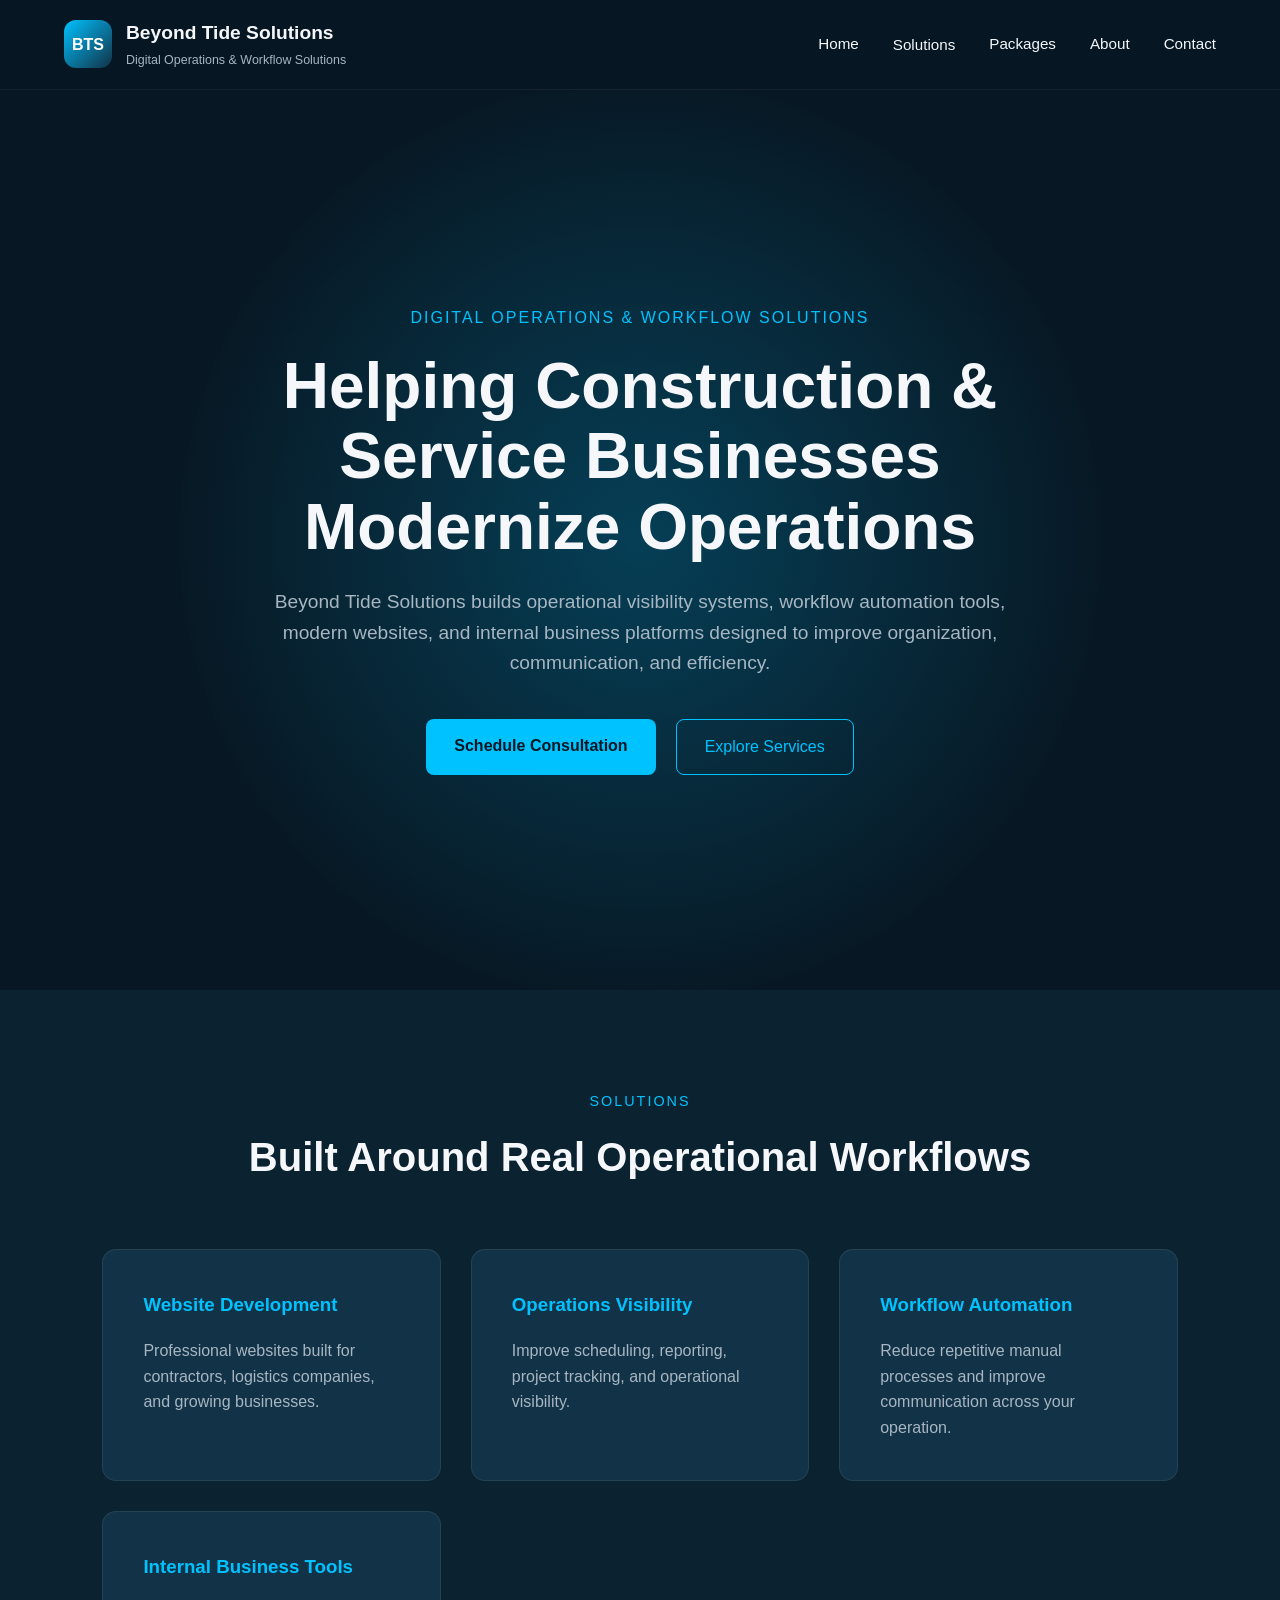
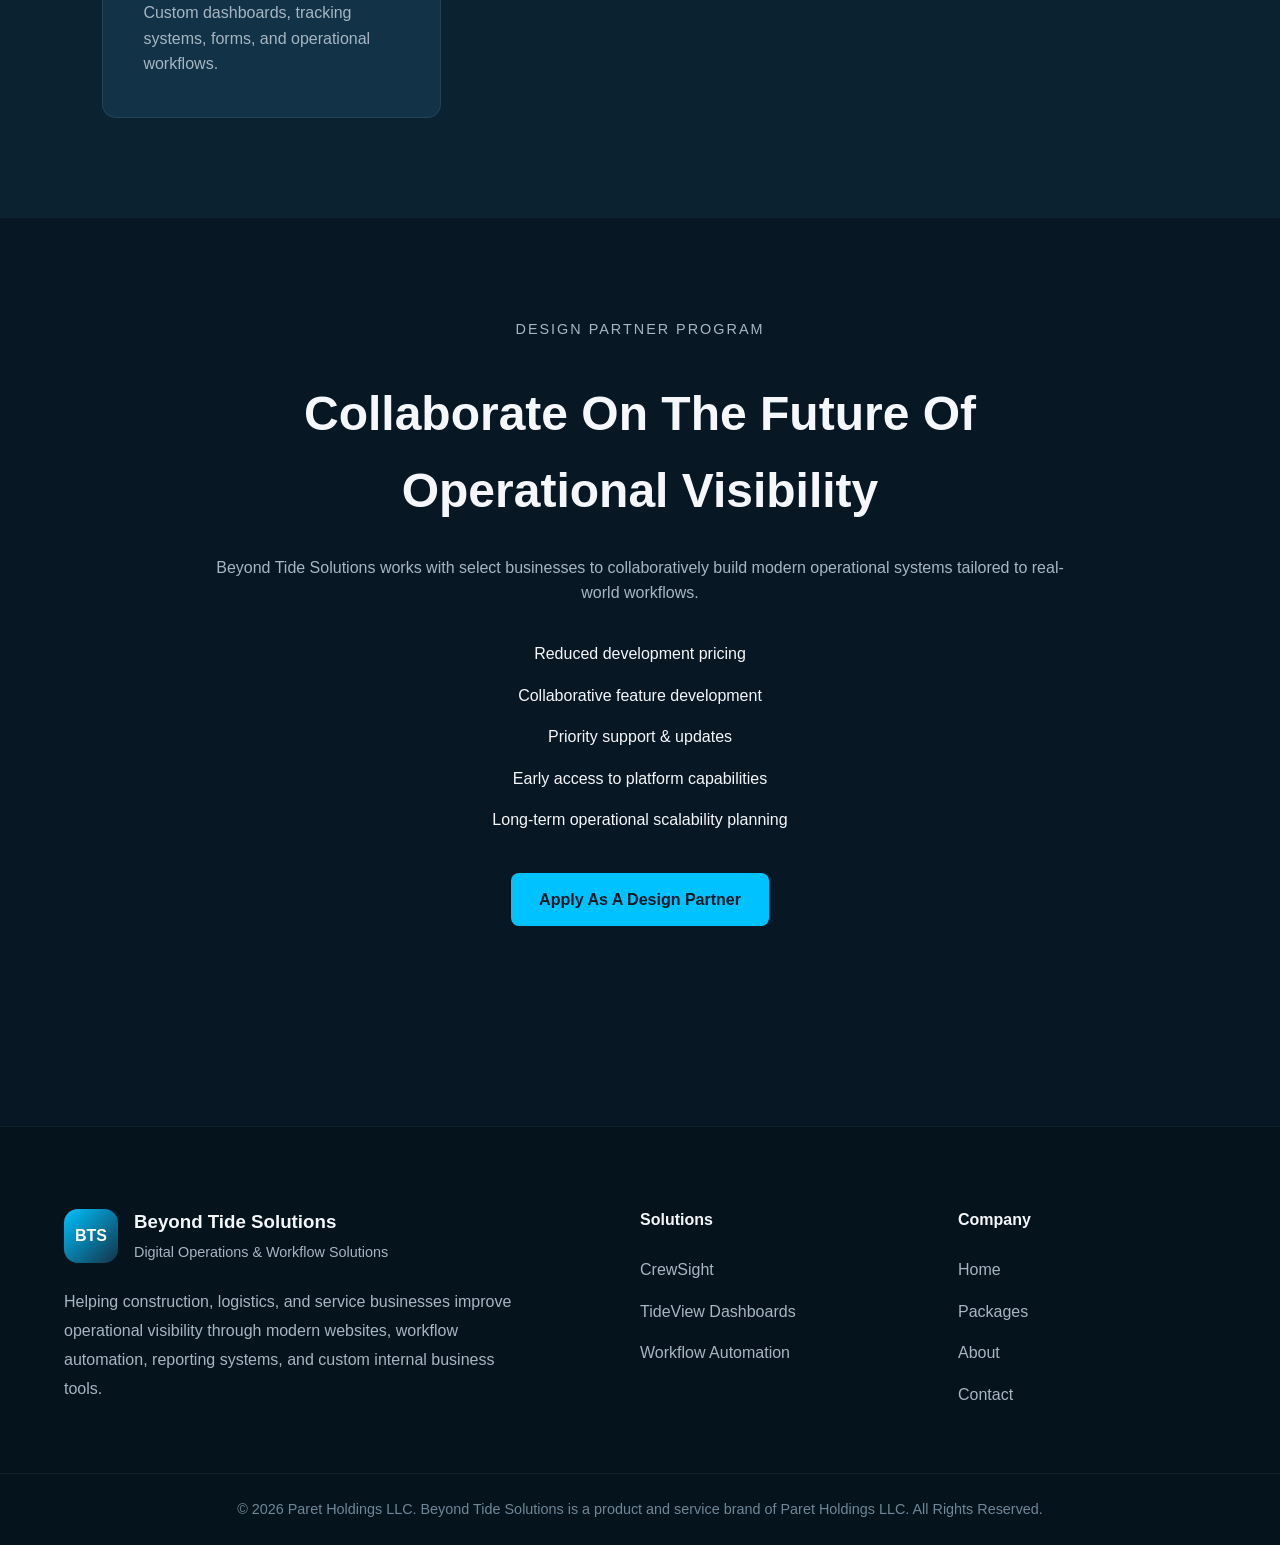
<file: index.html>
<!DOCTYPE html>
<html lang="en">
<head>
  <meta charset="UTF-8" />
  <meta name="viewport" content="width=device-width, initial-scale=1.0"/>

  <title>Beyond Tide Solutions</title>

  <link rel="stylesheet" href="assets/css/global.css">
  <link rel="stylesheet" href="assets/css/home.css">

<link rel="icon" type="image/png" href="assets/Folder.Images/favicon.png">

</head>
<body>

  <!-- Header Partial -->
  <div id="header"></div>

  

  <!-- HERO -->
  <section class="hero">

    <div class="hero-overlay"></div>

    <div class="hero-content">

      <p class="hero-tag">
        Digital Operations & Workflow Solutions
      </p>

      <h1>
        Helping Construction & Service Businesses Modernize Operations
      </h1>

      <p class="hero-description">
        Beyond Tide Solutions builds operational visibility systems,
        workflow automation tools, modern websites, and internal business
        platforms designed to improve organization, communication,
        and efficiency.
      </p>

      <div class="hero-buttons">
        <a href="/contact/" class="primary-btn">
          Schedule Consultation
        </a>

        <a href="solutions/crewsight/" class="secondary-btn">
          Explore Services
        </a>
      </div>

    </div>

  </section>

  <!-- SERVICES -->
  <section class="services-section">

    <div class="section-header">
      <p class="section-tag">Solutions</p>
      <h2>Built Around Real Operational Workflows</h2>
    </div>

    <div class="services-grid">

      <div class="service-card">
        <h3>Website Development</h3>
        <p>
          Professional websites built for contractors,
          logistics companies, and growing businesses.
        </p>
      </div>

      <div class="service-card">
        <h3>Operations Visibility</h3>
        <p>
          Improve scheduling, reporting, project tracking,
          and operational visibility.
        </p>
      </div>

      <div class="service-card">
        <h3>Workflow Automation</h3>
        <p>
          Reduce repetitive manual processes and improve
          communication across your operation.
        </p>
      </div>

      <div class="service-card">
        <h3>Internal Business Tools</h3>
        <p>
          Custom dashboards, tracking systems, forms,
          and operational workflows.
        </p>
      </div>

    </div>

  </section>

  <!-- DESIGN PARTNER -->
  <section class="partner-section">

    <div class="partner-content">

      <p class="section-tag">
        Design Partner Program
      </p>

      <h2>
        Collaborate On The Future Of Operational Visibility
      </h2>

      <p>
        Beyond Tide Solutions works with select businesses
        to collaboratively build modern operational systems
        tailored to real-world workflows.
      </p>

      <ul class="partner-list">
        <li>Reduced development pricing</li>
        <li>Collaborative feature development</li>
        <li>Priority support & updates</li>
        <li>Early access to platform capabilities</li>
        <li>Long-term operational scalability planning</li>
      </ul>

      <a href="/contact/" class="primary-btn">
        Apply As A Design Partner
      </a>

    </div>

  </section>

  <!-- FOOTER -->
  <div id="footer"></div>

  <script src="assets/JS/header-nav.js"></script>

</body>
</html>
</file>
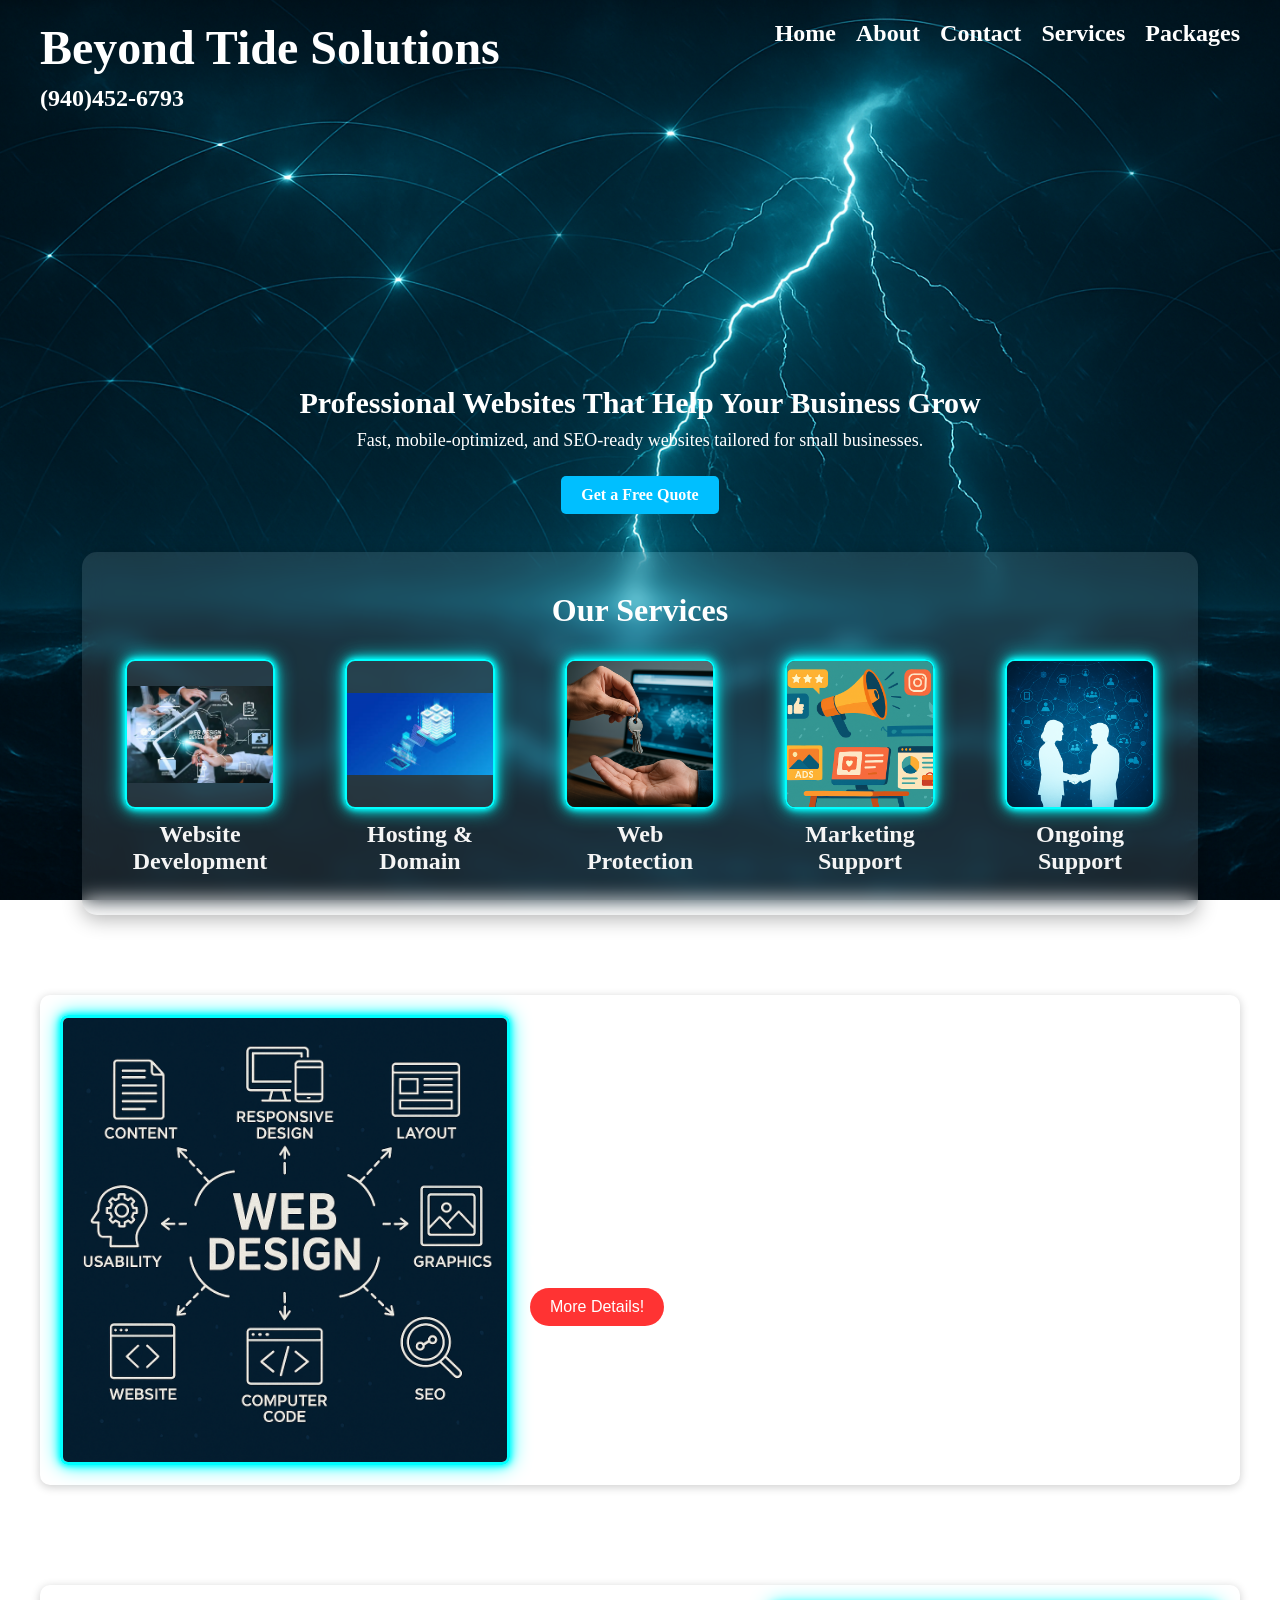
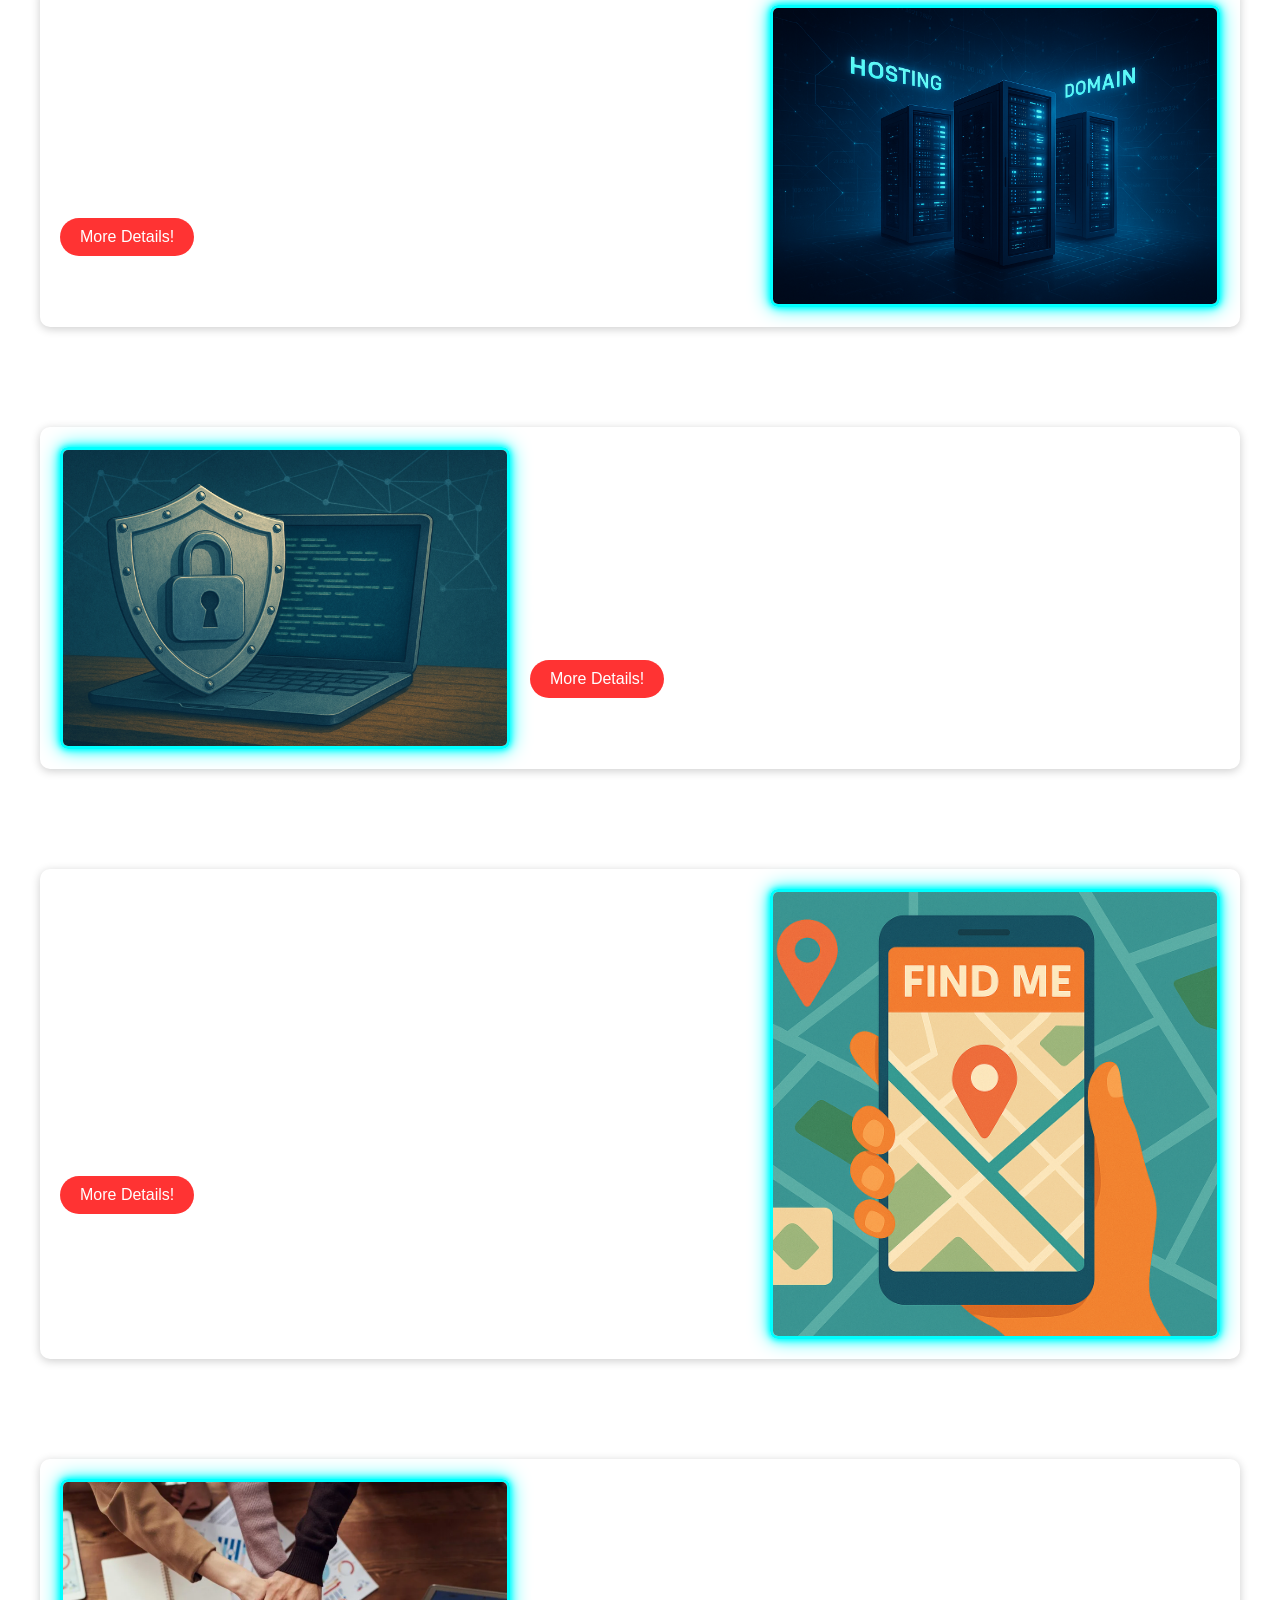
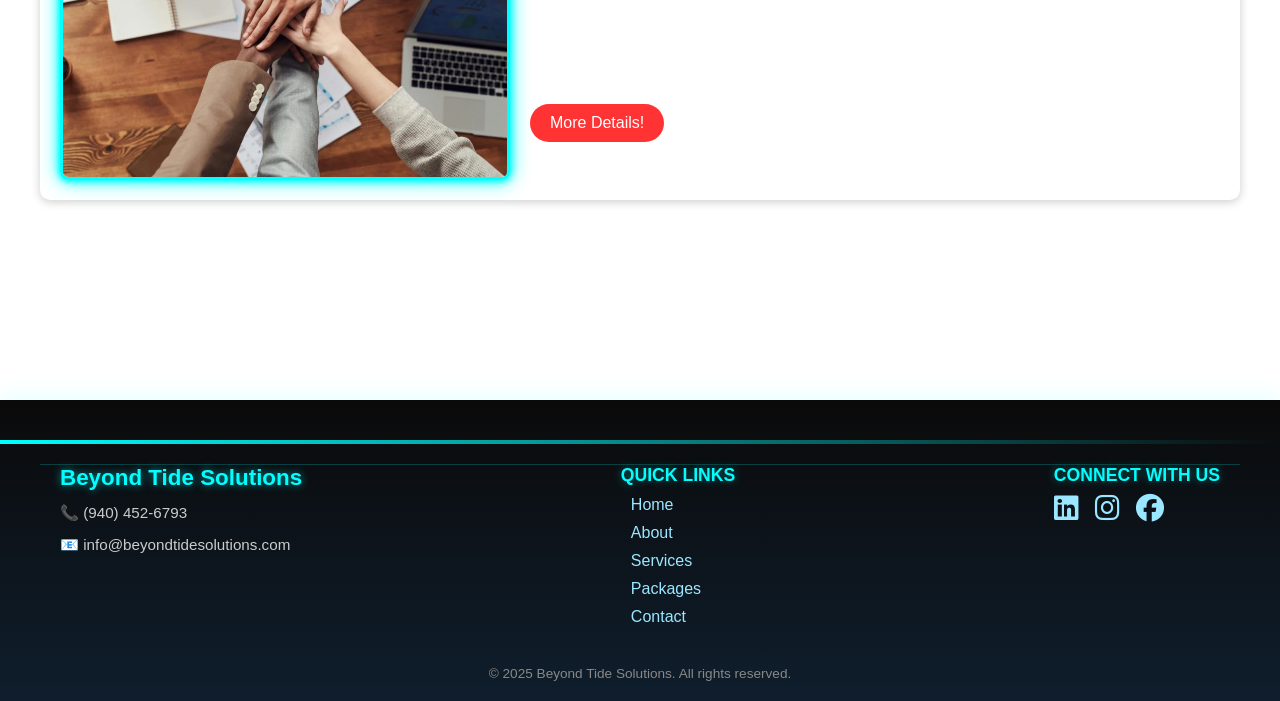
<file: Index.html>
<!DOCTYPE html>
<html lang="en">
<head>
  <meta charset="UTF-8" />
  <meta name="viewport" content="width=device-width, initial-scale=1.0"/>
  <title>Beyond Tide Solutions</title>
  <link rel="stylesheet" href="css/styles.css">
  <link rel="stylesheet" href="https://cdnjs.cloudflare.com/ajax/libs/font-awesome/6.5.0/css/all.min.css" />
</head>

<body>

  <!-- Header Section -->
  <header>                                  <!-- This is the top of the page with site name, nav menu, phone number, logo, etc. -->
    <div class="container">                 <!-- Box that holds the content (div=generic box & class="container"= this box has special styling -->
      <div class="header-left">
        <h1 id="header-title">Beyond Tide Solutions</h1>        <!-- h# is a heading and the size of heading-->
        <h2>(940)452-6793</h2>                <!-- h# is a heading and the size of heading-->
      </div>
      <div class="header-right">              
        <nav>
          <ul>                                <!-- <ul> = unordered list -->
            <li><a href="#">Home</a></li>     <!-- <a href="#"> = anchor link (a is for hyperlinks. & href="#" is a placeholder — it means “this link doesn’t go anywhere yet.”)-->
            <li><a href="about.html">About</a></li>    
            <li><a href="contact.html">Contact</a></li>    
            <li><a href="services.html">Services</a></li>    
            <li><a href="packages.html">Packages</a></li>   
          </ul>
        </nav>
      </div>
    </div>

    <!-- Spacer -->
     
    <div class="spacer"></div>

    <!--Call To Action-->
    <div class="hero-overlay">
      <div class="hero-content">
        <h2>Professional Websites That Help Your Business Grow</h2>
        <p>Fast, mobile-optimized, and SEO-ready websites tailored for small businesses.</p>
        <a href="#contact" class="cta-button">Get a Free Quote</a>
      </div>
    </div>

    <!-- Spacer -->
     
    <div class="spacer2"></div>



    <!-- Summary Icons Section -->

    <section class="service-overview blur-card fade-up">
      <h2>Our Services</h2>
      <div class="overview-icons">

    <a href="#website-dev" class="overview-icon">
      <div class="icon-wrapper">
        <img src="Folder.Images/Web_Design2.PNG" alt="Web_Design2">
      </div>
      <span>Website Development</span>
    </a>

    <a href="#hosting-domain" class="overview-icon">
      <div class="icon-wrapper">
        <img src="Folder.Images/Host_Domain2.png" alt="Host_Domain2">
      </div>
      <span>Hosting & Domain</span>
    </a>

    <a href="#web-protection" class="overview-icon">
      <div class="icon-wrapper">
        <img src="Folder.Images/web_Protection2.png" alt="web_Protection2">
      </div>
      <span>Web Protection</span>
    </a>

    <a href="#marketing-support" class="overview-icon">
      <div class="icon-wrapper">
        <img src="Folder.Images/marketing_support2.png" alt="marketing_support2">
      </div>
      <span>Marketing Support</span>
    </a>

    <a href="#ongoing-support" class="overview-icon">
      <div class="icon-wrapper">
        <img src="Folder.Images/Support2.png" alt="Support2">
      </div>
      <span>Ongoing Support</span>
    </a>

  </div>
</section>


    <!-- Website Development Section -->

    <div class="services-container">
      <div class="service-box">
        <img src="Folder.Images/Web_Design1.png" alt="Service Image">
        <div class="service-content">
          <h2>Website Development</h2>
          <p>We use professionally designed templates from top-tier providers to create sleek, modern websites that fit your business.</p>
          <button class="btn">More Details!</button>
        </div>
      </div>


      <!-- Hosting & Domain Section -->

      <div class="service-box reverse">
        <img src="Folder.Images/Host_Domain1.png" alt="Host_Domain1">
        <div class="service-content">
          <h2>Hosting & Domain</h2>
          <p>We handle all the technical stuff pertaining to secure hosting & domain registration, so you don’t have to! Reliable uptime, fast loading speeds, and your own branded web address.</p>
          <button class="btn">More Details!</button>
        </div>
      </div>

      <!-- Web protection Section -->

      <div class="service-box">
        <img src="Folder.Images/web_Protection1.png" alt="web_Protection1">
        <div class="service-content">
          <h2>Website Protection</h2>
          <p>Protect your site and your visitors with built-in security features like SSL encryption, firewalls, and regular updates. Peace of mind, built in from the start.

            </p>
          <button class="btn">More Details!</button>
        </div>
      </div>

      <!-- Marketing Support -->

      <div class="service-box reverse">
        <img src="Folder.Images/marketing_support1.png" alt="marketing_support1">
        <div class="service-content">
          <h2>Grow Your Reach</h2>
          <p>Let people know you exist! From SEO to social media and email campaigns, we help you reach your audience and grow your presence online with smart, simple strategies.

            </p>
          <button class="btn">More Details!</button>
        </div>
      </div>

      <!-- Ongoing Support -->

      <div class="service-box">
        <img src="Folder.Images/Support1.PNG" alt="Support1">
        <div class="service-content">
          <h2>Ongoing Support</h2>
          <p>Our ongoing support will be the glue to keep everything together! We will be available to take in recommendations, make updates, and review opportunities to improve. BTS is here for our clients to help them grow digitally!
            </p>
          <button class="btn">More Details!</button>
        </div>
      </div>


    </div>


  </header>

  <footer class="site-footer">
    <div class="container footer-container">

      <div class="footer-left">
        <h3>Beyond Tide Solutions</h3>
        <p>📞 (940) 452-6793</p>
        <p>📧 info@beyondtidesolutions.com</p>
      </div>

      <div class="footer-center">
        <h4>Quick Links</h4>
        <ul>
          <li><a href="Index.html">Home</a></li>
          <li><a href="about.html">About</a></li>
          <li><a href="services.html">Services</a></li>
          <li><a href="packages.html">Packages</a></li>
          <li><a href="contact.html">Contact</a></li>
        </ul>
      </div>

      <div class="footer-right">
        <h4>Connect With Us</h4>
        <div class="social-icons">
          <a href="https://linkedin.com/in/charleseparet" target="_blank" aria-label="LinkedIn">
            <i class="fab fa-linkedin fa-lg"></i>
          </a>
          <a href="https://instagram.com" target="_blank" aria-label="Instagram">
            <i class="fab fa-instagram fa-lg"></i>
          </a>
          <a href="https://facebook.com" target="_blank" aria-label="Facebook">
            <i class="fab fa-facebook fa-lg"></i>
          </a>
        </div>
      </div>

    </div>

    <div class="footer-bottom">
      <p>&copy; 2025 Beyond Tide Solutions. All rights reserved.</p>
    </div>
  </footer>


</body>

</html>
</file>
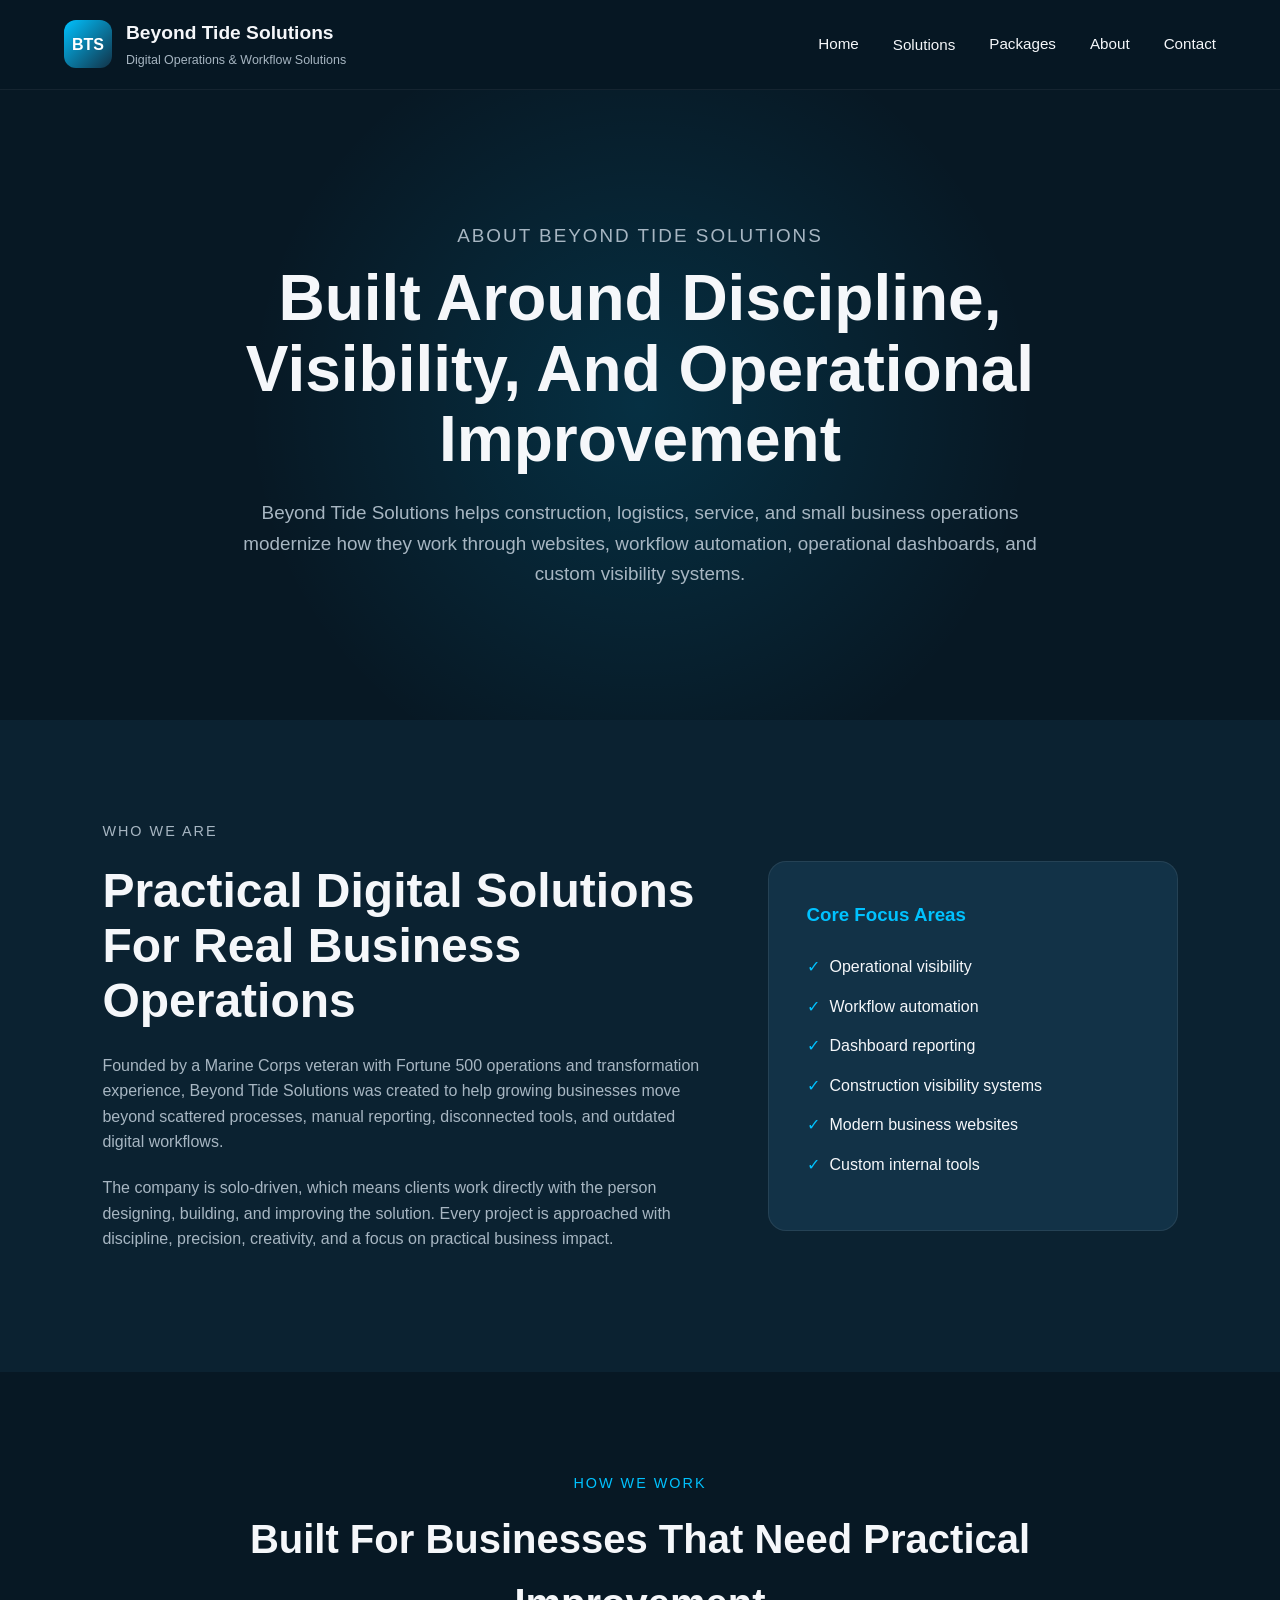
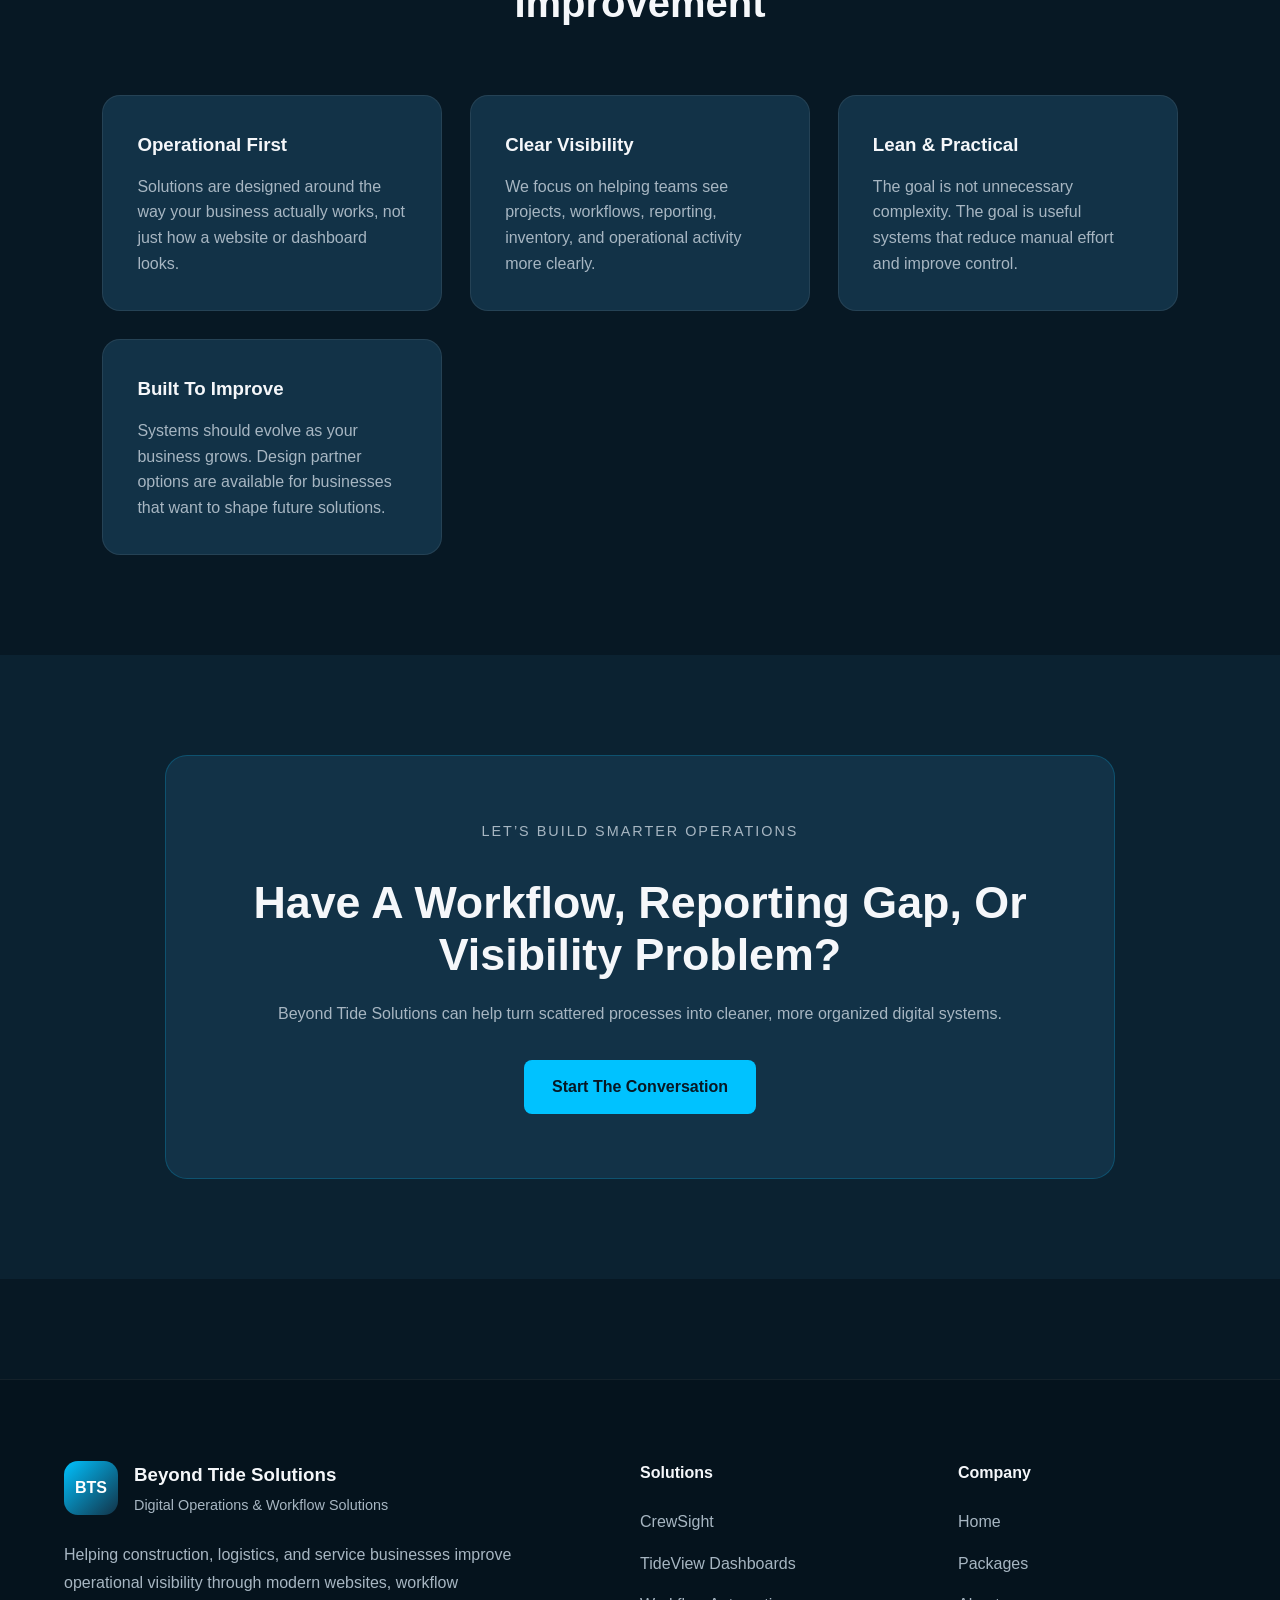
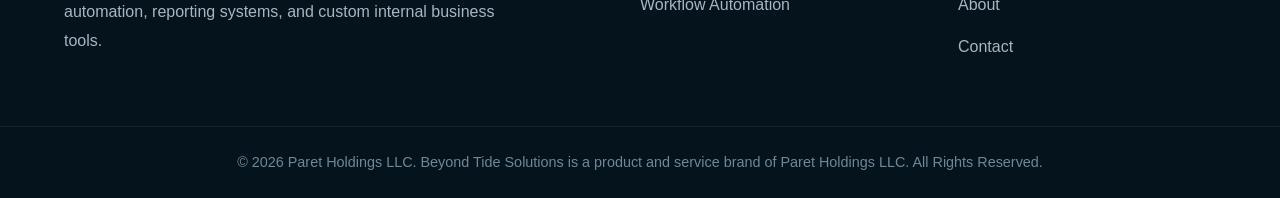
<file: about/index.html>
<!DOCTYPE html>
<html lang="en">
<head>
  <meta charset="UTF-8" />
  <meta name="viewport" content="width=device-width, initial-scale=1.0" />

  <title>About | Beyond Tide Solutions</title>

  <link rel="stylesheet" href="../assets/css/global.css">
  <link rel="stylesheet" href="../assets/css/about.css">

  <link rel="icon" type="image/png" href="../assets/Folder.Images/favicon.png">

</head>
<body>

  <div id="header"></div>

  <main>

    <section class="about-hero">
      <div class="about-hero-content">
        <p class="section-tag">About Beyond Tide Solutions</p>

        <h1>Built Around Discipline, Visibility, And Operational Improvement</h1>

        <p>
          Beyond Tide Solutions helps construction, logistics, service, and small business operations
          modernize how they work through websites, workflow automation, operational dashboards,
          and custom visibility systems.
        </p>
      </div>
    </section>

    <section class="who-section">
      <div class="who-container">

        <div class="who-text">
          <p class="section-tag">Who We Are</p>

          <h2>Practical Digital Solutions For Real Business Operations</h2>

          <p>
            Founded by a Marine Corps veteran with Fortune 500 operations and transformation experience,
            Beyond Tide Solutions was created to help growing businesses move beyond scattered processes,
            manual reporting, disconnected tools, and outdated digital workflows.
          </p>

          <p>
            The company is solo-driven, which means clients work directly with the person designing,
            building, and improving the solution. Every project is approached with discipline, precision,
            creativity, and a focus on practical business impact.
          </p>
        </div>

        <div class="who-card">
          <h3>Core Focus Areas</h3>

          <ul>
            <li>Operational visibility</li>
            <li>Workflow automation</li>
            <li>Dashboard reporting</li>
            <li>Construction visibility systems</li>
            <li>Modern business websites</li>
            <li>Custom internal tools</li>
          </ul>
        </div>

      </div>
    </section>

    <section class="values-section">
      <div class="section-header">
        <p class="section-tag">How We Work</p>
        <h2>Built For Businesses That Need Practical Improvement</h2>
      </div>

      <div class="values-grid">

        <div class="value-card">
          <h3>Operational First</h3>
          <p>
            Solutions are designed around the way your business actually works,
            not just how a website or dashboard looks.
          </p>
        </div>

        <div class="value-card">
          <h3>Clear Visibility</h3>
          <p>
            We focus on helping teams see projects, workflows, reporting,
            inventory, and operational activity more clearly.
          </p>
        </div>

        <div class="value-card">
          <h3>Lean & Practical</h3>
          <p>
            The goal is not unnecessary complexity. The goal is useful systems
            that reduce manual effort and improve control.
          </p>
        </div>

        <div class="value-card">
          <h3>Built To Improve</h3>
          <p>
            Systems should evolve as your business grows. Design partner options
            are available for businesses that want to shape future solutions.
          </p>
        </div>

      </div>
    </section>

    <section class="about-cta">
      <div class="cta-box">
        <p class="section-tag">Let’s Build Smarter Operations</p>

        <h2>Have A Workflow, Reporting Gap, Or Visibility Problem?</h2>

        <p>
          Beyond Tide Solutions can help turn scattered processes into cleaner,
          more organized digital systems.
        </p>

        <a href="../contact/" class="primary-btn">Start The Conversation</a>
      </div>
    </section>

  </main>

  <div id="footer"></div>

  <script src="../assets/JS/header-nav.js"></script>
  <script src="../assets/JS/about.js"></script>

</body>
</html>
</file>
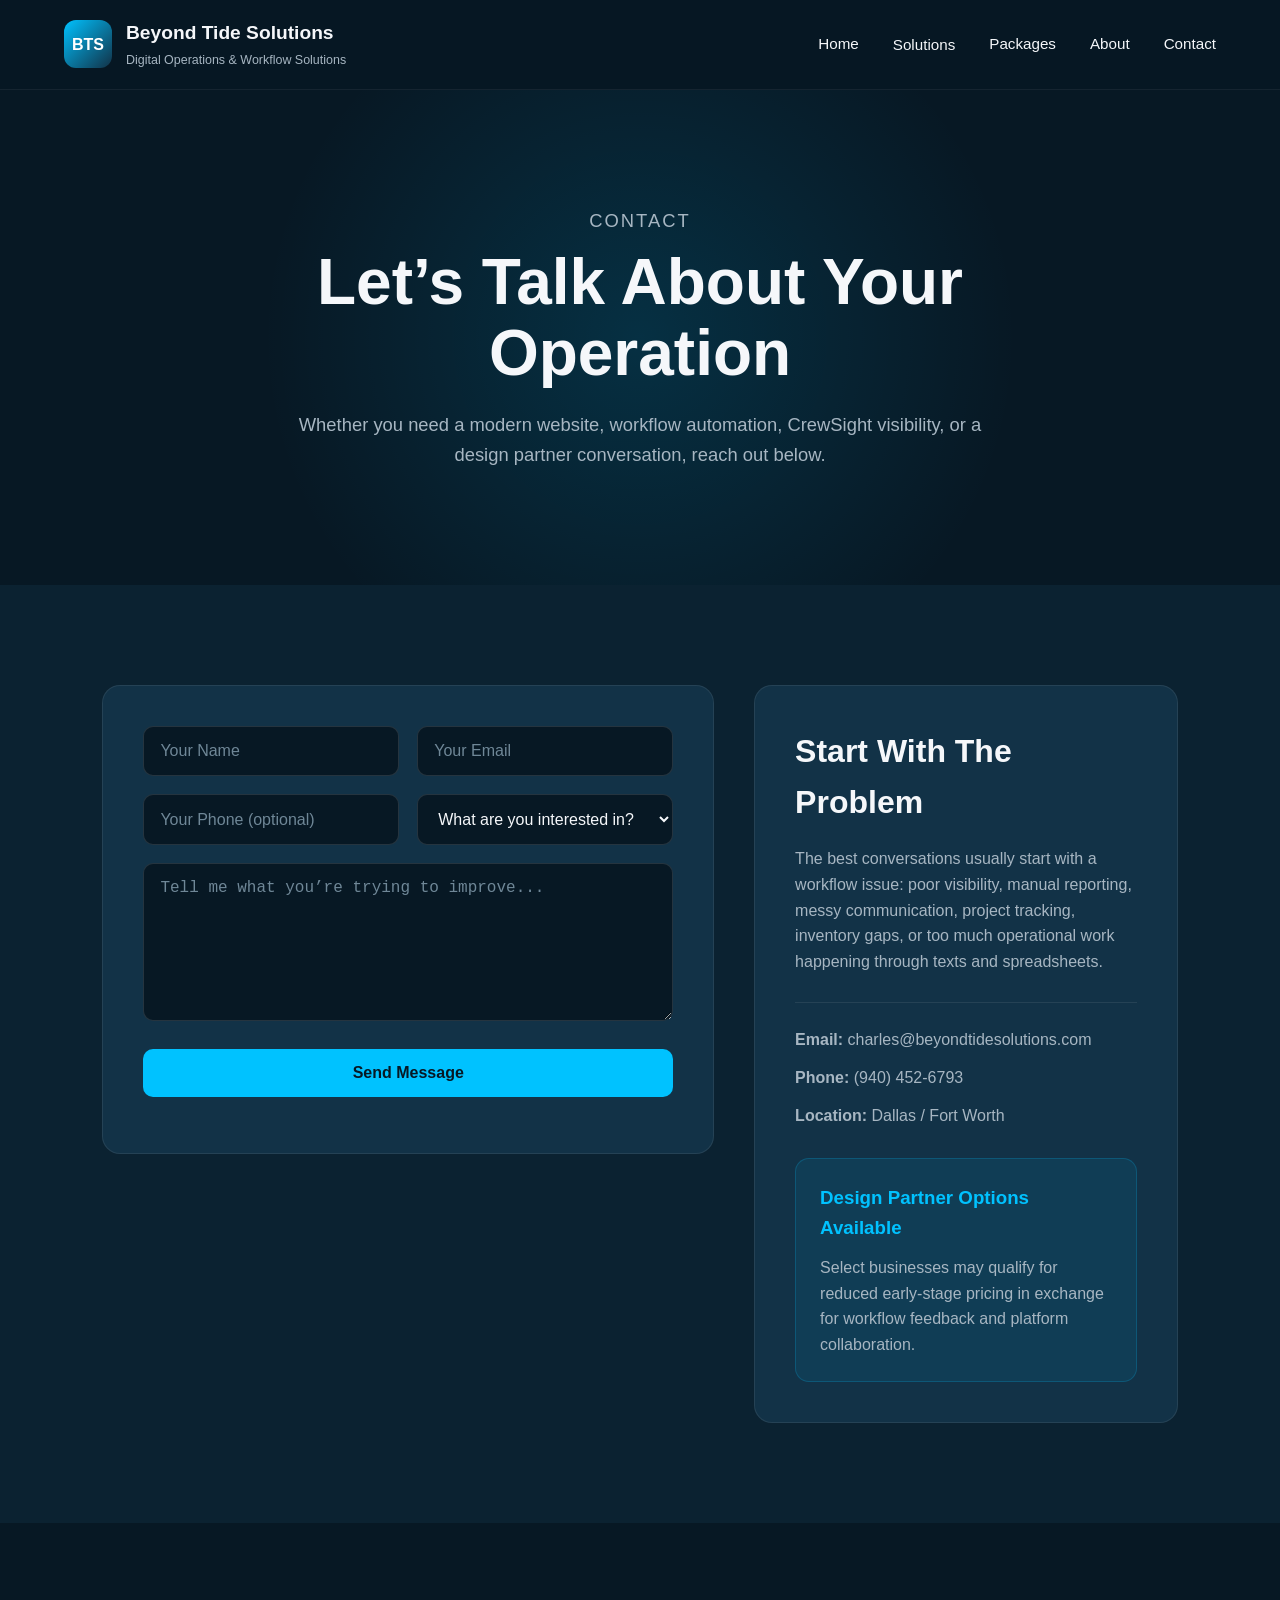
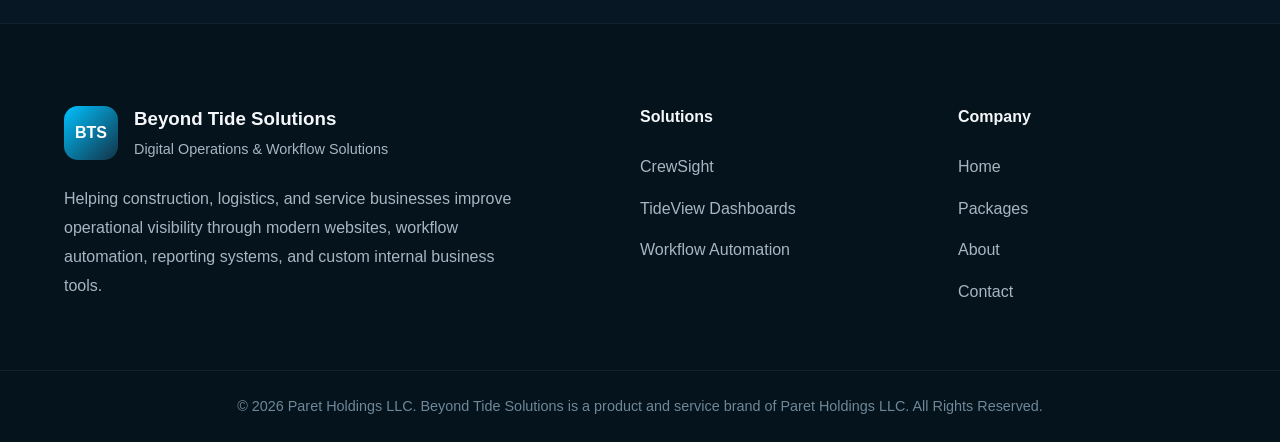
<file: contact/index.html>
<!DOCTYPE html>
<html lang="en">
<head>
  <meta charset="UTF-8" />
  <meta name="viewport" content="width=device-width, initial-scale=1.0"/>

  <title>Contact | Beyond Tide Solutions</title>

<link rel="stylesheet" href="../assets/css/global.css">
<link rel="stylesheet" href="../assets/css/contact.css">

  <link rel="icon" type="image/png" href="../assets/Folder.Images/favicon.png">

</head>
<body>

  <div id="header"></div>

  <main>
    <section class="contact-hero">
      <div class="contact-hero-content">
        <p class="section-tag">Contact</p>

        <h1>Let’s Talk About Your Operation</h1>

        <p>
          Whether you need a modern website, workflow automation, CrewSight visibility,
          or a design partner conversation, reach out below.
        </p>
      </div>
    </section>

    <section class="contact-section">
      <div class="contact-container">

        <form id="contact-form" class="contact-form">
          <input type="hidden" name="access_key" value="a628c674-8718-4175-96ea-2d57fe9a3811" />
          <input type="hidden" name="subject" value="New Inquiry - Beyond Tide Solutions" />
          <input type="hidden" name="from_name" value="Beyond Tide Solutions Website" />

          <div class="form-row">
            <input type="text" name="name" placeholder="Your Name" required />
            <input type="email" name="email" placeholder="Your Email" required />
          </div>

          <div class="form-row">
            <input type="tel" name="phone" placeholder="Your Phone (optional)" />

            <select name="inquiry_type" required>
              <option value="">What are you interested in?</option>
              <option value="CrewSight Construction Visibility">CrewSight Construction Visibility</option>
              <option value="Workflow Automation">Workflow Automation</option>
              <option value="Reporting Dashboards">Reporting Dashboards</option>
              <option value="Website / Digital Presence">Website / Digital Presence</option>
              <option value="Design Partner Program">Design Partner Program</option>
              <option value="Other">Other</option>
            </select>
          </div>

          <textarea name="message" placeholder="Tell me what you’re trying to improve..." rows="7" required></textarea>

          <button type="submit">Send Message</button>

          <p id="form-status"></p>
        </form>

        <div class="contact-info">
          <h2>Start With The Problem</h2>

          <p>
            The best conversations usually start with a workflow issue:
            poor visibility, manual reporting, messy communication, project tracking,
            inventory gaps, or too much operational work happening through texts and spreadsheets.
          </p>

          <div class="contact-details">
            <p><strong>Email:</strong> charles@beyondtidesolutions.com</p>
            <p><strong>Phone:</strong> (940) 452-6793</p>
            <p><strong>Location:</strong> Dallas / Fort Worth</p>
          </div>

          <div class="design-partner-mini">
            <h3>Design Partner Options Available</h3>
            <p>
              Select businesses may qualify for reduced early-stage pricing
              in exchange for workflow feedback and platform collaboration.
            </p>
          </div>
        </div>

      </div>
    </section>
  </main>

  <div id="footer"></div>

  <script src="../assets/JS/header-nav.js"></script>
  <script src="../assets/JS/contact.js"></script>

</body>
</html>
</file>
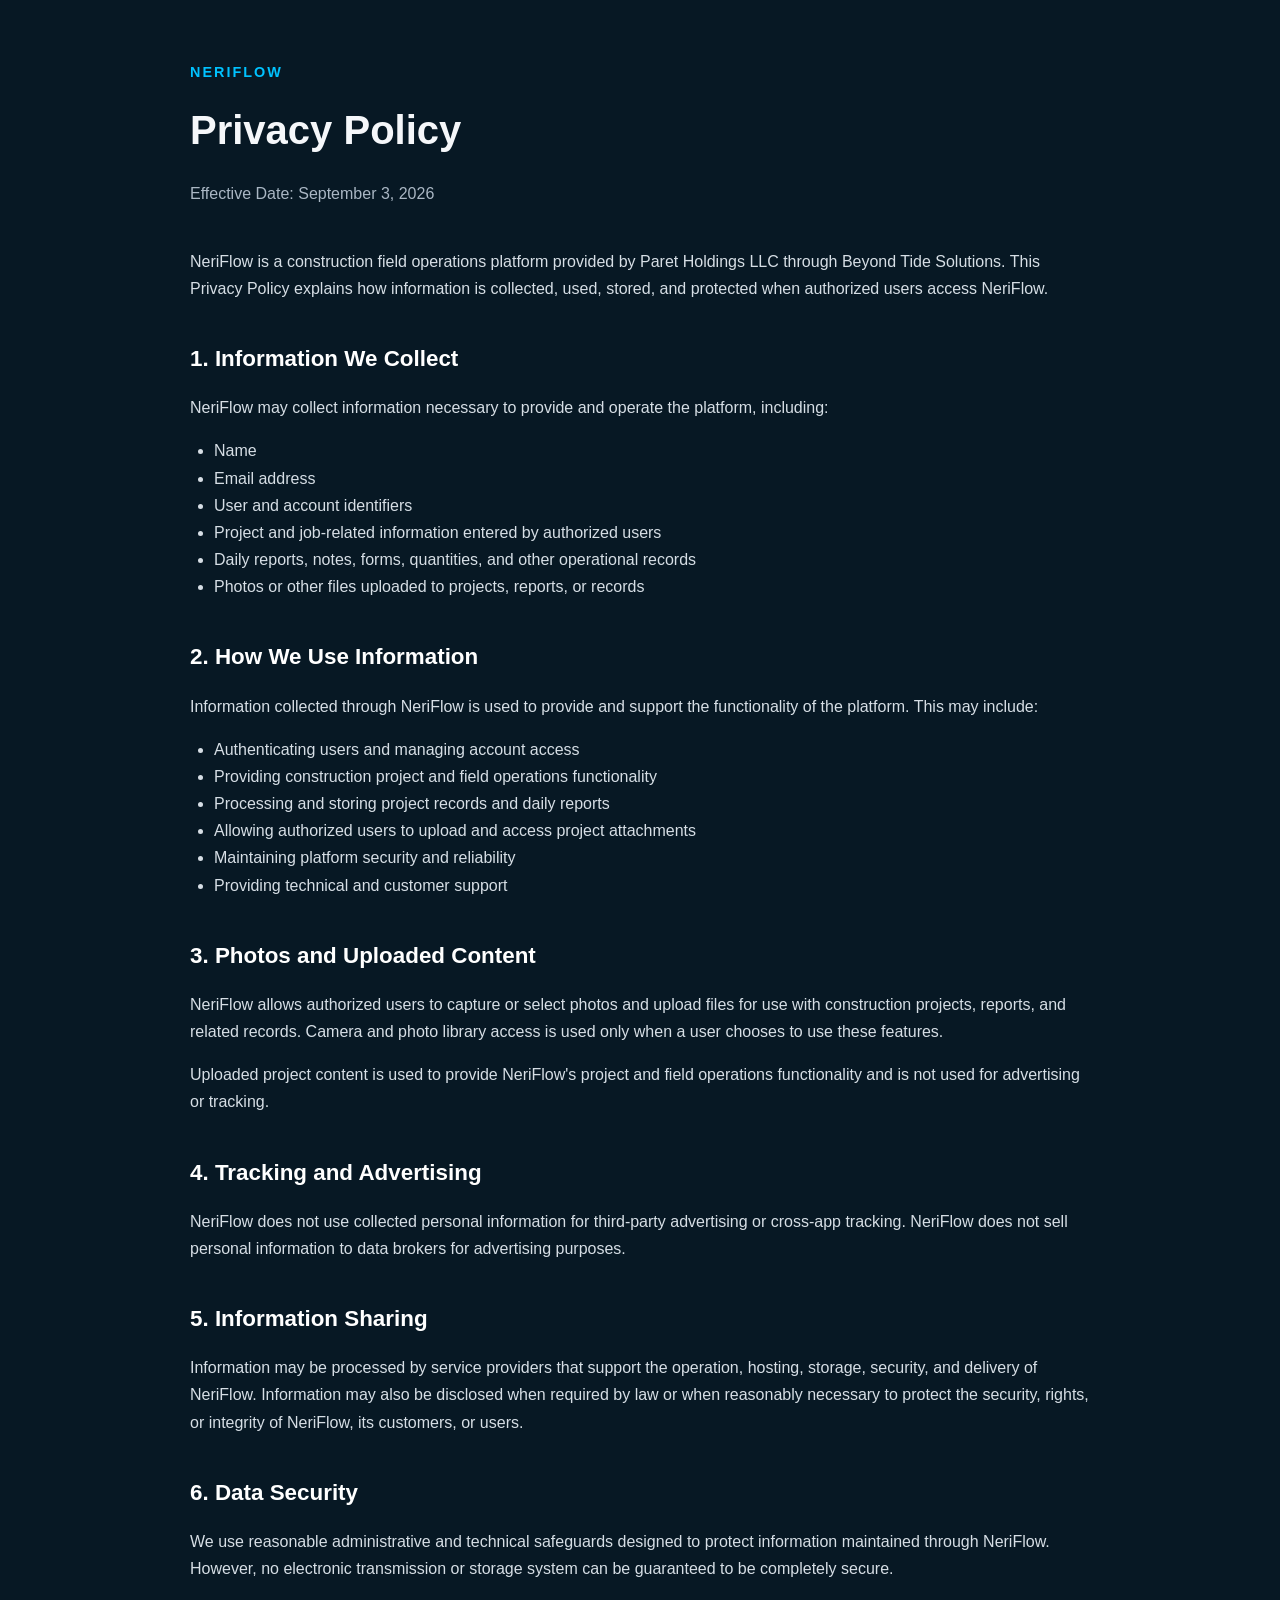
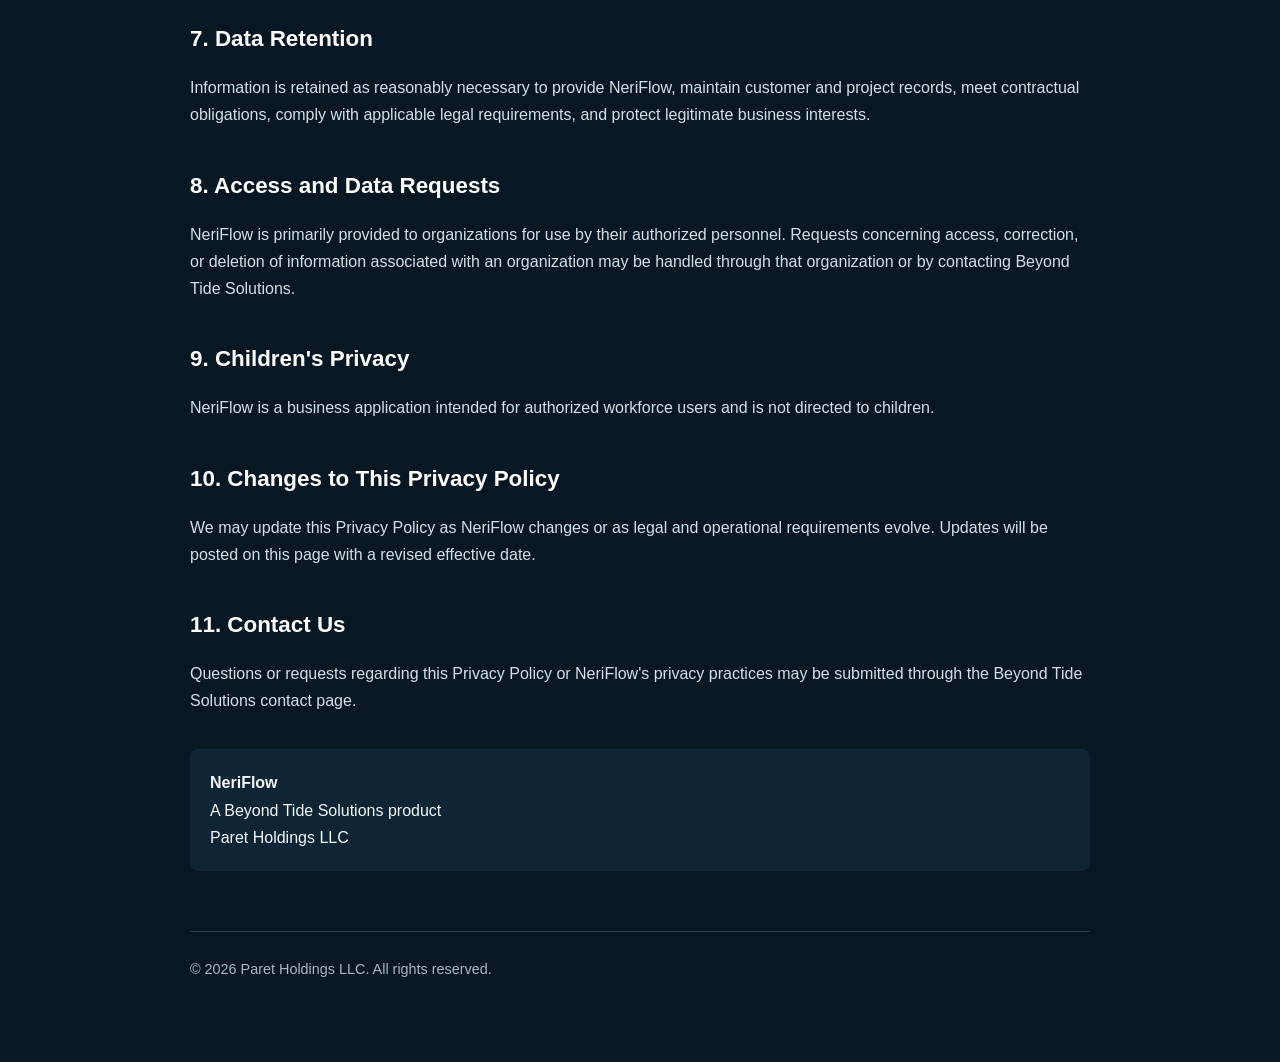
<file: neriflow-privacy/index.html>
<!DOCTYPE html>
<html lang="en">
<head>
  <meta charset="UTF-8">
  <meta name="viewport" content="width=device-width, initial-scale=1.0">

  <title>NeriFlow Privacy Policy | Beyond Tide Solutions</title>

  <meta
    name="description"
    content="Privacy Policy for the NeriFlow construction field operations platform."
  >

  <style>
    * {
      box-sizing: border-box;
    }

    body {
      margin: 0;
      font-family: Arial, Helvetica, sans-serif;
      background: #071824;
      color: #F5F7FA;
      line-height: 1.7;
    }

    .container {
      width: min(900px, 90%);
      margin: 0 auto;
      padding: 60px 0 80px;
    }

    .brand {
      color: #00C2FF;
      font-size: 0.9rem;
      font-weight: 700;
      letter-spacing: 2px;
      text-transform: uppercase;
      margin-bottom: 12px;
    }

    h1 {
      margin: 0 0 10px;
      font-size: 2.5rem;
    }

    .effective-date {
      color: #AAB7C4;
      margin-bottom: 40px;
    }

    h2 {
      margin-top: 38px;
      margin-bottom: 12px;
      font-size: 1.4rem;
      color: #FFFFFF;
    }

    p,
    li {
      color: #D6DEE5;
    }

    ul {
      padding-left: 24px;
    }

    a {
      color: #00C2FF;
    }

    .notice {
      margin-top: 35px;
      padding: 20px;
      background: #0D2534;
      border-radius: 8px;
    }

    footer {
      margin-top: 60px;
      padding-top: 25px;
      border-top: 1px solid #28404F;
      color: #AAB7C4;
      font-size: 0.9rem;
    }
  </style>
</head>

<body>

  <main class="container">

    <div class="brand">NeriFlow</div>

    <h1>Privacy Policy</h1>

    <p class="effective-date">
      Effective Date: September 3, 2026
    </p>

    <p>
      NeriFlow is a construction field operations platform provided by
      Paret Holdings LLC through Beyond Tide Solutions. This Privacy Policy
      explains how information is collected, used, stored, and protected
      when authorized users access NeriFlow.
    </p>

    <h2>1. Information We Collect</h2>

    <p>
      NeriFlow may collect information necessary to provide and operate the
      platform, including:
    </p>

    <ul>
      <li>Name</li>
      <li>Email address</li>
      <li>User and account identifiers</li>
      <li>Project and job-related information entered by authorized users</li>
      <li>Daily reports, notes, forms, quantities, and other operational records</li>
      <li>Photos or other files uploaded to projects, reports, or records</li>
    </ul>

    <h2>2. How We Use Information</h2>

    <p>
      Information collected through NeriFlow is used to provide and support
      the functionality of the platform. This may include:
    </p>

    <ul>
      <li>Authenticating users and managing account access</li>
      <li>Providing construction project and field operations functionality</li>
      <li>Processing and storing project records and daily reports</li>
      <li>Allowing authorized users to upload and access project attachments</li>
      <li>Maintaining platform security and reliability</li>
      <li>Providing technical and customer support</li>
    </ul>

    <h2>3. Photos and Uploaded Content</h2>

    <p>
      NeriFlow allows authorized users to capture or select photos and upload
      files for use with construction projects, reports, and related records.
      Camera and photo library access is used only when a user chooses to use
      these features.
    </p>

    <p>
      Uploaded project content is used to provide NeriFlow's project and field
      operations functionality and is not used for advertising or tracking.
    </p>

    <h2>4. Tracking and Advertising</h2>

    <p>
      NeriFlow does not use collected personal information for third-party
      advertising or cross-app tracking. NeriFlow does not sell personal
      information to data brokers for advertising purposes.
    </p>

    <h2>5. Information Sharing</h2>

    <p>
      Information may be processed by service providers that support the
      operation, hosting, storage, security, and delivery of NeriFlow.
      Information may also be disclosed when required by law or when reasonably
      necessary to protect the security, rights, or integrity of NeriFlow,
      its customers, or users.
    </p>

    <h2>6. Data Security</h2>

    <p>
      We use reasonable administrative and technical safeguards designed to
      protect information maintained through NeriFlow. However, no electronic
      transmission or storage system can be guaranteed to be completely secure.
    </p>

    <h2>7. Data Retention</h2>

    <p>
      Information is retained as reasonably necessary to provide NeriFlow,
      maintain customer and project records, meet contractual obligations,
      comply with applicable legal requirements, and protect legitimate
      business interests.
    </p>

    <h2>8. Access and Data Requests</h2>

    <p>
      NeriFlow is primarily provided to organizations for use by their
      authorized personnel. Requests concerning access, correction, or deletion
      of information associated with an organization may be handled through
      that organization or by contacting Beyond Tide Solutions.
    </p>

    <h2>9. Children's Privacy</h2>

    <p>
      NeriFlow is a business application intended for authorized workforce
      users and is not directed to children.
    </p>

    <h2>10. Changes to This Privacy Policy</h2>

    <p>
      We may update this Privacy Policy as NeriFlow changes or as legal and
      operational requirements evolve. Updates will be posted on this page
      with a revised effective date.
    </p>

    <h2>11. Contact Us</h2>

    <p>
      Questions or requests regarding this Privacy Policy or NeriFlow's
      privacy practices may be submitted through the Beyond Tide Solutions
      contact page.
    </p>

    <div class="notice">
      <strong>NeriFlow</strong><br>
      A Beyond Tide Solutions product<br>
      Paret Holdings LLC
    </div>

    <footer>
      &copy; 2026 Paret Holdings LLC. All rights reserved.
    </footer>

  </main>

</body>
</html>
</file>
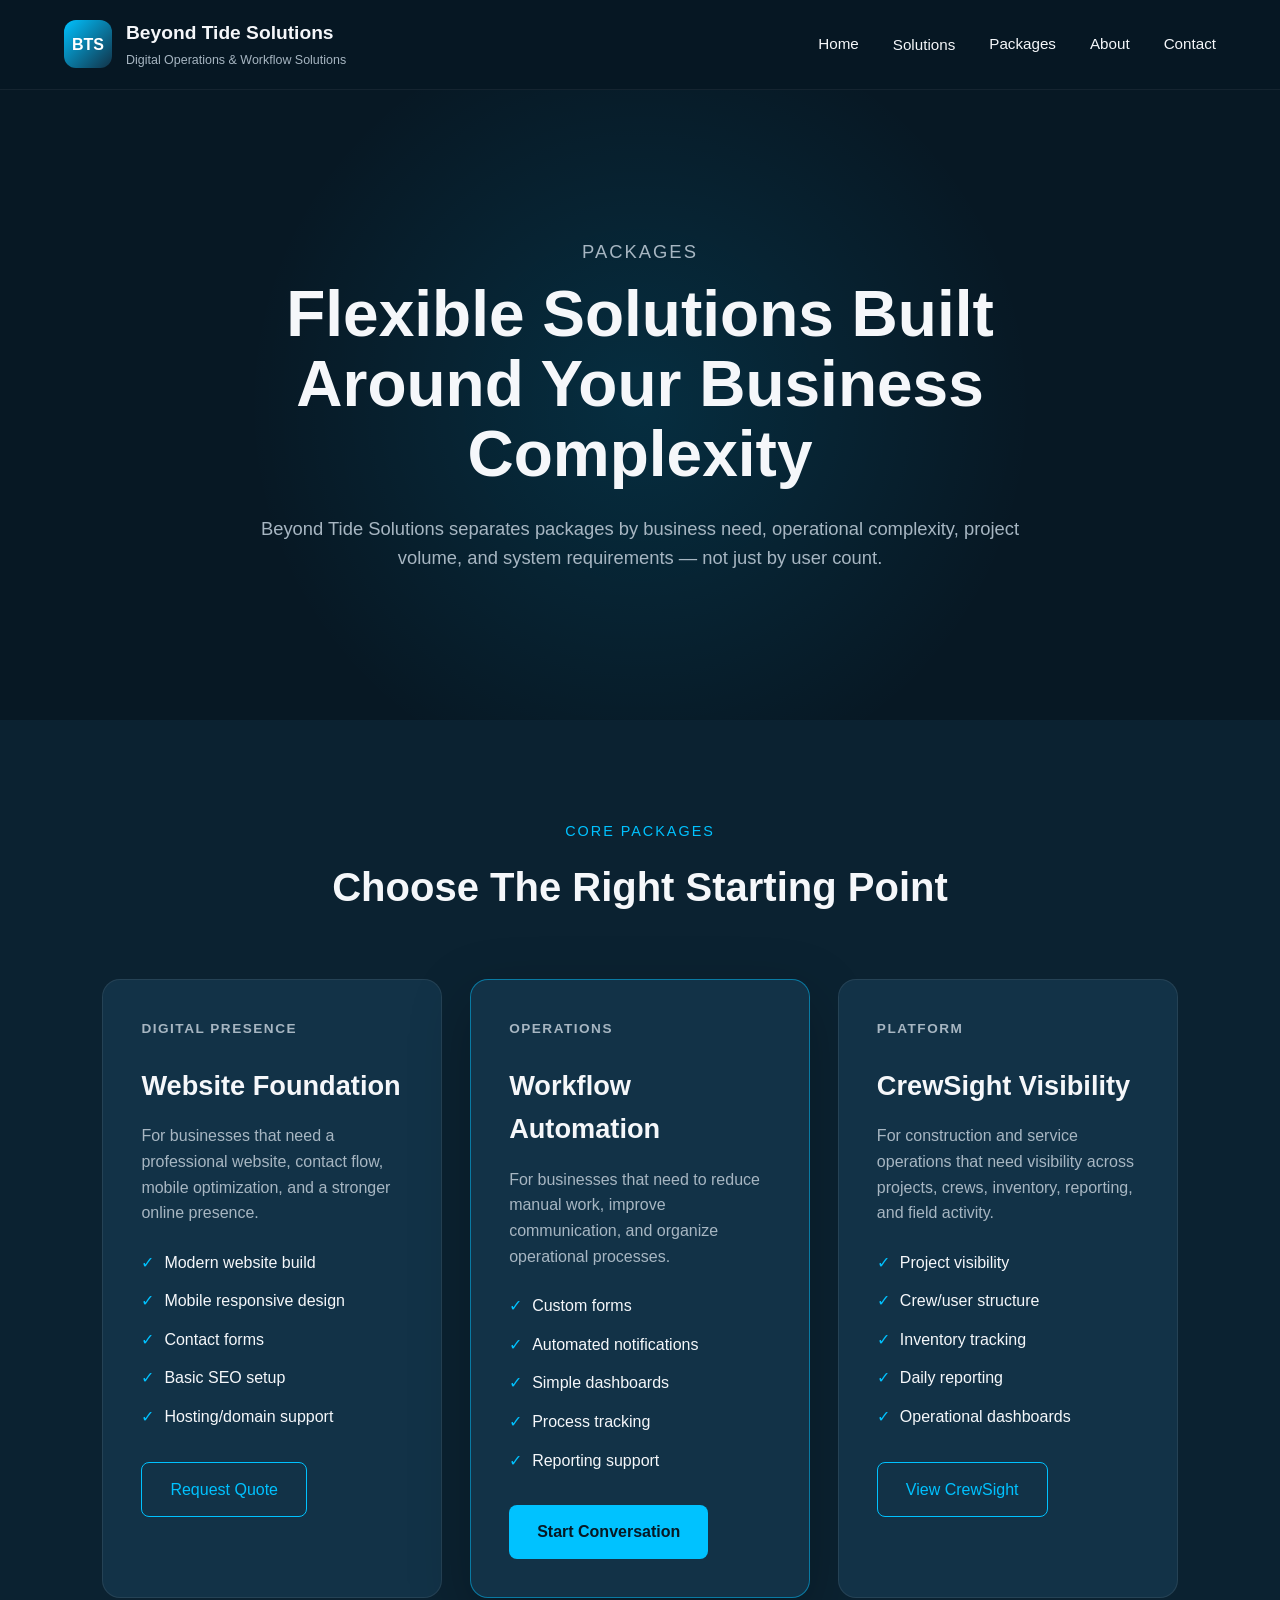
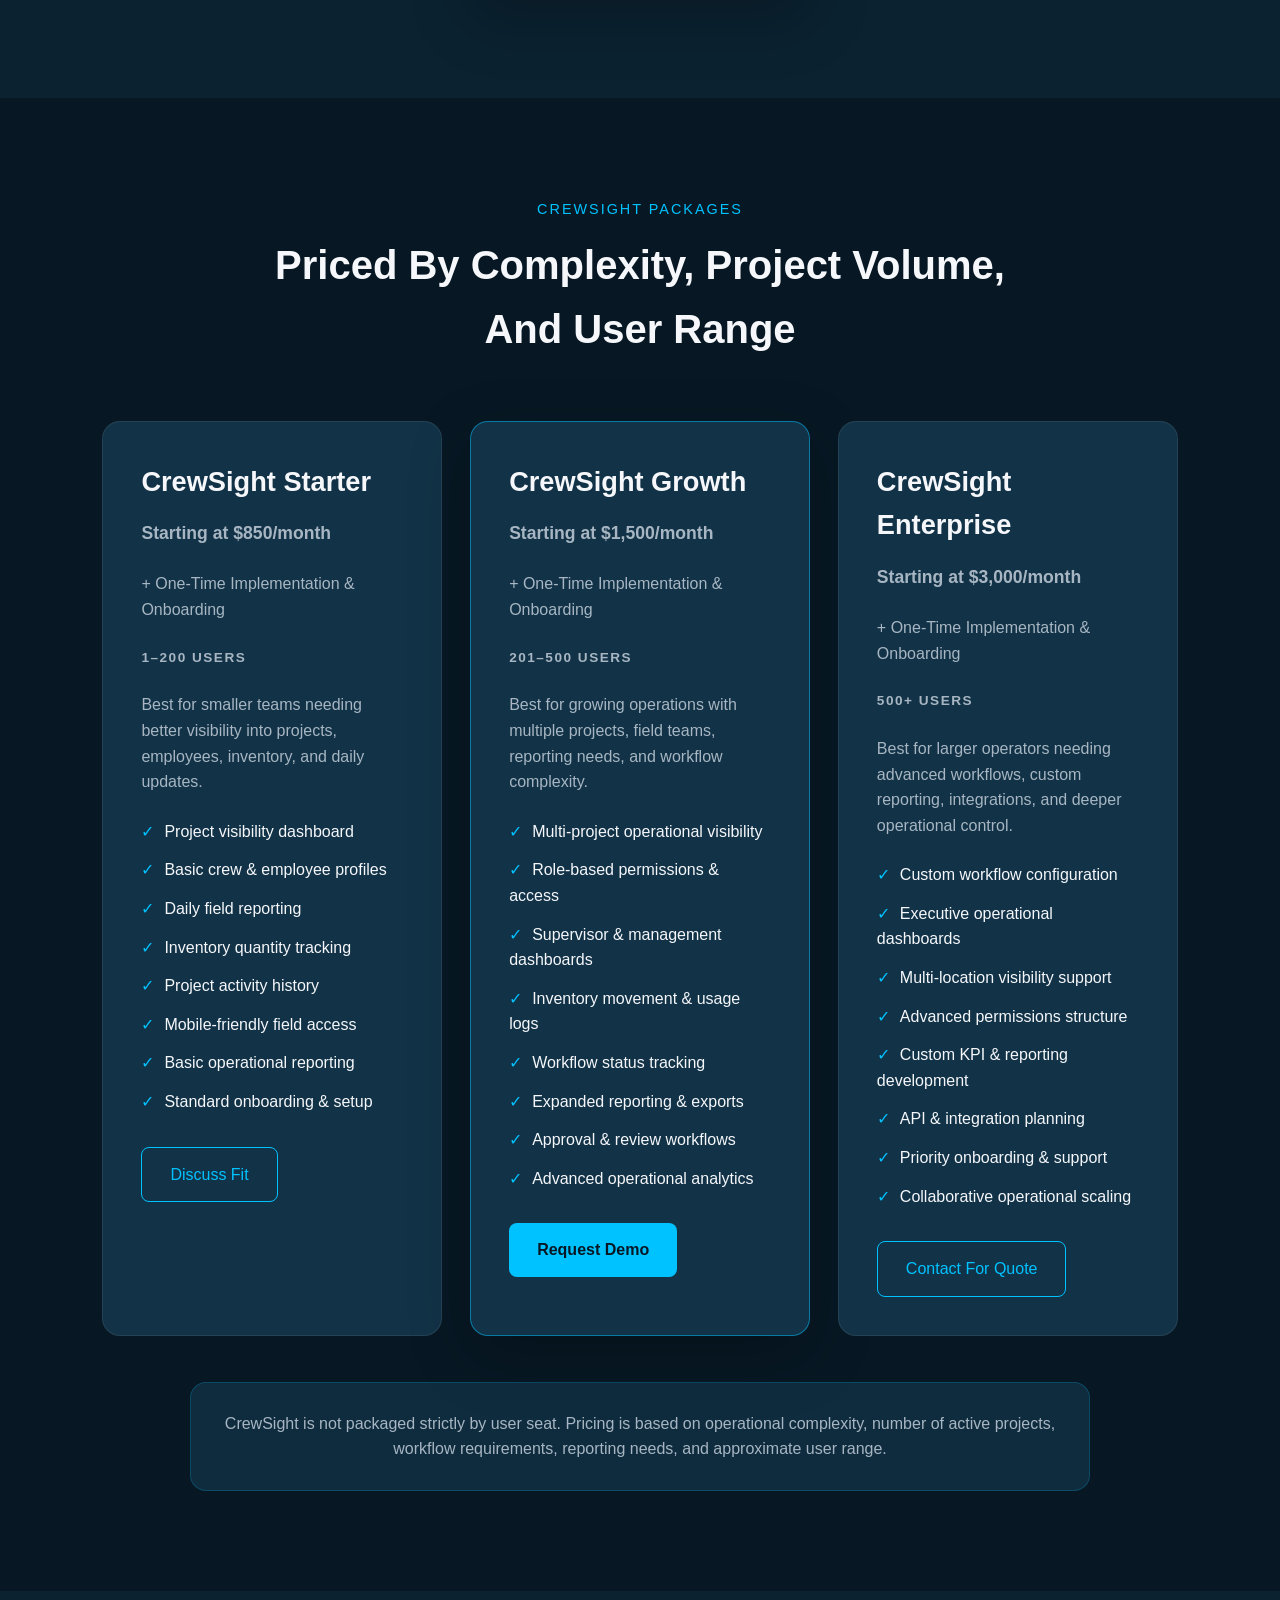
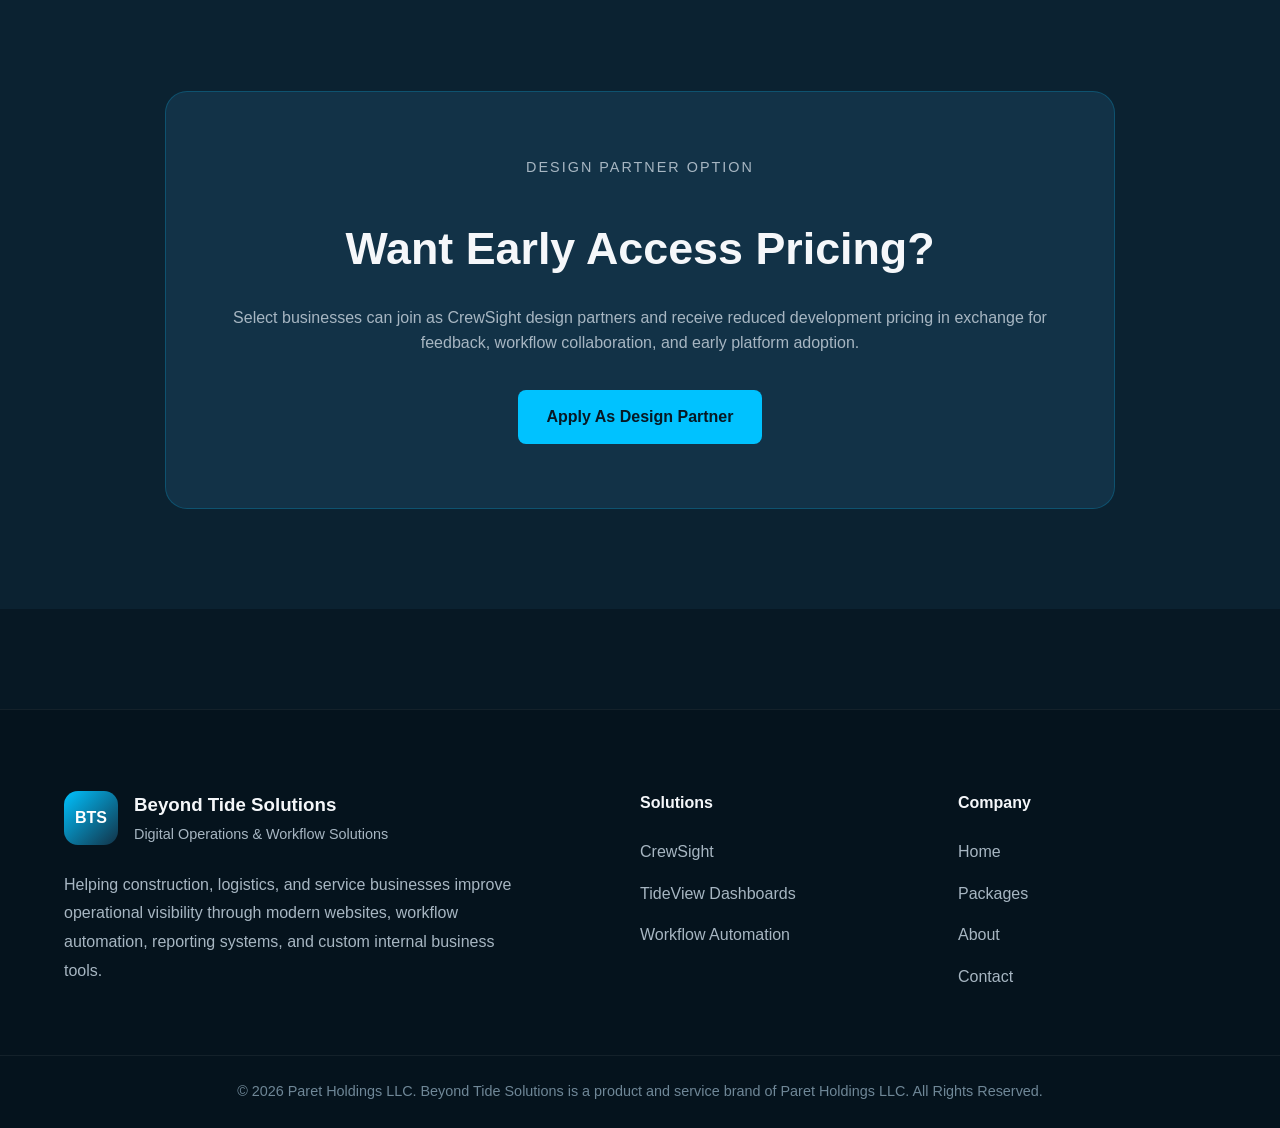
<file: packages/index.html>
<!DOCTYPE html>
<html lang="en">
<head>
  <meta charset="UTF-8" />
  <meta name="viewport" content="width=device-width, initial-scale=1.0" />

  <title>Packages | Beyond Tide Solutions</title>

  <link rel="stylesheet" href="../assets/css/global.css">
  <link rel="stylesheet" href="../assets/css/packages.css">

  <link rel="icon" type="image/png" href="../assets/Folder.Images/favicon.png">

</head>
<body>

  <div id="header"></div>

  <main>

    <section class="packages-hero">
      <div class="packages-hero-content">
        <p class="section-tag">Packages</p>

        <h1>Flexible Solutions Built Around Your Business Complexity</h1>

        <p>
          Beyond Tide Solutions separates packages by business need, operational complexity,
          project volume, and system requirements — not just by user count.
        </p>
      </div>
    </section>

    <section class="package-section">
      <div class="section-header">
        <p class="section-tag">Core Packages</p>
        <h2>Choose The Right Starting Point</h2>
      </div>

      <div class="package-grid">

        <div class="package-card">
          <p class="package-label">Digital Presence</p>
          <h3>Website Foundation</h3>
          <p class="package-desc">
            For businesses that need a professional website, contact flow,
            mobile optimization, and a stronger online presence.
          </p>

          <ul>
            <li>Modern website build</li>
            <li>Mobile responsive design</li>
            <li>Contact forms</li>
            <li>Basic SEO setup</li>
            <li>Hosting/domain support</li>
          </ul>

          <a href="../contact.html" class="secondary-btn">Request Quote</a>
        </div>

        <div class="package-card featured">
          <p class="package-label">Operations</p>
          <h3>Workflow Automation</h3>
          <p class="package-desc">
            For businesses that need to reduce manual work,
            improve communication, and organize operational processes.
          </p>

          <ul>
            <li>Custom forms</li>
            <li>Automated notifications</li>
            <li>Simple dashboards</li>
            <li>Process tracking</li>
            <li>Reporting support</li>
          </ul>

          <a href="../contact.html" class="primary-btn">Start Conversation</a>
        </div>

        <div class="package-card">
          <p class="package-label">Platform</p>
          <h3>CrewSight Visibility</h3>
          <p class="package-desc">
            For construction and service operations that need visibility
            across projects, crews, inventory, reporting, and field activity.
          </p>

          <ul>
            <li>Project visibility</li>
            <li>Crew/user structure</li>
            <li>Inventory tracking</li>
            <li>Daily reporting</li>
            <li>Operational dashboards</li>
          </ul>

          <a href="../solutions/construction-visibility/index.html" class="secondary-btn">View CrewSight</a>
        </div>

      </div>
    </section>

    <section class="crewsight-pricing-section">
      <div class="section-header">
        <p class="section-tag">CrewSight Packages</p>
        <h2>Priced By Complexity, Project Volume, And User Range</h2>
      </div>

      <div class="crewsight-grid">

        <div class="crewsight-card">
          <h3>CrewSight Starter</h3>

            <p class="starting-price">
            Starting at $850/month
            </p>
            <p class="implementation-note">
  + One-Time Implementation & Onboarding
</p>

            <p class="range">1–200 Users</p>

          <p>
            Best for smaller teams needing better visibility into projects,
            employees, inventory, and daily updates.
          </p>

<ul>
  <li>Project visibility dashboard</li>
  <li>Basic crew & employee profiles</li>
  <li>Daily field reporting</li>
  <li>Inventory quantity tracking</li>
  <li>Project activity history</li>
  <li>Mobile-friendly field access</li>
  <li>Basic operational reporting</li>
  <li>Standard onboarding & setup</li>
</ul>

          <a href="../contact.html" class="secondary-btn">Discuss Fit</a>
        </div>

        <div class="crewsight-card featured">
          <h3>CrewSight Growth</h3>

            <p class="starting-price">
            Starting at $1,500/month
            </p>
            <p class="implementation-note">
  + One-Time Implementation & Onboarding
</p>

            <p class="range">201–500 Users</p>

          <p>
            Best for growing operations with multiple projects,
            field teams, reporting needs, and workflow complexity.
          </p>

<ul>
  <li>Multi-project operational visibility</li>
  <li>Role-based permissions & access</li>
  <li>Supervisor & management dashboards</li>
  <li>Inventory movement & usage logs</li>
  <li>Workflow status tracking</li>
  <li>Expanded reporting & exports</li>
  <li>Approval & review workflows</li>
  <li>Advanced operational analytics</li>
</ul>

          <a href="../contact.html" class="primary-btn">Request Demo</a>
        </div>

        <div class="crewsight-card">
          <h3>CrewSight Enterprise</h3>

            <p class="starting-price">
            Starting at $3,000/month
            </p>
            <p class="implementation-note">
  + One-Time Implementation & Onboarding
</p>

            <p class="range">500+ Users</p>

          <p>
            Best for larger operators needing advanced workflows,
            custom reporting, integrations, and deeper operational control.
          </p>

<ul>
  <li>Custom workflow configuration</li>
  <li>Executive operational dashboards</li>
  <li>Multi-location visibility support</li>
  <li>Advanced permissions structure</li>
  <li>Custom KPI & reporting development</li>
  <li>API & integration planning</li>
  <li>Priority onboarding & support</li>
  <li>Collaborative operational scaling</li>
</ul>

          <a href="../contact.html" class="secondary-btn">Contact For Quote</a>
        </div>

      </div>

      <div class="pricing-note">
        <p>
          CrewSight is not packaged strictly by user seat. Pricing is based on
          operational complexity, number of active projects, workflow requirements,
          reporting needs, and approximate user range.
        </p>
      </div>
    </section>

    <section class="design-partner-section">
      <div class="design-partner-box">
        <p class="section-tag">Design Partner Option</p>

        <h2>Want Early Access Pricing?</h2>

        <p>
          Select businesses can join as CrewSight design partners and receive
          reduced development pricing in exchange for feedback, workflow collaboration,
          and early platform adoption.
        </p>

        <a href="../contact.html" class="primary-btn">Apply As Design Partner</a>
      </div>
    </section>

  </main>

  <div id="footer"></div>

  <script src="../assets/JS/header-nav.js"></script>
</body>
</html>
</file>
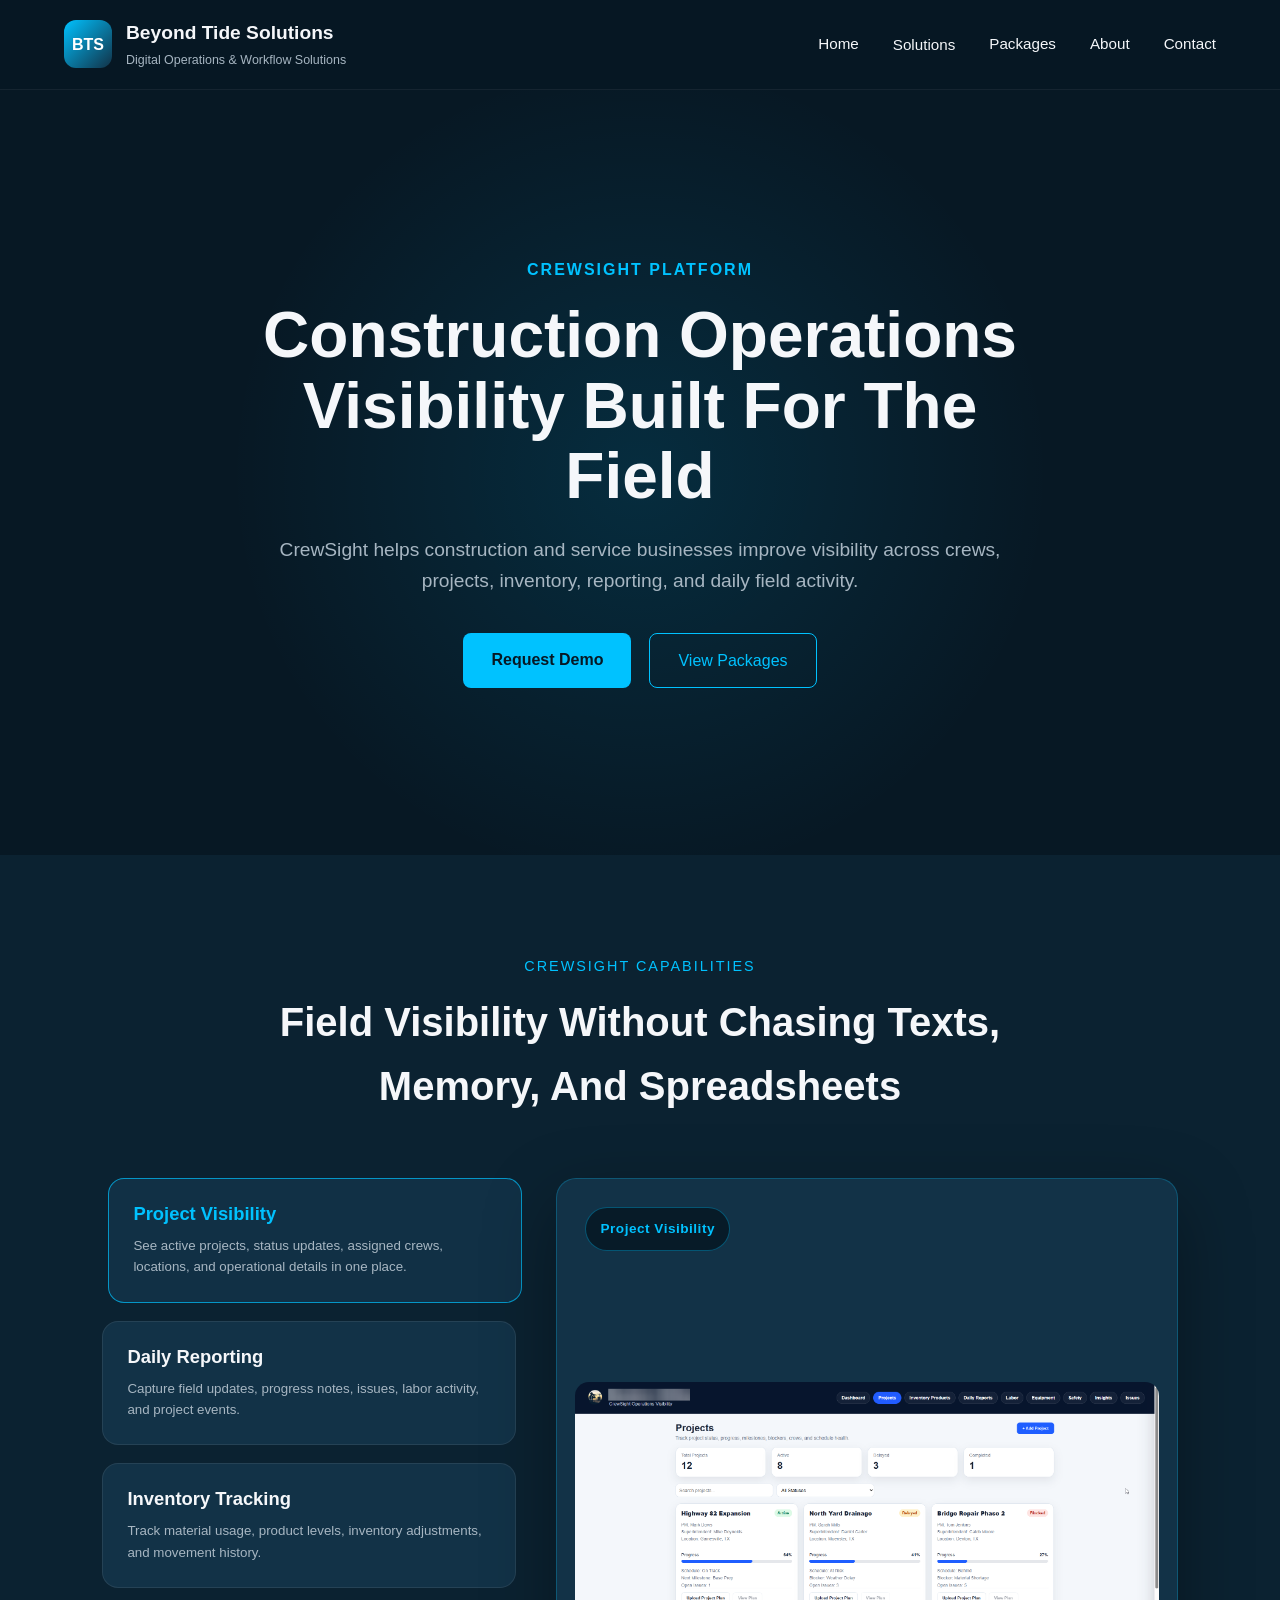
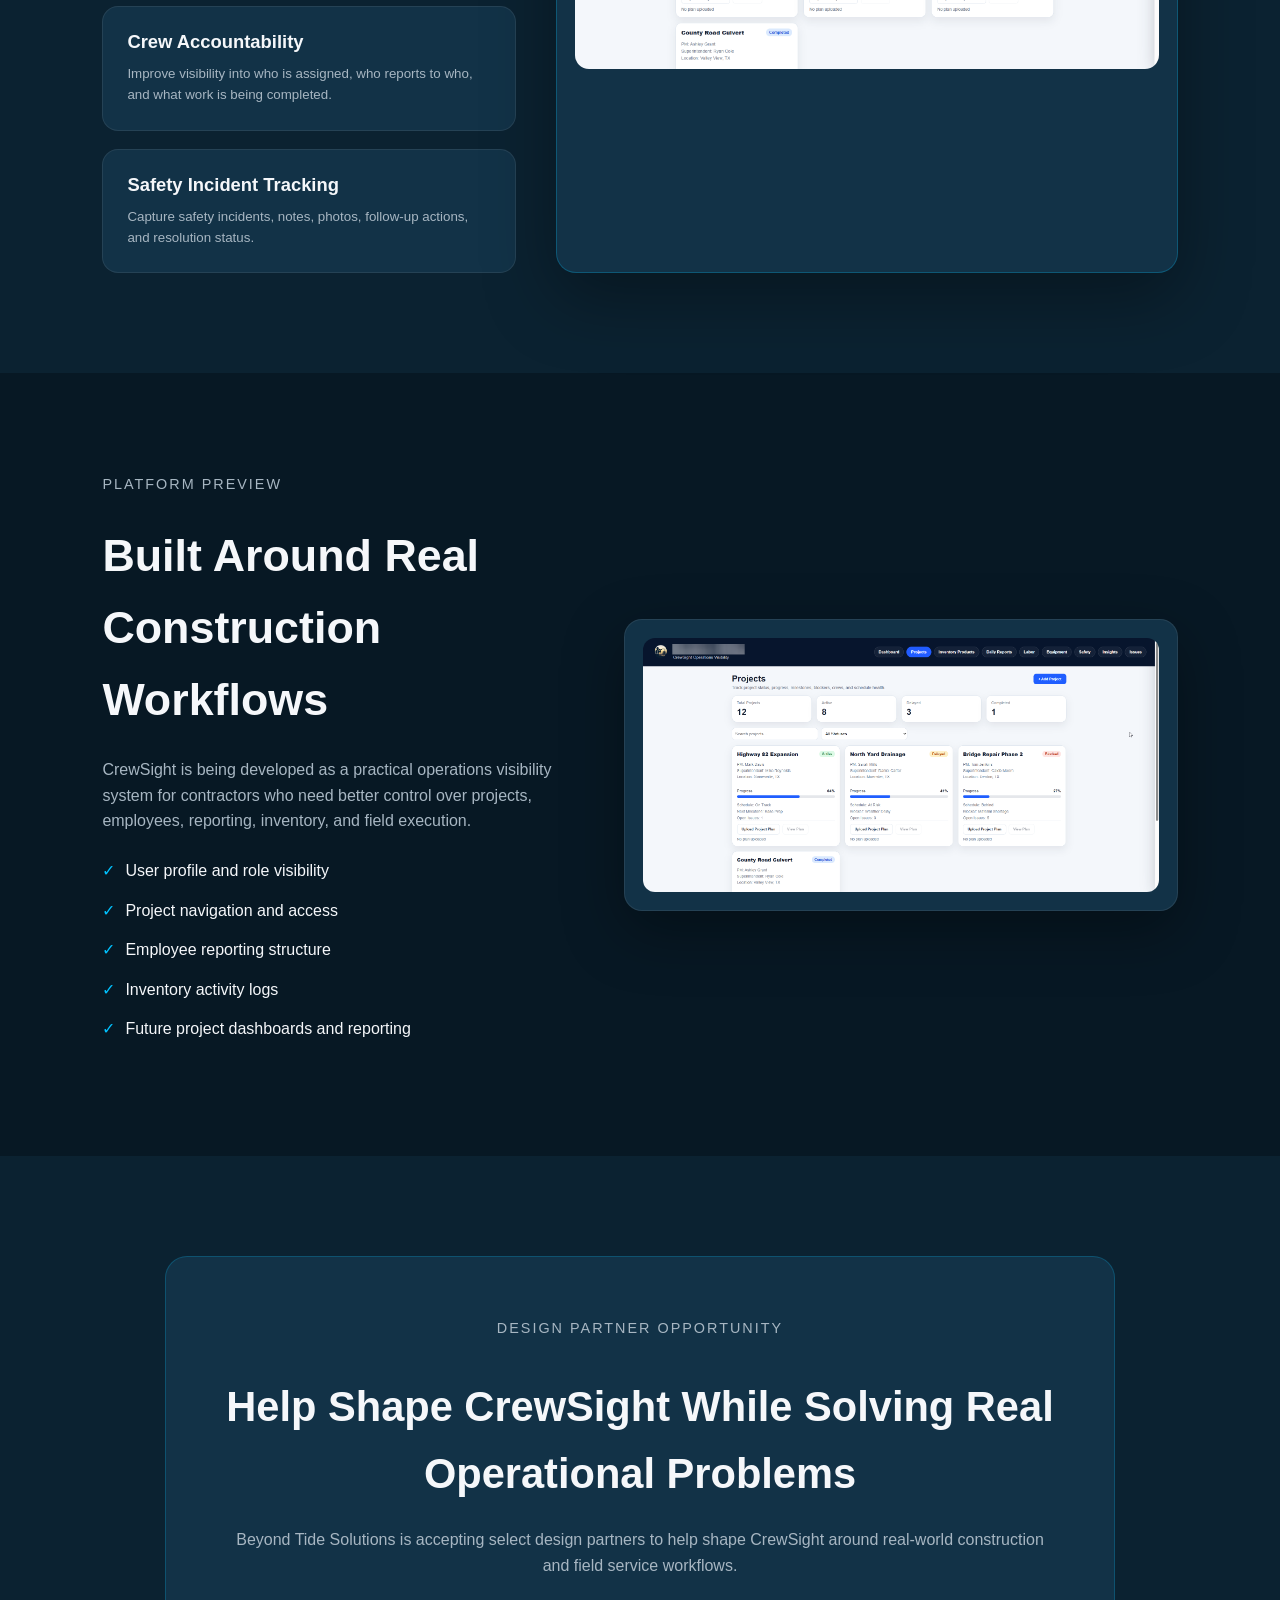
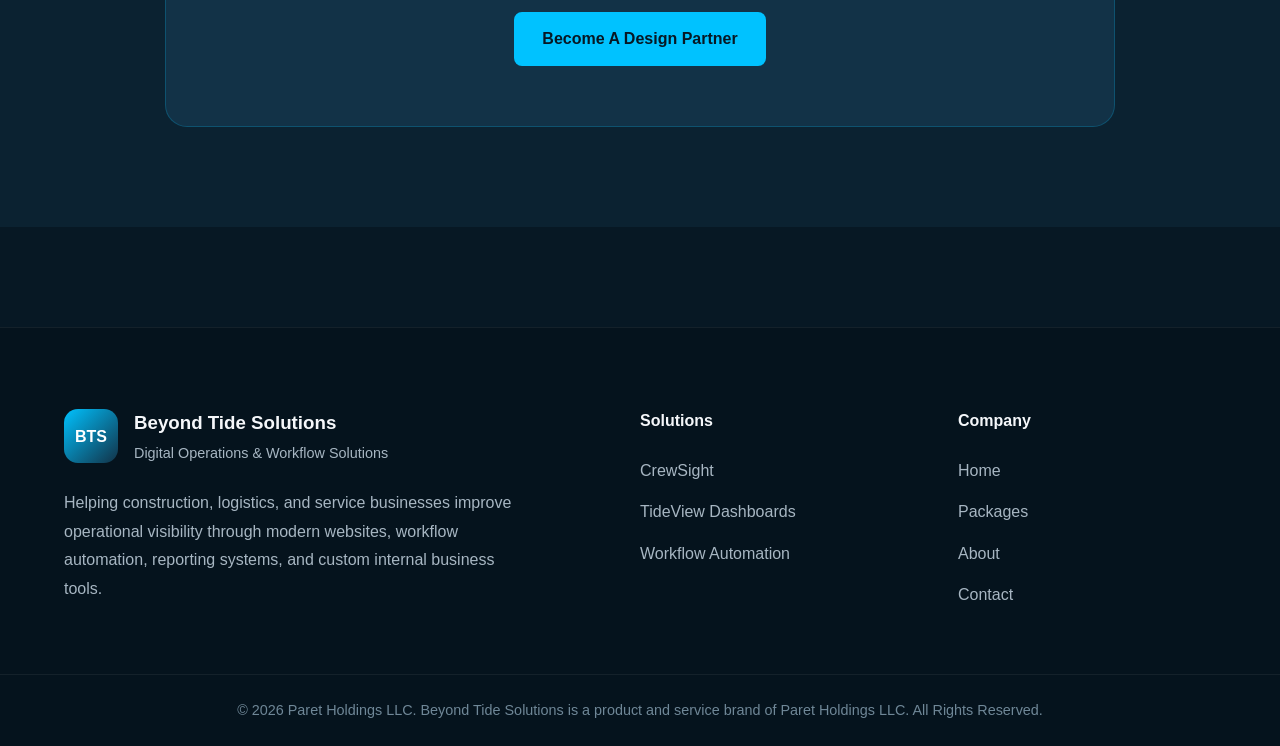
<file: solutions/crewsight/index.html>
<!DOCTYPE html>
<html lang="en">
<head>
  <meta charset="UTF-8" />
  <meta name="viewport" content="width=device-width, initial-scale=1.0" />

  <title>Construction Visibility | CrewSight by Beyond Tide Solutions</title>

  <link rel="stylesheet" href="../../assets/css/global.css">
  <link rel="stylesheet" href="../../assets/css/solutions.css">


    <link rel="icon" type="image/png" href="../../assets/Folder.Images/favicon.png">

</head>
<body>

  <div id="header"></div>

  <main>

    <section class="solution-hero">
      <div class="solution-hero-content">

        <p class="solution-tag">CrewSight Platform</p>

        <h1>Construction Operations Visibility Built For The Field</h1>

        <p class="solution-description">
          CrewSight helps construction and service businesses improve visibility across crews,
          projects, inventory, reporting, and daily field activity.
        </p>

        <div class="solution-buttons">
          <a href="../../contact.html" class="primary-btn">Request Demo</a>
          <a href="../../packages/" class="secondary-btn">View Packages</a>
        </div>

      </div>
    </section>

<section class="solution-overview">
  <div class="section-header">
    <p class="section-tag">CrewSight Capabilities</p>
    <h2>Field Visibility Without Chasing Texts, Memory, And Spreadsheets</h2>
  </div>

  <div class="capability-preview">

    <div class="capability-list">

      <button class="capability-card active"
        data-image="../../assets/Folder.Images/crewsight-projects1.png"
        data-title="Project Visibility">
        <h3>Project Visibility</h3>
        <p>See active projects, status updates, assigned crews, locations, and operational details in one place.</p>
      </button>

      <button class="capability-card"
        data-image="../../assets/Folder.Images/crewsight-dashboard1.png"
        data-title="Daily Reporting">
        <h3>Daily Reporting</h3>
        <p>Capture field updates, progress notes, issues, labor activity, and project events.</p>
      </button>

      <button class="capability-card"
        data-image="../../assets/Folder.Images/crewsight-inventory1.png"
        data-title="Inventory Tracking">
        <h3>Inventory Tracking</h3>
        <p>Track material usage, product levels, inventory adjustments, and movement history.</p>
      </button>

      <button class="capability-card"
        data-image="../../assets/Folder.Images/crewsight-reporting1.png"
        data-title="Crew Accountability">
        <h3>Crew Accountability</h3>
        <p>Improve visibility into who is assigned, who reports to who, and what work is being completed.</p>
      </button>

      <button class="capability-card"
        data-image="../../assets/Folder.Images/crewsight-safety1.png"
        data-title="Safety Incident Tracking">
        <h3>Safety Incident Tracking</h3>
        <p>Capture safety incidents, notes, photos, follow-up actions, and resolution status.</p>
      </button>

    </div>

    <div class="capability-image-panel">
      <div class="preview-label" id="previewLabel">Project Visibility</div>

      <img
        id="capabilityPreviewImage"
        src="../../assets/Folder.Images/crewsight-projects1.png"
        alt="CrewSight platform preview"
      >
    </div>

    <!-- IMAGE MODAL -->
<div class="image-modal" id="imageModal">

  <button class="close-modal" id="closeModal">
    ✕
  </button>

  <img
    id="expandedImage"
    src="../../assets/Folder.Images/crewsight-projects1.png"
    alt="Expanded CrewSight Preview"
  >

</div>

  </div>
</section>

    <section class="platform-preview">
      <div class="preview-content">

        <div class="preview-text">
          <p class="section-tag">Platform Preview</p>
          <h2>Built Around Real Construction Workflows</h2>

          <p>
            CrewSight is being developed as a practical operations visibility system for contractors
            who need better control over projects, employees, reporting, inventory, and field execution.
          </p>

          <ul>
            <li>User profile and role visibility</li>
            <li>Project navigation and access</li>
            <li>Employee reporting structure</li>
            <li>Inventory activity logs</li>
            <li>Future project dashboards and reporting</li>
          </ul>
        </div>

        <div class="preview-image-card">
          <img src="../../assets/Folder.Images/crewsight-projects1.png" alt="CrewSight construction visibility platform screenshot">
        </div>

      </div>
    </section>

    <section class="design-partner-callout">
      <div class="callout-box">
        <p class="section-tag">Design Partner Opportunity</p>

        <h2>Help Shape CrewSight While Solving Real Operational Problems</h2>

        <p>
          Beyond Tide Solutions is accepting select design partners to help shape CrewSight around
          real-world construction and field service workflows.
        </p>

        <a href="../../contact" class="primary-btn">Become A Design Partner</a>
      </div>
    </section>

  </main>

  <div id="footer"></div>

<script src="../../assets/JS/header-nav.js"></script>
<script src="../../assets/JS/crewsight.js"></script>


</body>
</html>
</file>
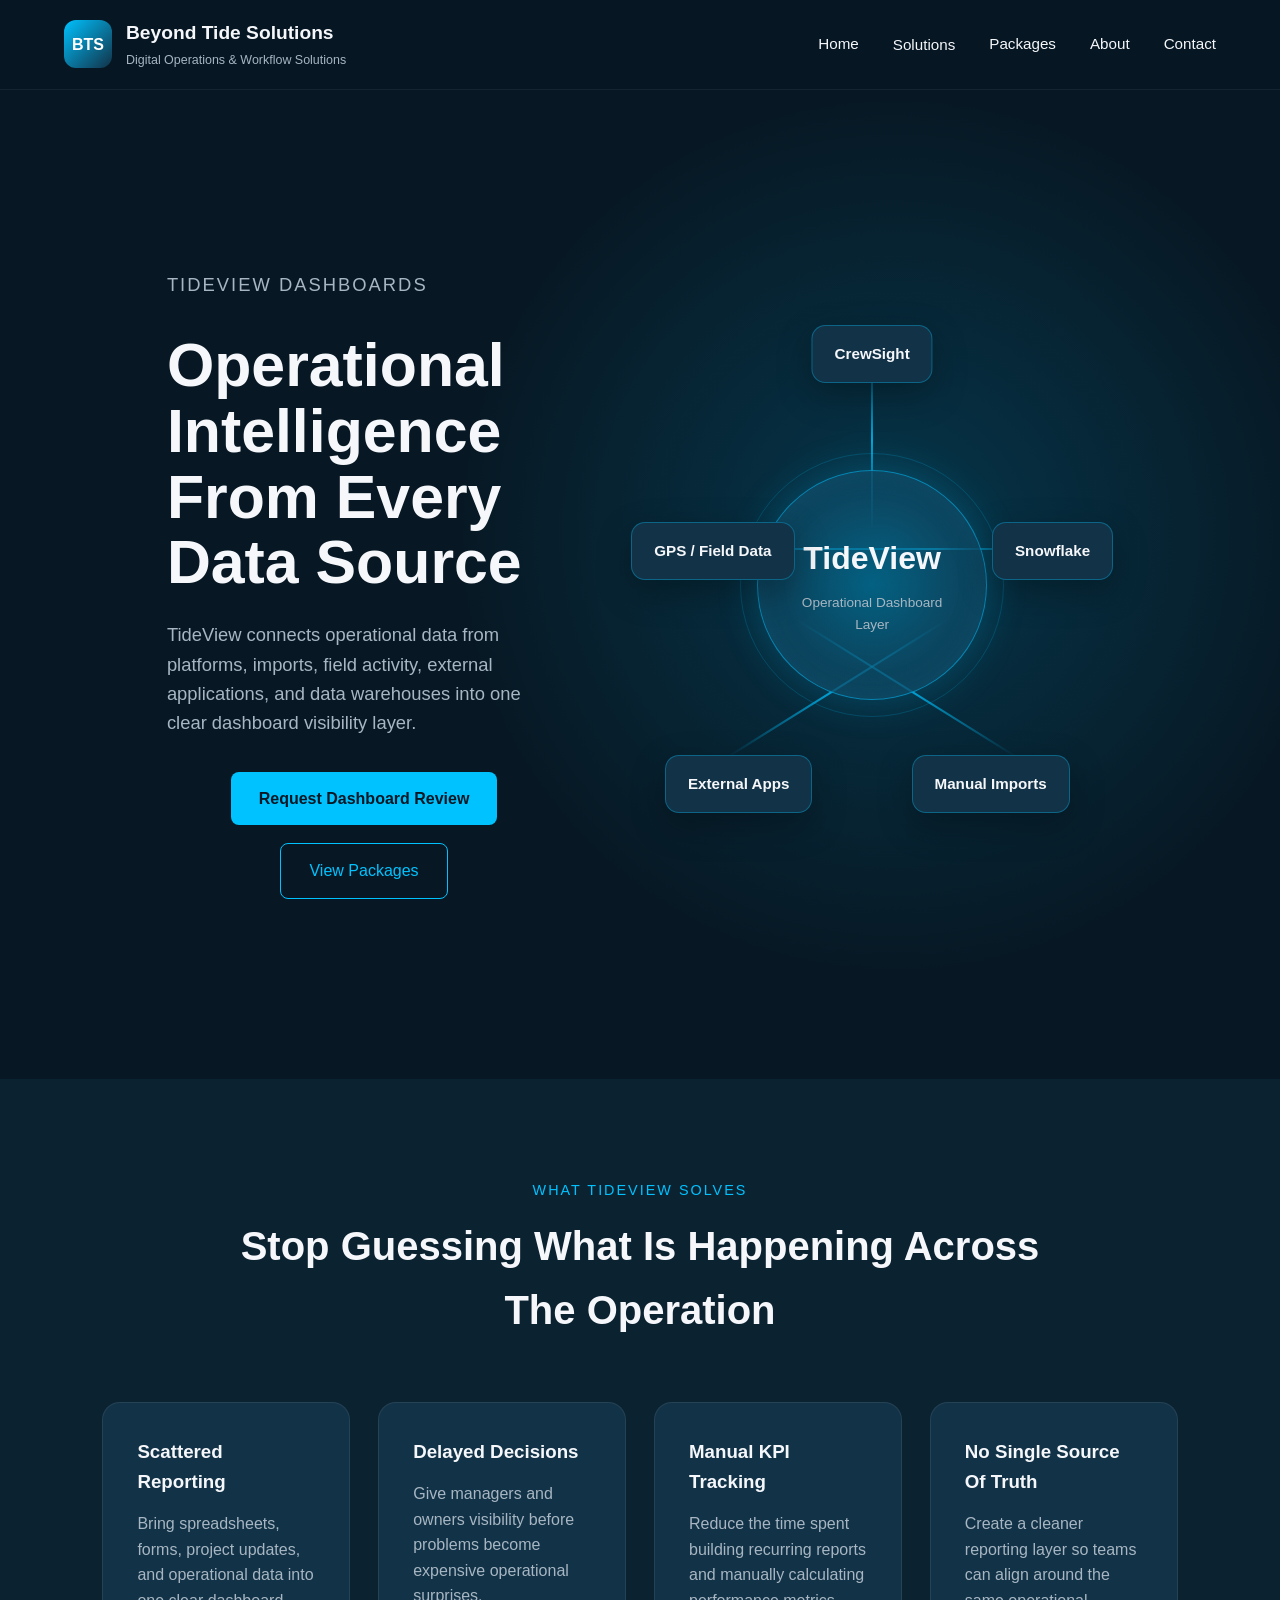
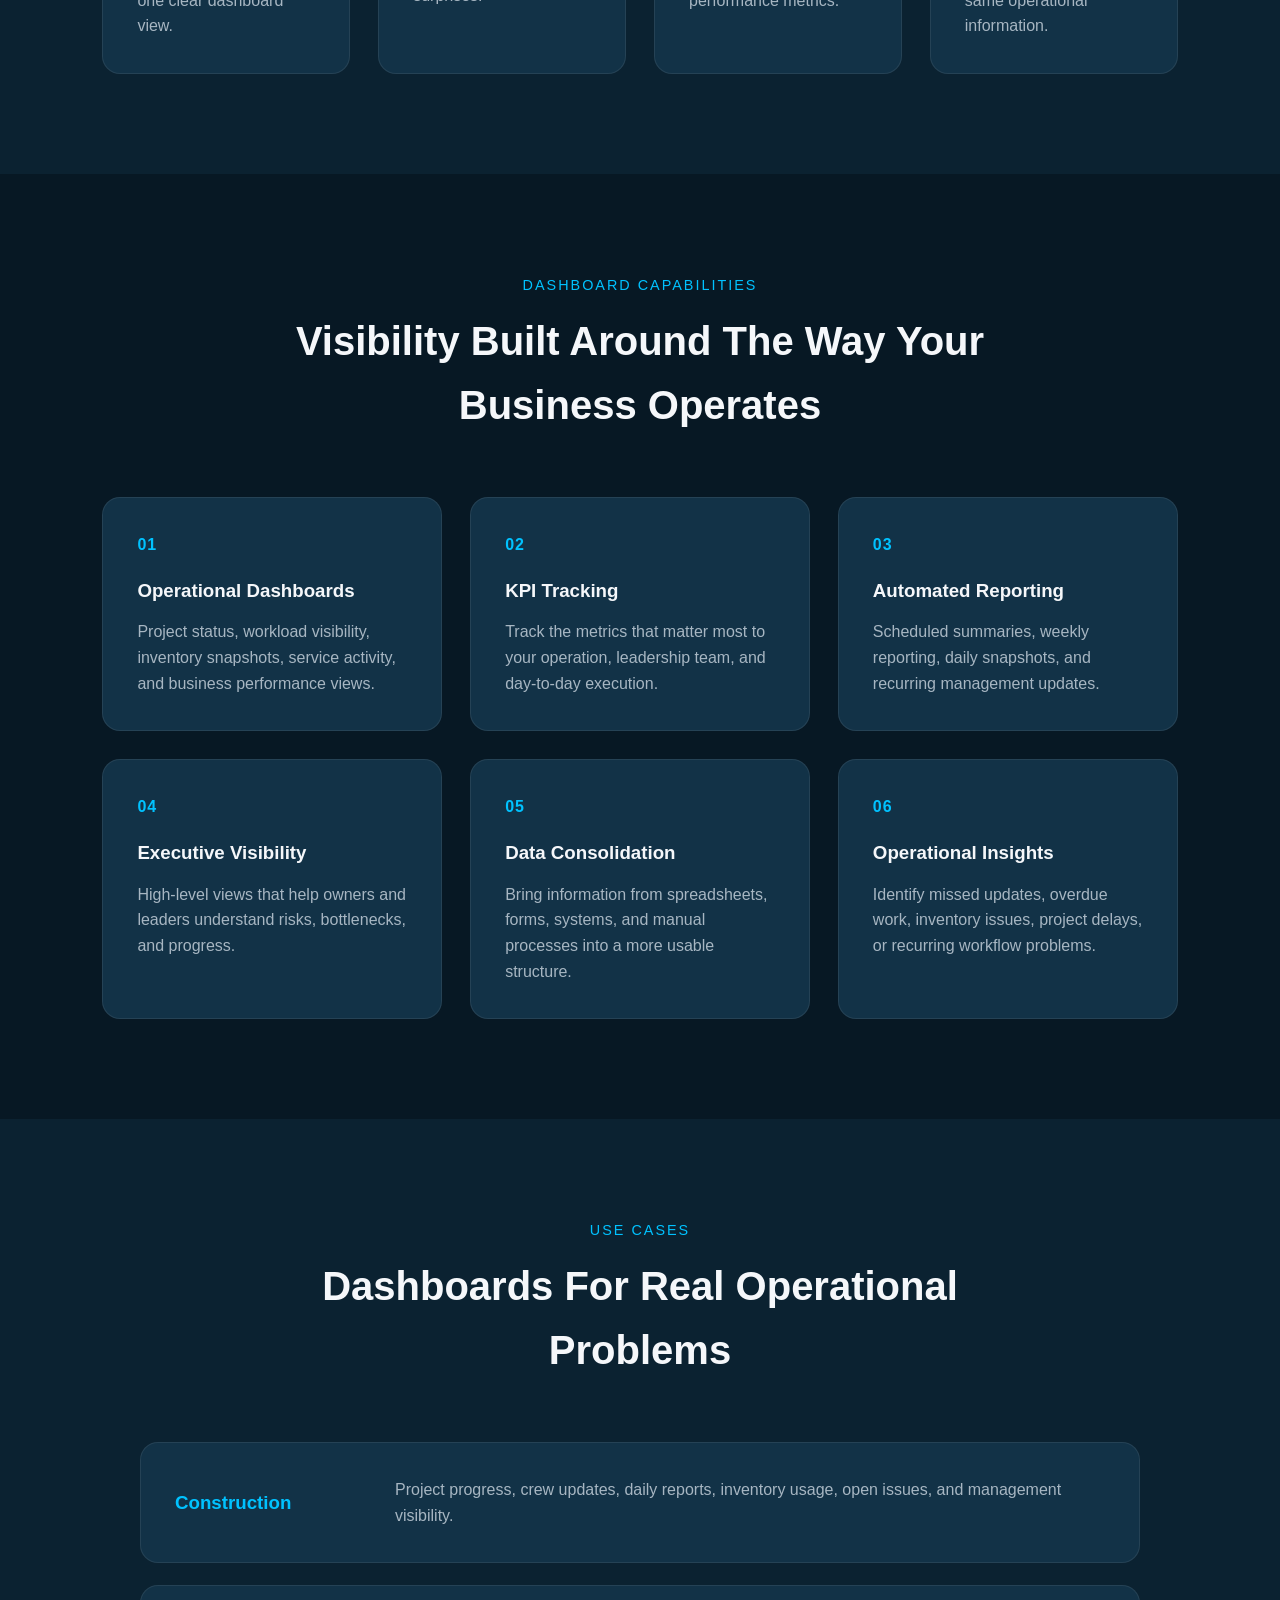
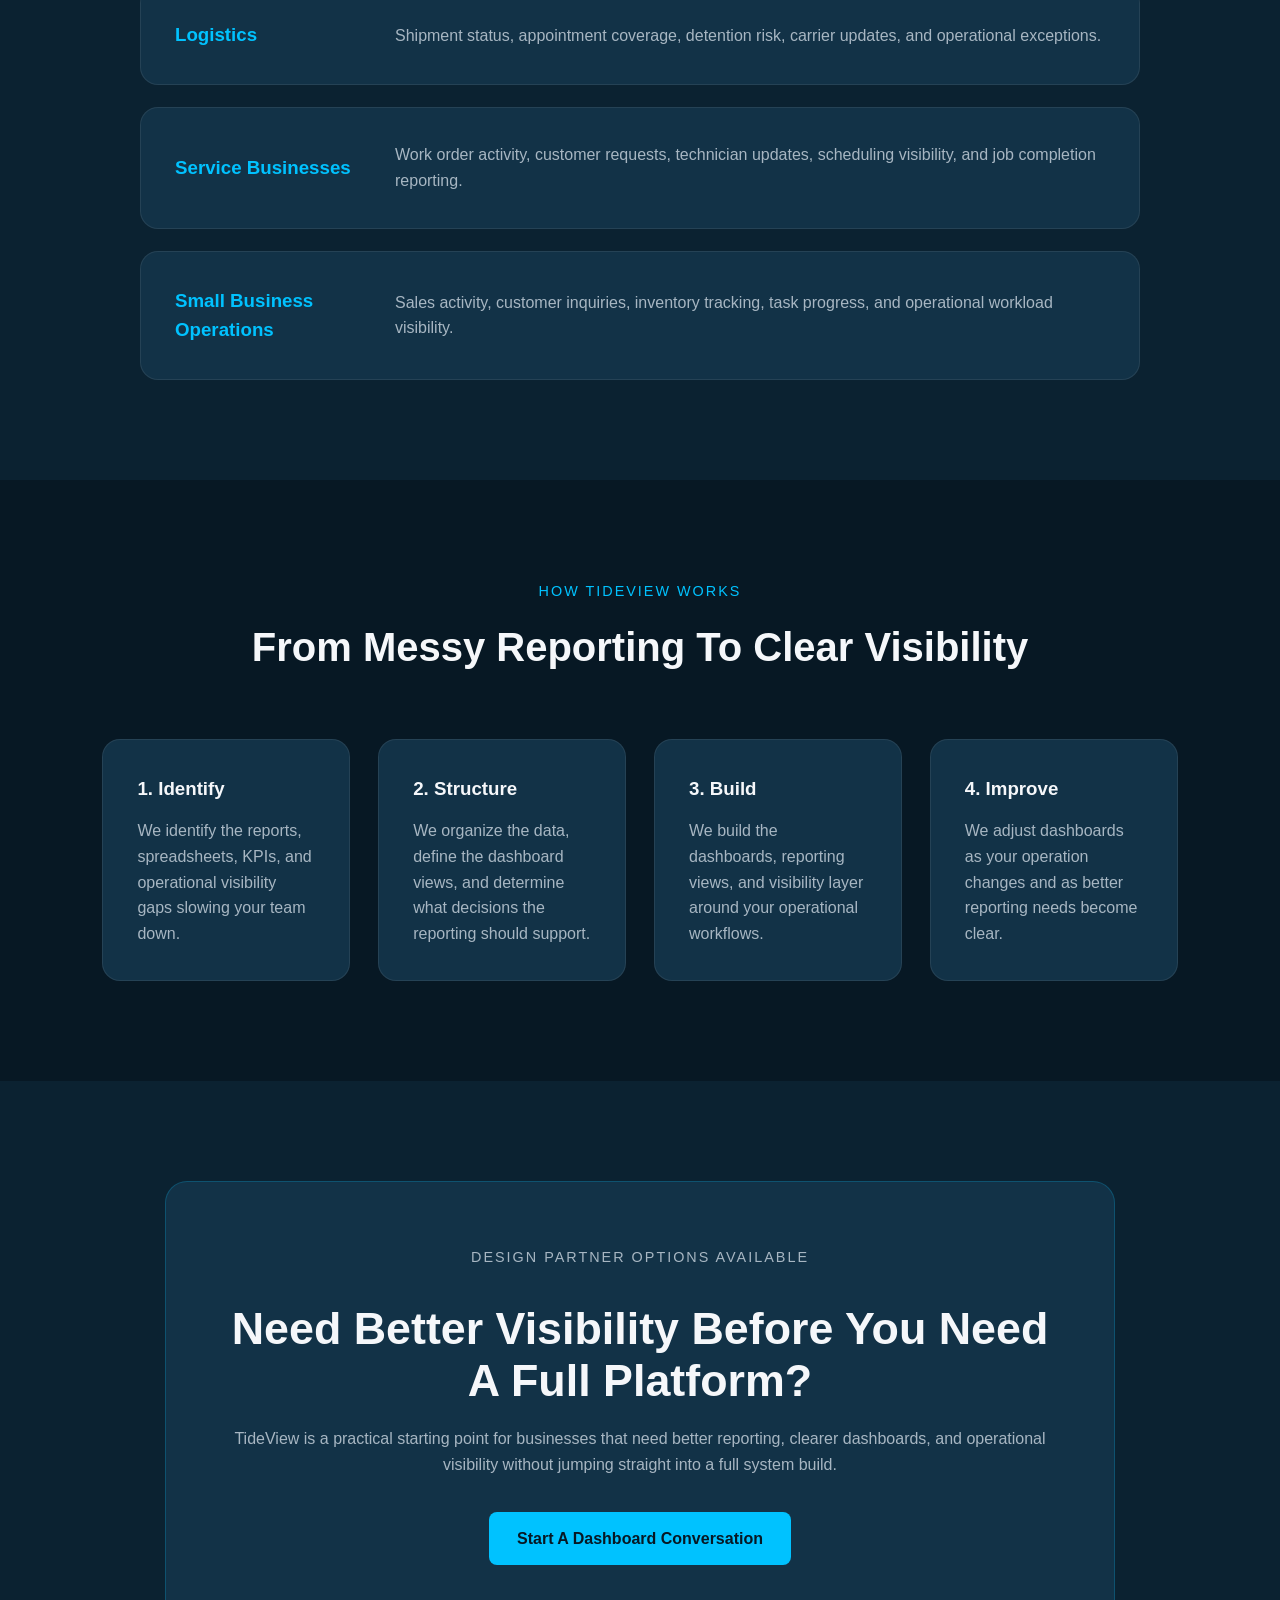
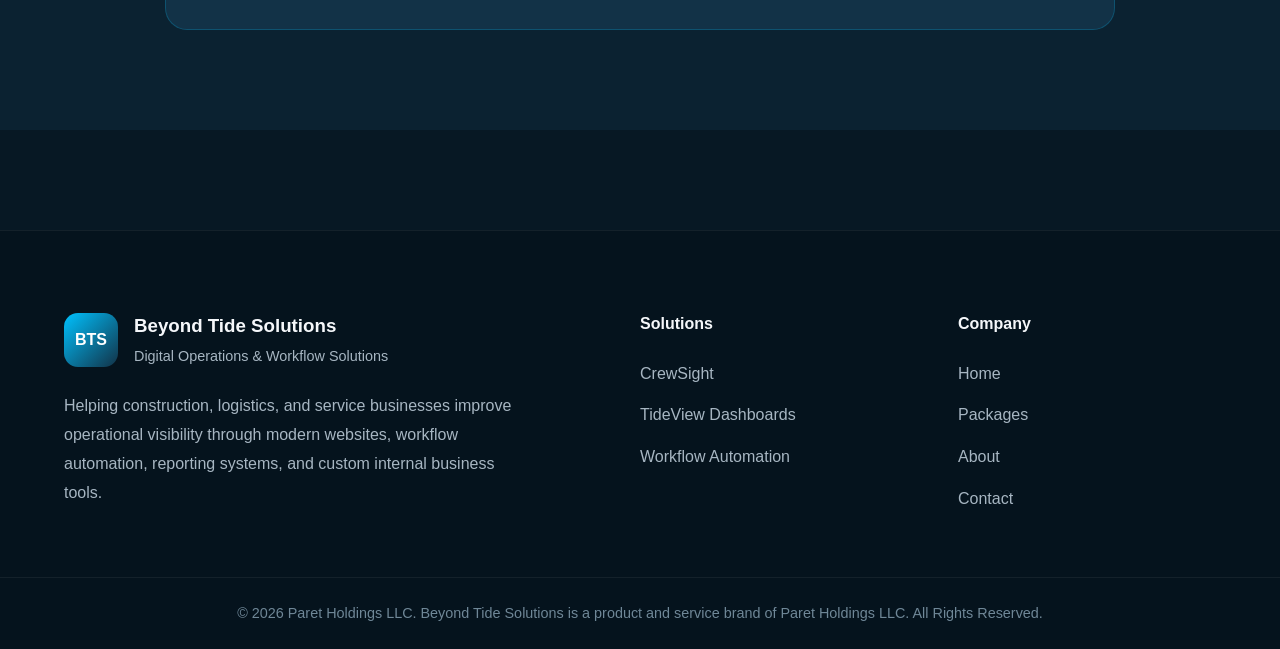
<file: solutions/tideview/index.html>
<!DOCTYPE html>
<html lang="en">
<head>
  <meta charset="UTF-8" />
  <meta name="viewport" content="width=device-width, initial-scale=1.0" />

  <title>TideView Dashboards | Beyond Tide Solutions</title>

  <link rel="stylesheet" href="../../assets/css/global.css">
  <link rel="stylesheet" href="../../assets/css/tideview.css">

    <link rel="icon" type="image/png" href="../../assets/Folder.Images/favicon.png">


    
</head>
<body>

  <div id="header"></div>

  <main>

<section class="tideview-hero">
  <div class="tideview-hero-content">

    <div class="tideview-text">
      <p class="section-tag">TideView Dashboards</p>

      <h1>Operational Intelligence From Every Data Source</h1>

      <p>
        TideView connects operational data from platforms, imports, field activity,
        external applications, and data warehouses into one clear dashboard visibility layer.
      </p>

      <div class="hero-actions">
        <a href="../../contact/" class="primary-btn">Request Dashboard Review</a>
        <a href="../../packages/" class="secondary-btn">View Packages</a>
      </div>
    </div>

    <div class="tideview-map">

      <div class="data-source source-top">CrewSight</div>
      <div class="data-source source-right">Snowflake</div>
      <div class="data-source source-bottom-right">Manual Imports</div>
      <div class="data-source source-bottom-left">External Apps</div>
      <div class="data-source source-left">GPS / Field Data</div>

      <div class="connector line-top"></div>
      <div class="connector line-right"></div>
      <div class="connector line-bottom-right"></div>
      <div class="connector line-bottom-left"></div>
      <div class="connector line-left"></div>

      <div class="tideview-core">
        <span>TideView</span>
        <small>Operational Dashboard Layer</small>
      </div>

    </div>

  </div>
</section>

    <section class="visibility-section">
      <div class="section-header">
        <p class="section-tag">What TideView Solves</p>
        <h2>Stop Guessing What Is Happening Across The Operation</h2>
      </div>

      <div class="visibility-grid">

        <div class="visibility-card">
          <h3>Scattered Reporting</h3>
          <p>Bring spreadsheets, forms, project updates, and operational data into one clear dashboard view.</p>
        </div>

        <div class="visibility-card">
          <h3>Delayed Decisions</h3>
          <p>Give managers and owners visibility before problems become expensive operational surprises.</p>
        </div>

        <div class="visibility-card">
          <h3>Manual KPI Tracking</h3>
          <p>Reduce the time spent building recurring reports and manually calculating performance metrics.</p>
        </div>

        <div class="visibility-card">
          <h3>No Single Source Of Truth</h3>
          <p>Create a cleaner reporting layer so teams can align around the same operational information.</p>
        </div>

      </div>
    </section>

    <section class="dashboard-section">
      <div class="section-header">
        <p class="section-tag">Dashboard Capabilities</p>
        <h2>Visibility Built Around The Way Your Business Operates</h2>
      </div>

      <div class="dashboard-grid">

        <div class="dashboard-card">
          <span>01</span>
          <h3>Operational Dashboards</h3>
          <p>Project status, workload visibility, inventory snapshots, service activity, and business performance views.</p>
        </div>

        <div class="dashboard-card">
          <span>02</span>
          <h3>KPI Tracking</h3>
          <p>Track the metrics that matter most to your operation, leadership team, and day-to-day execution.</p>
        </div>

        <div class="dashboard-card">
          <span>03</span>
          <h3>Automated Reporting</h3>
          <p>Scheduled summaries, weekly reporting, daily snapshots, and recurring management updates.</p>
        </div>

        <div class="dashboard-card">
          <span>04</span>
          <h3>Executive Visibility</h3>
          <p>High-level views that help owners and leaders understand risks, bottlenecks, and progress.</p>
        </div>

        <div class="dashboard-card">
          <span>05</span>
          <h3>Data Consolidation</h3>
          <p>Bring information from spreadsheets, forms, systems, and manual processes into a more usable structure.</p>
        </div>

        <div class="dashboard-card">
          <span>06</span>
          <h3>Operational Insights</h3>
          <p>Identify missed updates, overdue work, inventory issues, project delays, or recurring workflow problems.</p>
        </div>

      </div>
    </section>

    <section class="use-cases-section">
      <div class="section-header">
        <p class="section-tag">Use Cases</p>
        <h2>Dashboards For Real Operational Problems</h2>
      </div>

      <div class="use-case-list">

        <div class="use-case-item">
          <h3>Construction</h3>
          <p>Project progress, crew updates, daily reports, inventory usage, open issues, and management visibility.</p>
        </div>

        <div class="use-case-item">
          <h3>Logistics</h3>
          <p>Shipment status, appointment coverage, detention risk, carrier updates, and operational exceptions.</p>
        </div>

        <div class="use-case-item">
          <h3>Service Businesses</h3>
          <p>Work order activity, customer requests, technician updates, scheduling visibility, and job completion reporting.</p>
        </div>

        <div class="use-case-item">
          <h3>Small Business Operations</h3>
          <p>Sales activity, customer inquiries, inventory tracking, task progress, and operational workload visibility.</p>
        </div>

      </div>
    </section>

    <section class="process-section">
      <div class="section-header">
        <p class="section-tag">How TideView Works</p>
        <h2>From Messy Reporting To Clear Visibility</h2>
      </div>

      <div class="process-grid">

        <div class="process-step">
          <h3>1. Identify</h3>
          <p>We identify the reports, spreadsheets, KPIs, and operational visibility gaps slowing your team down.</p>
        </div>

        <div class="process-step">
          <h3>2. Structure</h3>
          <p>We organize the data, define the dashboard views, and determine what decisions the reporting should support.</p>
        </div>

        <div class="process-step">
          <h3>3. Build</h3>
          <p>We build the dashboards, reporting views, and visibility layer around your operational workflows.</p>
        </div>

        <div class="process-step">
          <h3>4. Improve</h3>
          <p>We adjust dashboards as your operation changes and as better reporting needs become clear.</p>
        </div>

      </div>
    </section>

    <section class="tideview-cta">
      <div class="cta-box">
        <p class="section-tag">Design Partner Options Available</p>

        <h2>Need Better Visibility Before You Need A Full Platform?</h2>

        <p>
          TideView is a practical starting point for businesses that need better reporting,
          clearer dashboards, and operational visibility without jumping straight into a full system build.
        </p>

        <a href="../../contact/" class="primary-btn">Start A Dashboard Conversation</a>
      </div>
    </section>

  </main>

  <div id="footer"></div>

  <script src="../../assets/JS/header-nav.js"></script>
  <script src="../../assets/JS/tideview.js"></script>

</body>
</html>
</file>
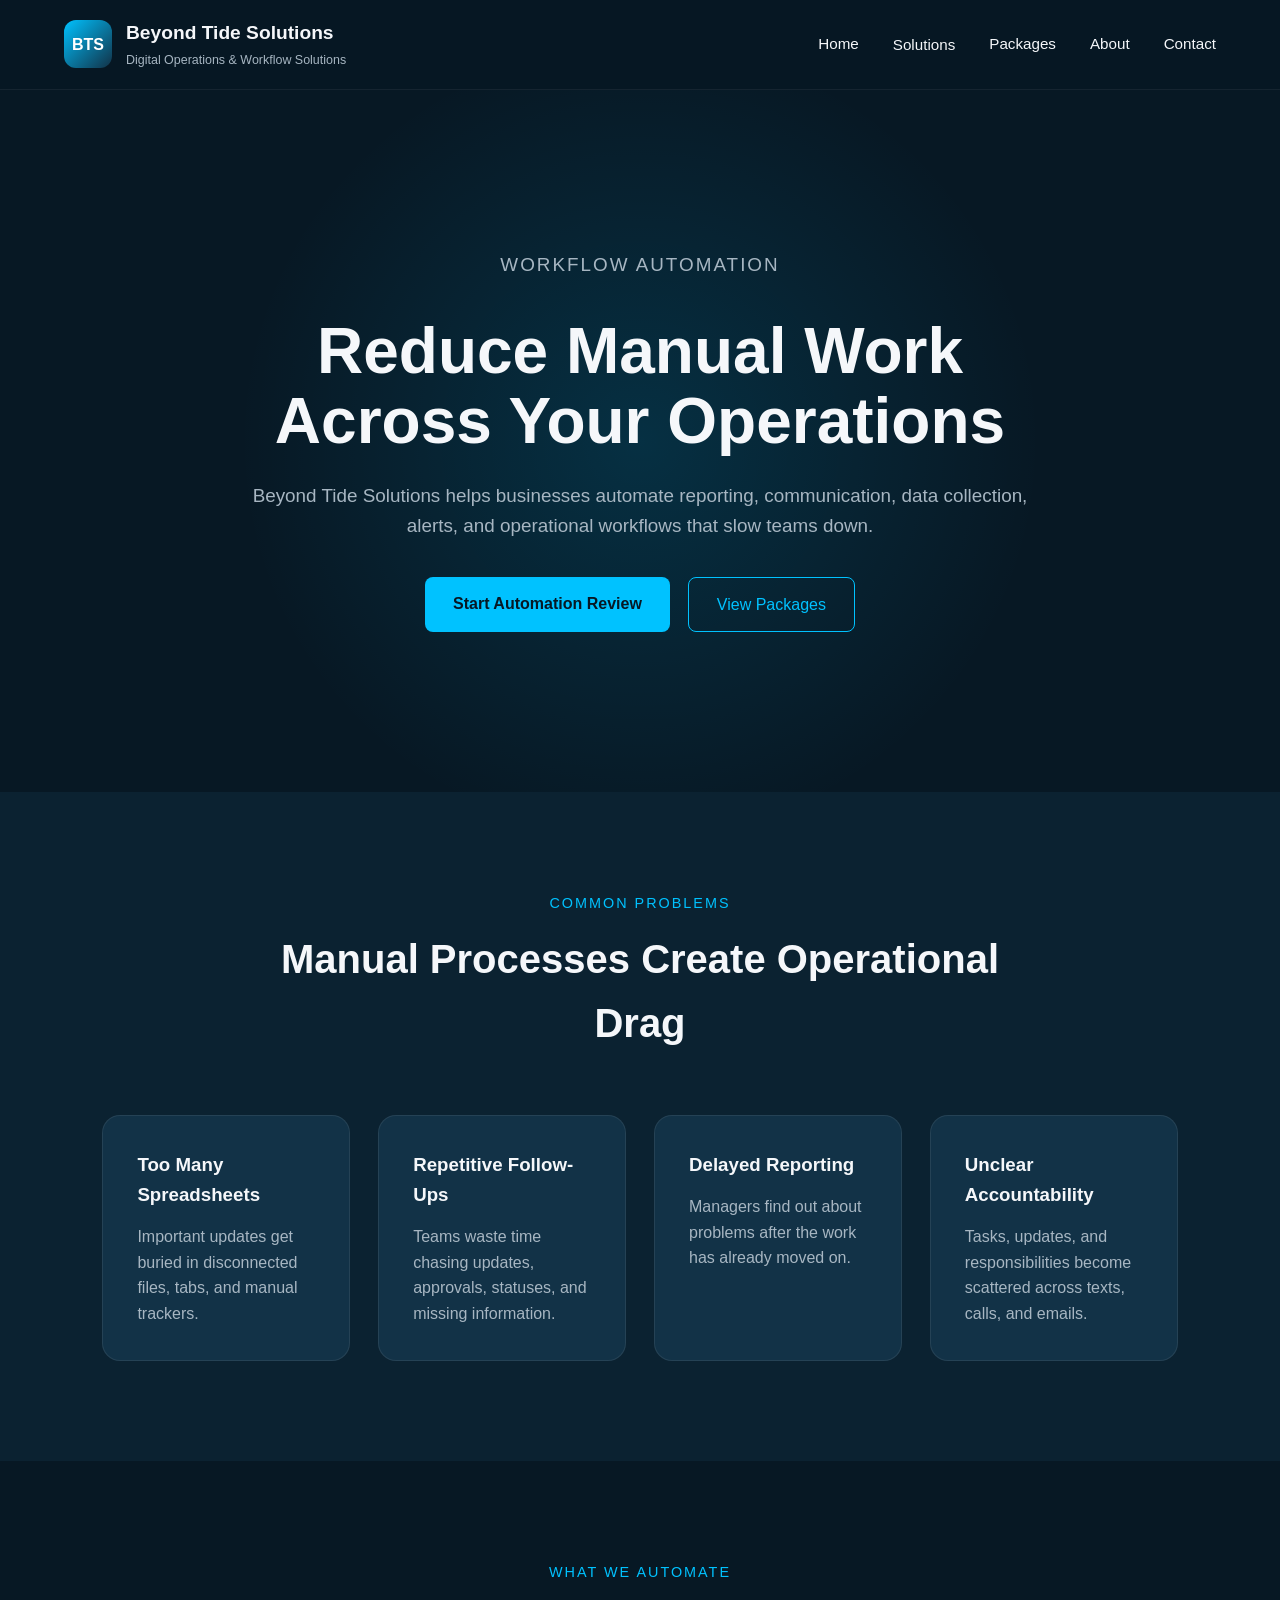
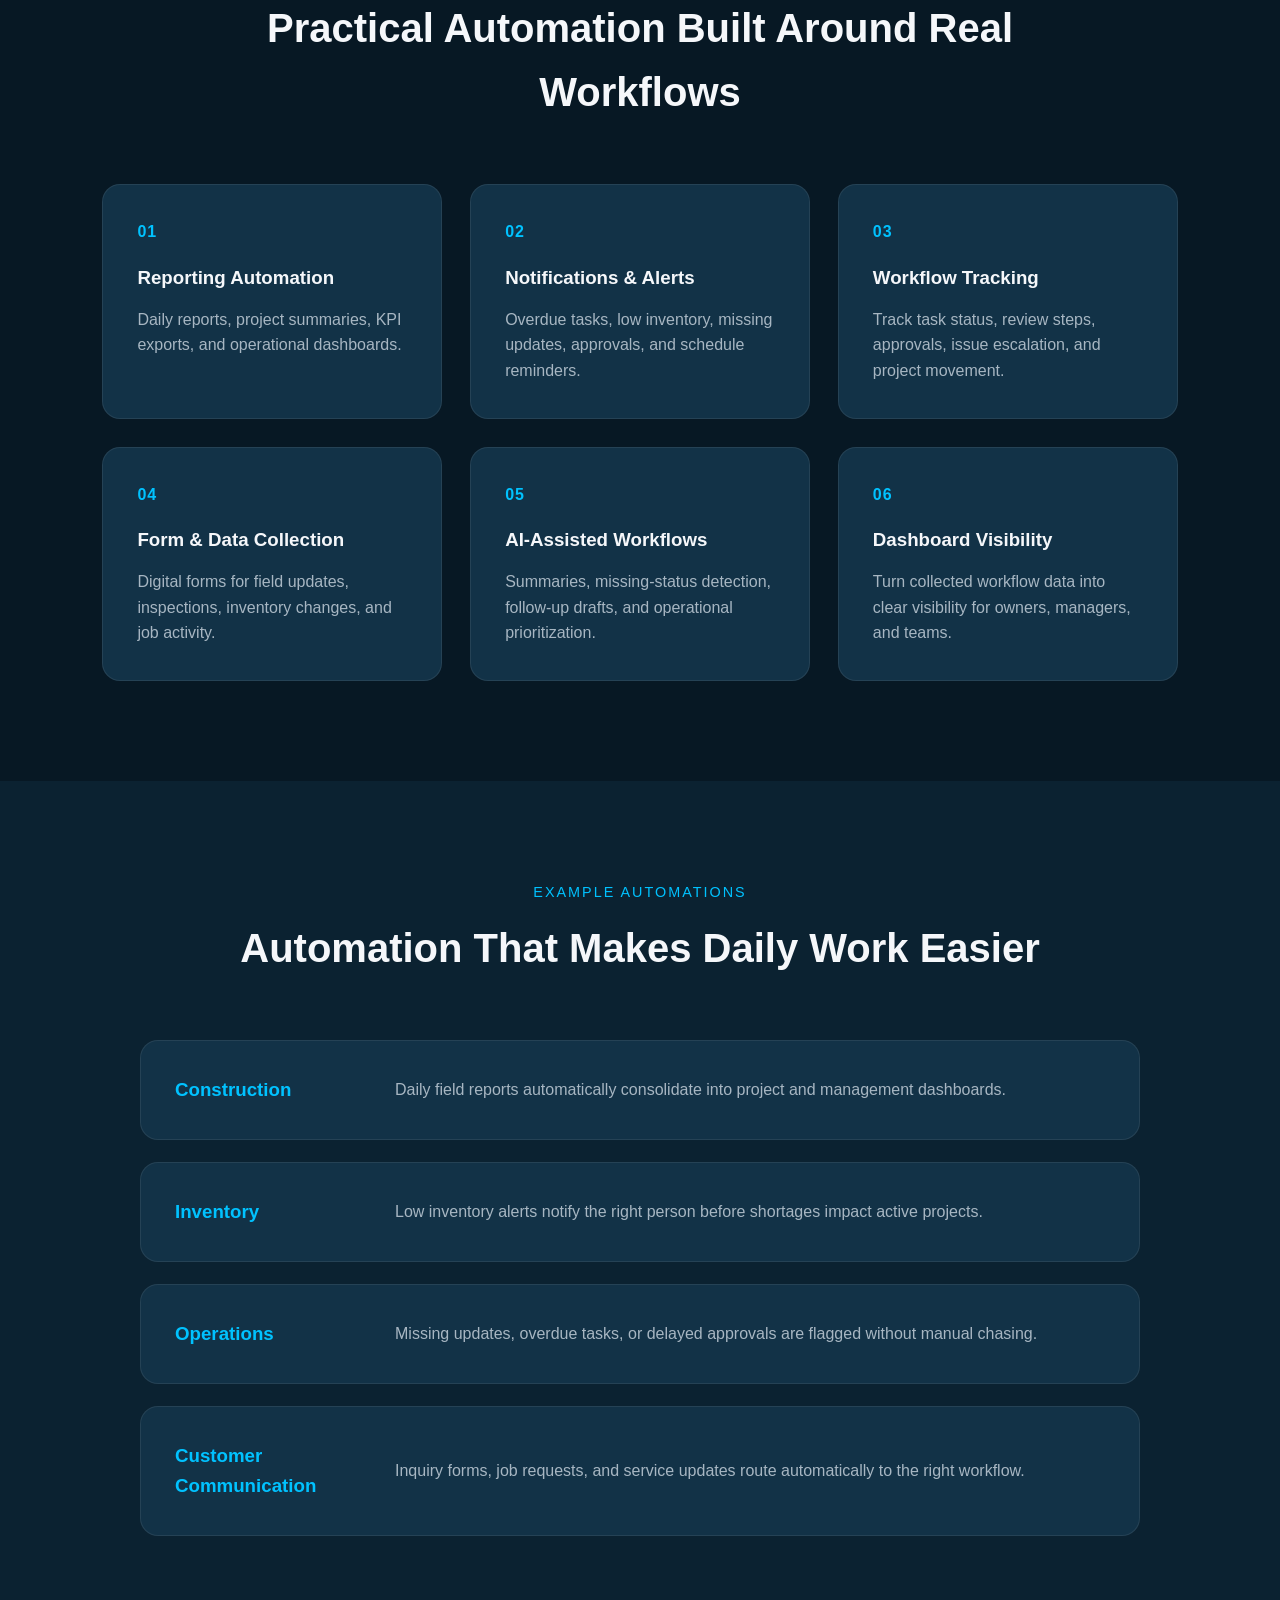
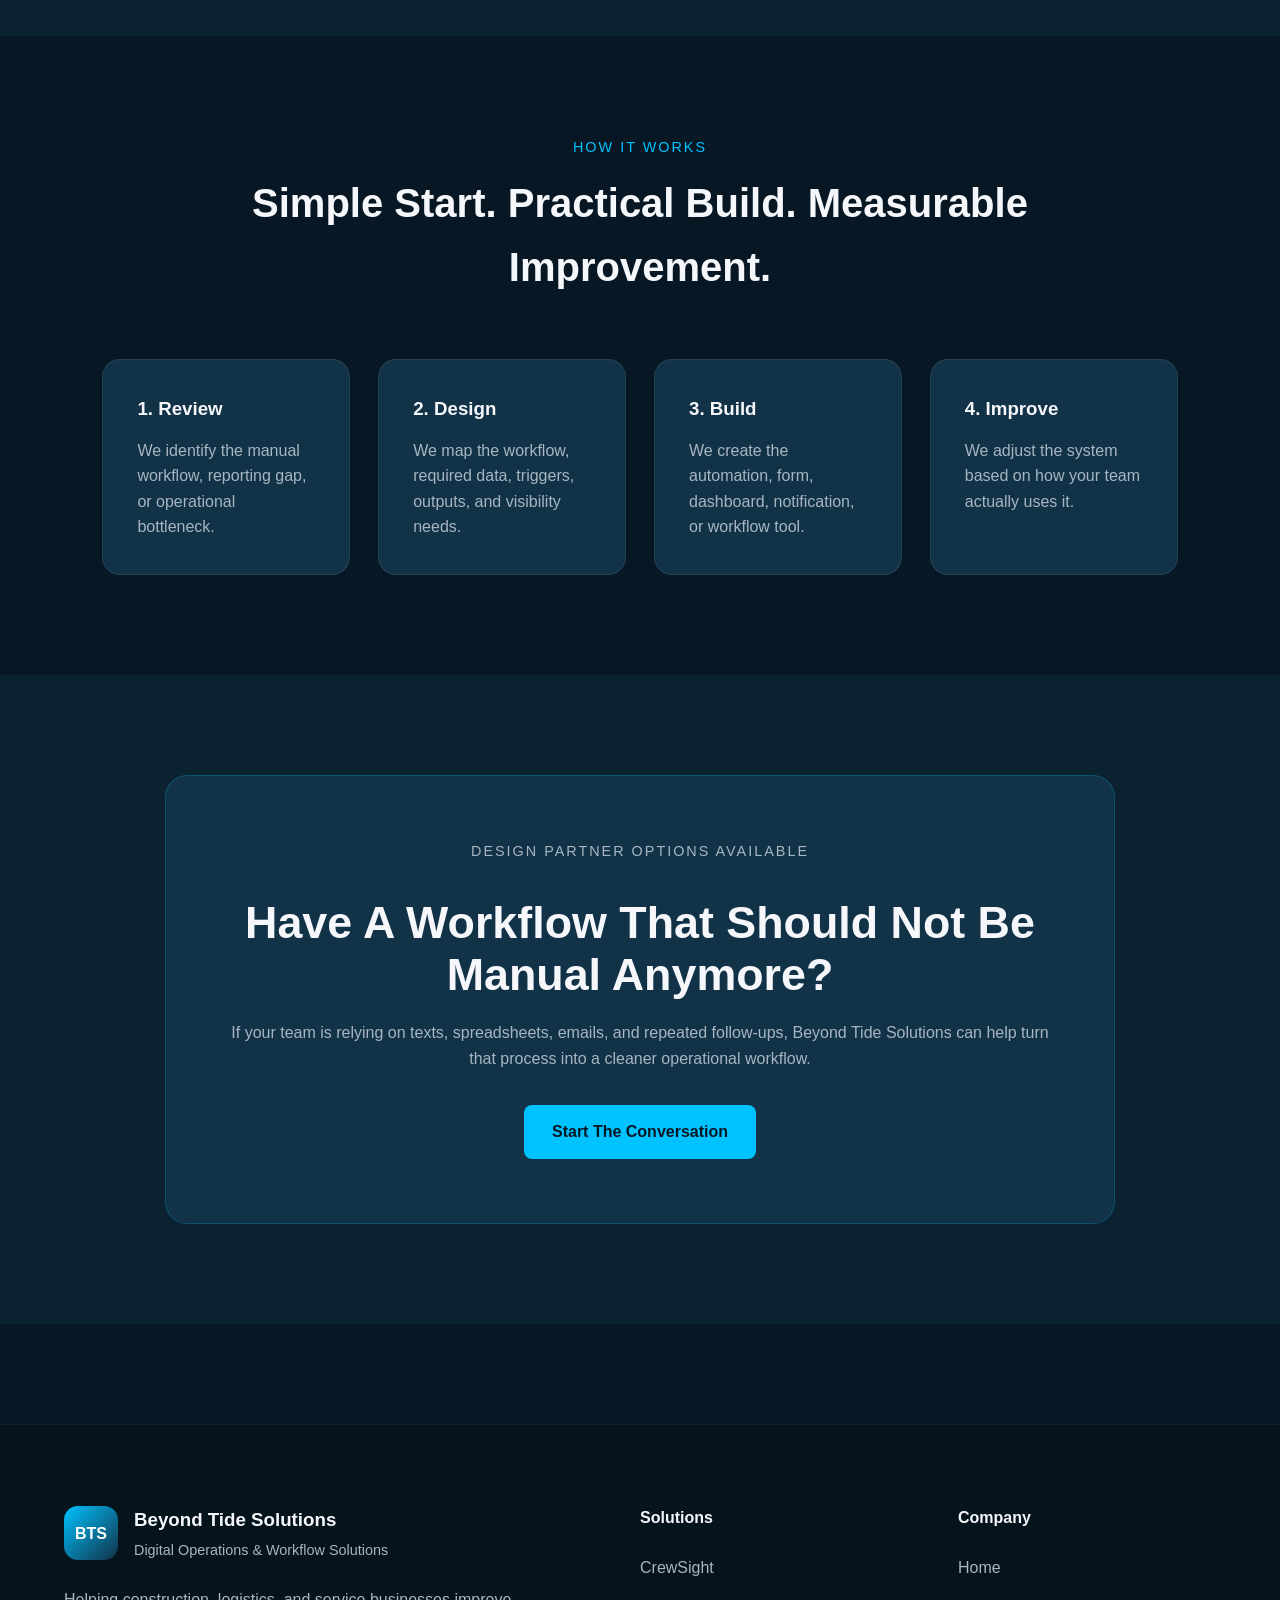
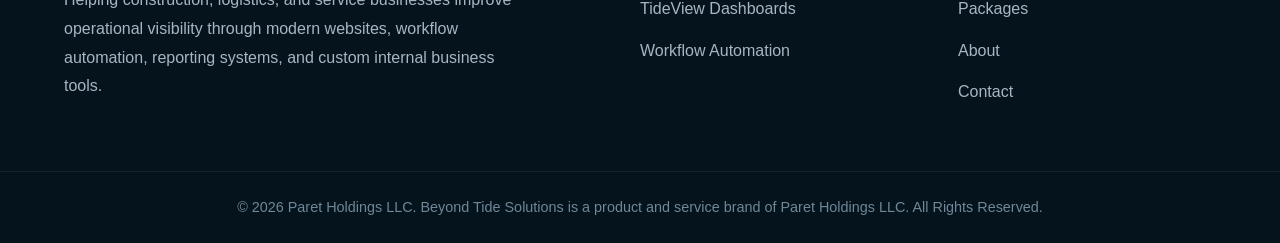
<file: solutions/workflow-automation/index.html>
<!DOCTYPE html>
<html lang="en">
<head>
  <meta charset="UTF-8" />
  <meta name="viewport" content="width=device-width, initial-scale=1.0" />

  <title>Workflow Automation | Beyond Tide Solutions</title>

  <link rel="stylesheet" href="../../assets/css/global.css">
  <link rel="stylesheet" href="../../assets/css/workflow-automation.css">

  <link rel="icon" type="image/png" href="../../assets/Folder.Images/favicon.png">

</head>
<body>

  <div id="header"></div>

  <main>

    <section class="automation-hero">
      <div class="automation-hero-content">
        <p class="section-tag">Workflow Automation</p>

        <h1>Reduce Manual Work Across Your Operations</h1>

        <p>
          Beyond Tide Solutions helps businesses automate reporting, communication,
          data collection, alerts, and operational workflows that slow teams down.
        </p>

        <div class="hero-actions">
          <a href="../../contact/" class="primary-btn">Start Automation Review</a>
          <a href="../../packages/" class="secondary-btn">View Packages</a>
        </div>
      </div>
    </section>

    <section class="pain-section">
      <div class="section-header">
        <p class="section-tag">Common Problems</p>
        <h2>Manual Processes Create Operational Drag</h2>
      </div>

      <div class="pain-grid">
        <div class="pain-card">
          <h3>Too Many Spreadsheets</h3>
          <p>Important updates get buried in disconnected files, tabs, and manual trackers.</p>
        </div>

        <div class="pain-card">
          <h3>Repetitive Follow-Ups</h3>
          <p>Teams waste time chasing updates, approvals, statuses, and missing information.</p>
        </div>

        <div class="pain-card">
          <h3>Delayed Reporting</h3>
          <p>Managers find out about problems after the work has already moved on.</p>
        </div>

        <div class="pain-card">
          <h3>Unclear Accountability</h3>
          <p>Tasks, updates, and responsibilities become scattered across texts, calls, and emails.</p>
        </div>
      </div>
    </section>

    <section class="automation-section">
      <div class="section-header">
        <p class="section-tag">What We Automate</p>
        <h2>Practical Automation Built Around Real Workflows</h2>
      </div>

      <div class="automation-grid">
        <div class="automation-card">
          <span>01</span>
          <h3>Reporting Automation</h3>
          <p>Daily reports, project summaries, KPI exports, and operational dashboards.</p>
        </div>

        <div class="automation-card">
          <span>02</span>
          <h3>Notifications & Alerts</h3>
          <p>Overdue tasks, low inventory, missing updates, approvals, and schedule reminders.</p>
        </div>

        <div class="automation-card">
          <span>03</span>
          <h3>Workflow Tracking</h3>
          <p>Track task status, review steps, approvals, issue escalation, and project movement.</p>
        </div>

        <div class="automation-card">
          <span>04</span>
          <h3>Form & Data Collection</h3>
          <p>Digital forms for field updates, inspections, inventory changes, and job activity.</p>
        </div>

        <div class="automation-card">
          <span>05</span>
          <h3>AI-Assisted Workflows</h3>
          <p>Summaries, missing-status detection, follow-up drafts, and operational prioritization.</p>
        </div>

        <div class="automation-card">
          <span>06</span>
          <h3>Dashboard Visibility</h3>
          <p>Turn collected workflow data into clear visibility for owners, managers, and teams.</p>
        </div>
      </div>
    </section>

    <section class="examples-section">
      <div class="section-header">
        <p class="section-tag">Example Automations</p>
        <h2>Automation That Makes Daily Work Easier</h2>
      </div>

      <div class="examples-list">
        <div class="example-item">
          <h3>Construction</h3>
          <p>Daily field reports automatically consolidate into project and management dashboards.</p>
        </div>

        <div class="example-item">
          <h3>Inventory</h3>
          <p>Low inventory alerts notify the right person before shortages impact active projects.</p>
        </div>

        <div class="example-item">
          <h3>Operations</h3>
          <p>Missing updates, overdue tasks, or delayed approvals are flagged without manual chasing.</p>
        </div>

        <div class="example-item">
          <h3>Customer Communication</h3>
          <p>Inquiry forms, job requests, and service updates route automatically to the right workflow.</p>
        </div>
      </div>
    </section>

    <section class="process-section">
      <div class="section-header">
        <p class="section-tag">How It Works</p>
        <h2>Simple Start. Practical Build. Measurable Improvement.</h2>
      </div>

      <div class="process-grid">
        <div class="process-step">
          <h3>1. Review</h3>
          <p>We identify the manual workflow, reporting gap, or operational bottleneck.</p>
        </div>

        <div class="process-step">
          <h3>2. Design</h3>
          <p>We map the workflow, required data, triggers, outputs, and visibility needs.</p>
        </div>

        <div class="process-step">
          <h3>3. Build</h3>
          <p>We create the automation, form, dashboard, notification, or workflow tool.</p>
        </div>

        <div class="process-step">
          <h3>4. Improve</h3>
          <p>We adjust the system based on how your team actually uses it.</p>
        </div>
      </div>
    </section>

    <section class="automation-cta">
      <div class="cta-box">
        <p class="section-tag">Design Partner Options Available</p>

        <h2>Have A Workflow That Should Not Be Manual Anymore?</h2>

        <p>
          If your team is relying on texts, spreadsheets, emails, and repeated follow-ups,
          Beyond Tide Solutions can help turn that process into a cleaner operational workflow.
        </p>

        <a href="../../contact/" class="primary-btn">Start The Conversation</a>
      </div>
    </section>

  </main>

  <div id="footer"></div>

  <script src="../../assets/JS/header-nav.js"></script>
  <script src="../../assets/JS/workflow-automation.js"></script>

</body>
</html>
</file>
<file: assets/css/global.css>
* {
  margin: 0;
  padding: 0;
  box-sizing: border-box;
}

html {
  scroll-behavior: smooth;
}

body {
  font-family: Arial, Helvetica, sans-serif;
  background-color: #071824;
  color: #F5F7FA;
  line-height: 1.6;
}

a {
  text-decoration: none;
}

section {
  padding: 100px 8%;
}

.section-header {
  text-align: center;
  margin-bottom: 60px;
}

.section-tag {
  color: #00C2FF;
  font-size: 0.9rem;
  letter-spacing: 2px;
  text-transform: uppercase;
  margin-bottom: 12px;
}

.section-header h2 {
  font-size: 2.5rem;
  max-width: 800px;
  margin: auto;
}

.primary-btn {
  display: inline-block;
  background-color: #00C2FF;
  color: #071824;
  padding: 14px 28px;
  border-radius: 8px;
  font-weight: bold;
  transition: 0.3s ease;
}

.primary-btn:hover {
  transform: translateY(-2px);
}

.secondary-btn {
  display: inline-block;
  border: 1px solid #00C2FF;
  color: #00C2FF;
  padding: 14px 28px;
  border-radius: 8px;
  transition: 0.3s ease;
}

.secondary-btn:hover {
  background-color: rgba(0, 194, 255, 0.1);
}






/* =========================
   HEADER
========================= */

.site-header {
  position: fixed;
  top: 0;
  left: 0;

  width: 100%;

  z-index: 1000;

  background: rgba(7, 24, 36, 0.82);

  backdrop-filter: blur(12px);

  border-bottom: 1px solid rgba(255,255,255,0.06);
}

.header-container {
  width: 100%;
  max-width: 1450px;

  margin: auto;

  padding: 18px 5%;

  display: flex;
  justify-content: space-between;
  align-items: center;
}

/* LOGO */

.logo-section {
  display: flex;
  align-items: center;
  gap: 14px;

  color: #F5F7FA;
}

.logo-icon {
  width: 48px;
  height: 48px;

  border-radius: 12px;

  background: linear-gradient(
    135deg,
    #00C2FF,
    #123247
  );

  display: flex;
  align-items: center;
  justify-content: center;

  font-weight: bold;
  font-size: 1rem;

  color: white;
}

.logo-text {
  display: flex;
  flex-direction: column;
}

.logo-title {
  font-size: 1.2rem;
  font-weight: 700;
}

.logo-subtitle {
  font-size: 0.78rem;
  color: #A7B6C2;
  margin-top: 2px;
}

/* NAV */

.main-nav {
  display: flex;
  align-items: center;
  gap: 34px;
}

.main-nav a {
  color: #F5F7FA;

  font-size: 0.95rem;
  font-weight: 500;

  position: relative;

  transition: 0.3s ease;
}

.main-nav a:hover {
  color: #00C2FF;
}

.main-nav a::after {
  content: "";

  position: absolute;
  left: 0;
  bottom: -6px;

  width: 0%;
  height: 2px;

  background-color: #00C2FF;

  transition: 0.3s ease;
}

.main-nav a:hover::after {
  width: 100%;
}

/* MOBILE */

.mobile-menu-btn {
  display: none;

  background: none;
  border: none;

  color: white;

  font-size: 2rem;
  cursor: pointer;
}

/* SPACING FIX FOR FIXED HEADER */

body {
  padding-top: 90px;
}

/* =========================
   MOBILE
========================= */

@media (max-width: 900px) {

  .mobile-menu-btn {
    display: block;
  }

  .main-nav {

    position: absolute;

    top: 100%;
    left: 0;

    width: 100%;

    background-color: #071824;

    flex-direction: column;

    padding: 30px 0;

    gap: 24px;

    display: none;
  }

  .main-nav.active {
    display: flex;
  }

  .logo-subtitle {
    display: none;
  }

}

/* =========================
   DROPDOWN
========================= */

.dropdown {
  position: relative;
  display: flex;
  align-items: center;

  height: 100%;
}

.dropdown-btn {
  background: none;
  border: none;

  color: #F5F7FA;

  font-size: 0.95rem;
  font-weight: 500;

  cursor: pointer;

  transition: 0.3s ease;

  padding: 10px 0;
}

.dropdown-btn:hover {
  color: #00C2FF;
}

/* Invisible hover bridge */
.dropdown::after {
  content: "";

  position: absolute;

  top: 100%;
  left: 0;

  width: 100%;
  height: 20px;
}

.dropdown-content {

  position: absolute;

  top: calc(100% + 12px);
  left: 0;

  min-width: 280px;

  background-color: #0B2231;

  border: 1px solid rgba(255,255,255,0.08);

  border-radius: 12px;

  padding: 12px 0;

  display: flex;
  flex-direction: column;

  box-shadow:
    0 10px 30px rgba(0,0,0,0.35);

  overflow: hidden;

  z-index: 999;

  opacity: 0;
  visibility: hidden;

  transform: translateY(10px);

  transition:
    opacity 0.25s ease,
    transform 0.25s ease,
    visibility 0.25s ease;
}

.dropdown-content a {

  padding: 14px 20px;

  color: #F5F7FA;

  transition: 0.3s ease;
}

.dropdown-content a:hover {
  background-color: rgba(0,194,255,0.08);
  color: #00C2FF;
}

/* SHOW DROPDOWN */

.dropdown:hover .dropdown-content {

  opacity: 1;
  visibility: visible;

  transform: translateY(0);
}





/* =========================
   FOOTER
========================= */

.site-footer {

  background-color: #05131D;

  border-top: 1px solid rgba(255,255,255,0.06);

  margin-top: 100px;
}

.footer-container {

  max-width: 1450px;

  margin: auto;

  padding: 80px 5% 50px;

  display: grid;
  grid-template-columns: 2fr 1fr 1fr;

  gap: 60px;
}

/* LOGO */

.footer-logo {
  display: flex;
  align-items: center;
  gap: 16px;

  margin-bottom: 24px;
}

.footer-logo-icon {

  width: 54px;
  height: 54px;

  border-radius: 14px;

  background: linear-gradient(
    135deg,
    #00C2FF,
    #123247
  );

  display: flex;
  align-items: center;
  justify-content: center;

  font-weight: bold;

  color: white;
}

.footer-logo h3 {
  margin-bottom: 4px;
}

.footer-logo p {
  color: #A7B6C2;
  font-size: 0.9rem;
}

.footer-description {

  color: #A7B6C2;

  max-width: 450px;

  line-height: 1.8;
}

/* FOOTER LINKS */

.footer-column h4 {

  margin-bottom: 24px;

  color: #F5F7FA;
}

.footer-links {
  list-style: none;
}

.footer-links li {
  margin-bottom: 16px;
}

.footer-links a {

  color: #A7B6C2;

  transition: 0.3s ease;
}

.footer-links a:hover {
  color: #00C2FF;
}

/* BOTTOM */

.footer-bottom {

  border-top: 1px solid rgba(255,255,255,0.06);

  padding: 24px 5%;

  text-align: center;
}

.footer-bottom p {
  color: #6F8797;
  font-size: 0.9rem;
}

/* MOBILE */

@media (max-width: 900px) {

  .footer-container {

    grid-template-columns: 1fr;

    gap: 50px;
  }

}
</file>
<file: assets/css/home.css>
.hero {
  position: relative;
  min-height: 100vh;

  display: flex;
  align-items: center;
  justify-content: center;

background:
  radial-gradient(circle at center, rgba(0,194,255,0.12), transparent 60%),
  linear-gradient(rgba(7,24,36,0.92), rgba(7,24,36,0.96));

  background-size: cover;
  background-position: center;
}

.hero-overlay {
  position: absolute;
  inset: 0;

  background:
    radial-gradient(circle at center,
    rgba(0,194,255,0.12),
    transparent 60%);
}

.hero-content {
  position: relative;
  z-index: 2;

  text-align: center;
  max-width: 900px;
}

.hero-tag {
  color: #00C2FF;
  font-size: 1rem;
  text-transform: uppercase;
  letter-spacing: 2px;
  margin-bottom: 20px;
}

.hero h1 {
  font-size: 4rem;
  line-height: 1.1;
  margin-bottom: 25px;
}

.hero-description {
  color: #A7B6C2;
  font-size: 1.2rem;
  max-width: 760px;
  margin: auto;
  margin-bottom: 40px;
}

.hero-buttons {
  display: flex;
  justify-content: center;
  gap: 20px;
  flex-wrap: wrap;
}

/* SERVICES */

.services-section {
  background-color: #0B2231;
}

.services-grid {
  display: grid;
  grid-template-columns: repeat(auto-fit, minmax(250px, 1fr));
  gap: 30px;
}

.service-card {
  background-color: #123247;

  padding: 40px;
  border-radius: 14px;

  border: 1px solid rgba(255,255,255,0.08);

  transition: 0.3s ease;
}

.service-card:hover {
  transform: translateY(-6px);

  border-color: #00C2FF;
}

.service-card h3 {
  margin-bottom: 18px;
  color: #00C2FF;
}

.service-card p {
  color: #A7B6C2;
}

/* DESIGN PARTNER */

.partner-section {
 background-color: #071824;

  background-size: cover;
}

.partner-content {
  max-width: 850px;
  margin: auto;
  text-align: center;
}

.partner-content h2 {
  font-size: 3rem;
  margin-bottom: 25px;
}

.partner-content p {
  color: #A7B6C2;
  margin-bottom: 35px;
}

.partner-list {
  list-style: none;
  margin-bottom: 40px;
}

.partner-list li {
  margin-bottom: 16px;
  color: #F5F7FA;
}

/* MOBILE */

@media (max-width: 768px) {

  .hero h1 {
    font-size: 2.8rem;
  }

  .section-header h2,
  .partner-content h2 {
    font-size: 2rem;
  }

  section {
    padding: 80px 6%;
  }

}
</file>
<file: css/styles.css>
/* Reset */
* {
  margin: 0;
  padding: 0;
  box-sizing: border-box;
}

/* Header styling */
header {
  background-image: url('../Folder.Images/HP_Header_png.png');
  background-size: cover;
  background-position: center;
  background-attachment: fixed;
  height: 3600px;
  padding: 20px;
  color: white;
}

/* Flex row layout for container */
.container {
  display: flex;
  justify-content: space-between;
  align-items: flex-start;
  width: 100%;
  max-width: 1200px;
  margin: 0 auto;
}

/* Left column */
.header-left {
  display: flex;
  flex-direction: column;
  gap: 10px;
}


.header-right nav {
  position: relative;
  z-index: 10;
}

/* Right column - nav links */
.header-right nav ul {
  display: flex;
  list-style: none;
  gap: 20px;
}

.header-right nav a {
  color: white;
  text-decoration: none;
  font-weight: bold;
  font-size: 24px;
}

/* Optional flicker effect */
#header-title {
  font-size: 48px;
  color: white;
  opacity: 0;
  transform: translateX(-100px);
  animation: fadeSlideIn 2s ease-out forwards, flickerEffect 10s ease-in-out forwards;
  animation-delay: 0s, 2s; /* first animation starts immediately, second starts after 2s */
}

@keyframes fadeSlideIn {
  to {
    opacity: 1;
    transform: translateX(0);
  }
}

@keyframes flickerEffect {
  0% { color: white; opacity: 1; }
  10% { color: #ccc; opacity: 0.8; }
  20% { color: white; opacity: 0.6; }
  30% { color: #999; opacity: 0.9; }
  40% { color: white; opacity: 0.5; }
  50% { color: #888; opacity: 0.7; }
  60% { color: white; opacity: 0.4; }
  70% { color: #666; opacity: 0.6; }
  80% { color: #444; opacity: 0.5; }
  90% { color: #999; opacity: 0.6; }
  100% { color: white; opacity: 1; }
}


/* Spacer Section */

.spacer {
  height: 300px; /* Adjust to your needs */
}

/* Hero Section */

.Container-Call {
  position: relative;
  height: 300px; /* or adjust as needed */
  overflow: hidden;
}

.hero-overlay {
  position: absolute;
  top: 0;
  left: 0;
  width: 100%;
  height: 100%;
  background: transparent;   /* rgba(0, 0, 0, 0.223); /* darken background */
  display: flex;
  justify-content: center;
  align-items: center;
  text-align: center;
  z-index: 1;
}

.hero-content {
  z-index: 2;
  color: white;
  padding: 20px;
  max-width: 800px;
}

.hero-content h2 {
  font-size: 30px; /* Adjust as needed */
  font-weight: 700;
  margin-bottom: 10px;
}

.hero-content p {
  font-size: 18px;
  font-weight: 300;
  margin-bottom: 10px;
}


.cta-button {
  margin-top: 15px;
  display: inline-block;
  padding: 10px 20px;
  background-color: #00bfff;
  color: white;
  text-decoration: none;
  border-radius: 5px;
  font-weight: bold;
  transition: background-color 0.3s;
}

.cta-button:hover {
  background-color: #008ecf;
}


/* Spacer Section */

.spacer2 {
  height: 100px; /* Adjust to your needs */
}


/* Quick Summary Section */

.blur-card {
  background: rgba(255, 255, 255, 0.1); /* semi-transparent */
  backdrop-filter: blur(10px);         /* <-- the blur effect */
  -webkit-backdrop-filter: blur(10px); /* Safari support */
  border-radius: 15px;
  padding: 40px 20px;
  margin: 40px auto;
  width: 90%;
  max-width: 1200px;
  color: white; /* or adjust based on your design */
  box-shadow: 0 4px 20px rgba(0, 0, 0, 0.3);
  text-align: center;
}

.fade-up {
  opacity: 0;
  transform: translateY(50px);
  animation: fadeInUp 1s ease-out forwards;
  animation-delay: 0.3s; /* optional */
}

@keyframes fadeInUp {
  to {
    opacity: 1;
    transform: translateY(0);
  }
}

.service-overview h2 {
  margin-bottom: 30px;
  font-size: 2rem;
  color: white;
}

.overview-icons {
  display: flex;
  justify-content: center;
  flex-wrap: wrap;
  gap: 100px;
}

.overview-icon {
  display: flex;
  flex-direction: column;
  align-items: center;
  text-decoration: none;
  color: whitesmoke;
  transition: transform 0.3s;
  width: 120px;
}

.icon-wrapper {
  width: 150px;
  height: 150px;
  display: flex;
  justify-content: center;
  align-items: center;
  overflow: hidden;
  border: 2px solid #00ffff;
  box-shadow:
    0 0 5px #00ffff,
    0 0 10px #00ffff,
    0 0 20px #00ffff;
  border-radius: 10px; /* optional */
  background-color: rgba(255,255,255,0.05); /* optional backdrop look */
}

.icon-wrapper img {
  max-width: 100%;
  max-height: 100%;
  object-fit: contain;
  display: block;
}


.overview-icon span {
  font-size: 24px;
  font-weight: bold;
  color: whitesmoke;
  text-align: center;
  margin-top: 12px; /* Add space below the icon */
}

.overview-icon:hover {
  transform: scale(1.1);
}


/* Web Developement Section */

.services-container {
  display: flex;
  flex-direction: column;
  gap: 100px; /* increase as needed */
  padding: 40px 20px;
}



.service-box {
  color: white;
  padding: 20px;
  display: flex;
  flex-direction: row;
  align-items: center;
  gap: 20px;
  width:100%;
  border-radius: 10px;
  box-shadow: 0 2px 10px rgba(0, 0, 0, 0.2);
  opacity: 0;
  transform: translateX(100px);
  animation: fadeInRight 1s ease-out forwards;
  animation-delay: 0.3s; /* optional delay */
}
@keyframes fadeInRight {
  from {
    opacity: 0;
    transform: translateX(100px);
  }
  to {
    opacity: 1;
    transform: translateX(0);
  }
}

.service-box img {
  max-width: 450px;
  width: 150%;
  border-radius: 8px;
  border: 3px solid #00ffff; /* Neon cyan */
  border-radius: 8px;
  box-shadow:
    0 0 5px #00ffff,
    0 0 10px #00ffff,
    0 0 20px #00ffff;
}

.service-content {
  flex: 1;
}

.service-content h2 {
  margin: 0 0 10px;
  font-size: 48px;
}

.service-content p {
  margin: 0 0 15px;
  font-size: 24px;
}

.btn {
  background-color: #ff3333;
  color: white;
  padding: 10px 20px;
  border: none;
  border-radius: 20px;
  font-size: 1rem;
  cursor: pointer;
  transition: background-color 0.3s;
}

.btn:hover {
  background-color: #cc0000;
}

/* hosting and domain section */

.service-box.reverse {
  flex-direction: row-reverse;
}



/* Mobile view adjustments */
@media (max-width: 600px) {
  .service-box {
    flex-direction: column;
    text-align: center;
  }

  .service-box img {
    max-width: 100%;
  }
}


/*      footer      */



/* ---------- Footer Styles ---------- */

.site-footer {
  background: linear-gradient(to bottom, #0a0a0a, #0f1e2d); /* rich, dark gradient */
  color: #e0e0e0;
  padding: 40px 0 20px;
  font-family: 'Segoe UI', Tahoma, Geneva, Verdana, sans-serif;
  font-size: 0.95rem;
  box-shadow: 0 -4px 20px rgba(0, 255, 255, 0.1);
  position: relative;
}

.site-footer::before {
  content: "";
  display: block;
  height: 4px;
  background: linear-gradient(to right, #00ffff, transparent);
  margin-bottom: 20px;
}

.footer-container {
  display: flex;
  flex-wrap: wrap;
  justify-content: space-between;
  gap: 2rem;
  max-width: 1200px;
  margin: 0 auto;
  padding: 0 20px;
  border-top: 1px solid rgba(0, 255, 255, 0.2);
}

/* Footer Left Section */
.footer-left h3 {
  color: #00ffff;
  font-size: 1.4rem;
  margin-bottom: 10px;
  text-shadow: 0 0 8px rgba(0, 255, 255, 0.6);
}

.footer-left p {
  color: #ccc;
  font-size: 0.95rem;
  line-height: 1.6;
  margin-bottom: 8px;
}

.footer-left .phone {
  color: #00ffcc;
}

.footer-left .email {
  color: #66ccff;
}

/* Footer Center Section */
.footer-center h4 {
  color: #00ffff;
  text-shadow: 0 0 8px rgba(0, 255, 255, 0.4);
  margin-bottom: 10px;
  font-size: 1.1rem;
  text-transform: uppercase;
}

.footer-center ul {
  list-style: none;
  padding-left: 0;
  margin: 0;
}

.footer-center ul li {
  margin-bottom: 10px;
}

.footer-center ul li a {
  color: #9be7ff;
  text-decoration: none;
  font-size: 1rem;
  position: relative;
  padding-left: 10px;
  transition: color 0.3s ease, text-shadow 0.3s ease;
}

.footer-center ul li a::before {
  content: "";
  position: absolute;
  left: 0;
  top: 50%;
  transform: translateY(-50%);
  height: 6px;
  width: 6px;
  background-color: #00ffff;
  border-radius: 50%;
  opacity: 0;
  transition: opacity 0.3s;
}

.footer-center ul li a:hover::before {
  opacity: 1;
}

.footer-center ul li a:visited {
  color: #9be7ff;
}

.footer-center ul li a:hover {
  color: #00ffff;
  text-shadow: 0 0 5px #00ffff;
}

/* Footer Right Section */
.footer-right h4 {
  color: #00ffff;
  text-shadow: 0 0 8px rgba(0, 255, 255, 0.4);
  margin-bottom: 10px;
  font-size: 1.1rem;
  text-transform: uppercase;
}

.social-icons a {
  color: #9be7ff;
  margin-right: 12px;
  font-size: 1.4rem;
  transition: color 0.3s, text-shadow 0.3s;
  display: inline-block;
}

.social-icons a:hover {
  color: #00ffff;
  text-shadow: 0 0 6px #00ffff;
}

/* Bottom Bar */
.footer-bottom {
  text-align: center;
  margin-top: 30px;
  font-size: 0.85rem;
  color: #888;
}

/* Responsive Adjustments */
@media (max-width: 768px) {
  .footer-container {
    flex-direction: column;
    align-items: center;
    text-align: center;
  }

  .footer-left,
  .footer-center,
  .footer-right {
    min-width: 100%;
  }

  .social-icons a {
    font-size: 1.6rem;
    margin: 0 8px;
  }
}




/* =========================
   MOBILE FIXES - UNIVERSAL
========================= */

html, body {
  width: 100%;
  overflow-x: hidden;
}

img {
  max-width: 100%;
  height: auto;
}

@media (max-width: 768px) {
  header {
    height: auto;
    min-height: 100vh;
    background-attachment: scroll;
    padding: clamp(14px, 4vw, 24px);
  }

  .container,
  .footer-container {
    flex-direction: column;
    align-items: center;
    text-align: center;
  }

  #header-title {
    font-size: clamp(34px, 10vw, 48px);
    line-height: 1.1;
    transform: none;
  }

  .header-left h2 {
    font-size: clamp(18px, 5vw, 22px);
  }

  .header-right nav ul {
    flex-wrap: wrap;
    justify-content: center;
    gap: clamp(10px, 3vw, 18px);
    margin-top: 18px;
  }

  .header-right nav a {
    font-size: clamp(15px, 4vw, 20px);
  }

  .spacer {
    height: clamp(20px, 7vw, 55px);
  }

  .spacer2 {
    height: clamp(30px, 8vw, 70px);
  }

  .hero-overlay {
    position: relative;
    min-height: auto;
    height: auto;
    padding: clamp(20px, 6vw, 50px) 0;
  }

  .hero-content {
    padding: 0 10px 10px;
    max-width: 100%;
  }

  .hero-content h2 {
    font-size: clamp(24px, 7vw, 36px);
    line-height: 1.15;
  }

  .hero-content p {
    font-size: clamp(15px, 4vw, 18px);
    line-height: 1.4;
  }

  .blur-card {
    width: 100%;
    padding: clamp(25px, 6vw, 40px) 15px;
    margin: clamp(25px, 7vw, 45px) auto;
  }

  .overview-icons {
    gap: clamp(25px, 7vw, 50px);
  }

  .overview-icon {
    width: clamp(120px, 38vw, 155px);
  }

  .icon-wrapper {
    width: clamp(120px, 38vw, 155px);
    height: clamp(120px, 38vw, 155px);
  }

  .overview-icon span {
    font-size: clamp(16px, 4.5vw, 22px);
  }

  .service-box,
  .service-box.reverse {
    flex-direction: column;
    text-align: center;
    transform: none;
  }

  .service-box img {
    width: 100%;
    max-width: min(100%, 420px);
  }

  .service-content h2 {
    font-size: clamp(28px, 8vw, 44px);
  }

  .service-content p {
    font-size: clamp(16px, 4.5vw, 22px);
    line-height: 1.45;
  }

  .services-container {
    gap: clamp(45px, 10vw, 80px);
    padding: 30px 5px;
  }

  .footer-left,
  .footer-center,
  .footer-right {
    min-width: 100%;
  }

  .social-icons a {
    font-size: 1.6rem;
    margin: 0 8px;
  }

  section,
  .report-section,
  .content-section,
  .article-section,
  .blog-section {
    max-width: 100%;
    overflow-wrap: break-word;
    word-wrap: break-word;
  }

  section p,
  .report-section p,
  .content-section p,
  .article-section p,
  .blog-section p {
    max-width: 100%;
    line-height: 1.6;
  }
}
</file>
<file: assets/css/about.css>
.about-hero {
  min-height: 70vh;
  display: flex;
  align-items: center;
  justify-content: center;
  text-align: center;

  background:
    radial-gradient(circle at center, rgba(0, 194, 255, 0.14), transparent 55%),
    linear-gradient(rgba(7, 24, 36, 0.94), rgba(7, 24, 36, 0.98));
}

.about-hero-content {
  max-width: 950px;
  padding: 0 6%;
}

.about-hero h1 {
  font-size: 4rem;
  line-height: 1.1;
  margin-bottom: 24px;
}

.about-hero p {
  color: #A7B6C2;
  font-size: 1.18rem;
}

.who-section {
  background-color: #0B2231;
}

.who-container {
  max-width: 1250px;
  margin: auto;

  display: grid;
  grid-template-columns: 1.2fr 0.8fr;
  gap: 50px;
  align-items: center;
}

.who-text h2 {
  font-size: 3rem;
  line-height: 1.15;
  margin-bottom: 24px;
}

.who-text p {
  color: #A7B6C2;
  margin-bottom: 20px;
}

.who-card {
  background-color: #123247;
  border: 1px solid rgba(255,255,255,0.08);
  border-radius: 18px;
  padding: 38px;
}

.who-card h3 {
  margin-bottom: 24px;
  color: #00C2FF;
}

.who-card ul {
  list-style: none;
}

.who-card li {
  margin-bottom: 14px;
  color: #F5F7FA;
}

.who-card li::before {
  content: "✓";
  color: #00C2FF;
  margin-right: 10px;
}

.values-section {
  background-color: #071824;
}

.values-grid {
  display: grid;
  grid-template-columns: repeat(auto-fit, minmax(250px, 1fr));
  gap: 28px;
}

.value-card {
  background-color: #123247;
  border: 1px solid rgba(255,255,255,0.08);
  border-radius: 18px;
  padding: 34px;
  transition: 0.3s ease;
}

.value-card:hover {
  transform: translateY(-5px);
  border-color: rgba(0, 194, 255, 0.45);
}

.value-card h3 {
  margin-bottom: 14px;
  color: #F5F7FA;
}

.value-card p {
  color: #A7B6C2;
}

.about-cta {
  background-color: #0B2231;
}

.cta-box {
  max-width: 950px;
  margin: auto;
  text-align: center;
  background-color: #123247;
  padding: 64px;
  border-radius: 22px;
  border: 1px solid rgba(0, 194, 255, 0.22);
}

.cta-box h2 {
  font-size: 2.8rem;
  line-height: 1.15;
  margin-bottom: 20px;
}

.cta-box p {
  color: #A7B6C2;
  margin-bottom: 34px;
}

.hidden {
  opacity: 0;
  transform: translateY(24px);
}

.show {
  opacity: 1;
  transform: translateY(0);
  transition: opacity 0.6s ease, transform 0.6s ease;
}

@media (max-width: 900px) {
  .about-hero h1 {
    font-size: 2.7rem;
  }

  .who-container {
    grid-template-columns: 1fr;
  }

  .who-text h2 {
    font-size: 2.2rem;
  }

  .cta-box {
    padding: 42px 24px;
  }

  .cta-box h2 {
    font-size: 2rem;
  }
}
</file>
<file: assets/css/contact.css>
.contact-hero {
  min-height: 55vh;
  display: flex;
  align-items: center;
  justify-content: center;
  text-align: center;

  background:
    radial-gradient(circle at center, rgba(0, 194, 255, 0.14), transparent 55%),
    linear-gradient(rgba(7, 24, 36, 0.94), rgba(7, 24, 36, 0.98));
}

.contact-hero-content {
  max-width: 850px;
  padding: 0 6%;
}

.contact-hero h1 {
  font-size: 4rem;
  line-height: 1.1;
  margin-bottom: 22px;
}

.contact-hero p {
  color: #A7B6C2;
  font-size: 1.15rem;
}

.contact-section {
  background-color: #0B2231;
}

.contact-container {
  max-width: 1250px;
  margin: auto;

  display: grid;
  grid-template-columns: 1.3fr 0.9fr;
  gap: 40px;
  align-items: start;
}

.contact-form,
.contact-info {
  background-color: #123247;
  border: 1px solid rgba(255,255,255,0.08);
  border-radius: 18px;
  padding: 40px;
}

.form-row {
  display: grid;
  grid-template-columns: 1fr 1fr;
  gap: 18px;
  margin-bottom: 18px;
}

.contact-form input,
.contact-form textarea,
.contact-form select {
  width: 100%;
  padding: 15px 16px;

  background-color: #071824;
  border: 1px solid rgba(255,255,255,0.12);
  border-radius: 10px;

  color: #F5F7FA;
  font-size: 1rem;
}

.contact-form input::placeholder,
.contact-form textarea::placeholder {
  color: #6F8797;
}

.contact-form textarea {
  resize: vertical;
  margin-bottom: 20px;
}

.contact-form button {
  width: 100%;

  padding: 15px;

  border: none;
  border-radius: 10px;

  background-color: #00C2FF;
  color: #071824;

  font-size: 1rem;
  font-weight: 700;

  cursor: pointer;
  transition: 0.3s ease;
}

.contact-form button:hover {
  transform: translateY(-2px);
}

.contact-form button:disabled {
  opacity: 0.7;
  cursor: not-allowed;
}

#form-status {
  margin-top: 16px;
  text-align: center;
  font-size: 0.95rem;
}

.form-success {
  color: #37d67a;
}

.form-error {
  color: #ff6b6b;
}

.contact-info h2 {
  font-size: 2rem;
  margin-bottom: 18px;
}

.contact-info p {
  color: #A7B6C2;
  margin-bottom: 18px;
}

.contact-details {
  margin-top: 28px;
  padding-top: 24px;
  border-top: 1px solid rgba(255,255,255,0.08);
}

.contact-details p {
  margin-bottom: 12px;
}

.design-partner-mini {
  margin-top: 30px;
  padding: 24px;

  background-color: rgba(0, 194, 255, 0.08);
  border: 1px solid rgba(0, 194, 255, 0.2);
  border-radius: 14px;
}

.design-partner-mini h3 {
  margin-bottom: 12px;
  color: #00C2FF;
}

.design-partner-mini p {
  margin-bottom: 0;
}

@media (max-width: 900px) {
  .contact-hero h1 {
    font-size: 2.7rem;
  }

  .contact-container {
    grid-template-columns: 1fr;
  }

  .form-row {
    grid-template-columns: 1fr;
  }

  .contact-form,
  .contact-info {
    padding: 28px 20px;
  }
}
</file>
<file: assets/css/packages.css>
.packages-hero {
  min-height: 70vh;
  display: flex;
  align-items: center;
  justify-content: center;
  text-align: center;

  background:
    radial-gradient(circle at center, rgba(0, 194, 255, 0.13), transparent 55%),
    linear-gradient(rgba(7, 24, 36, 0.94), rgba(7, 24, 36, 0.98));
}

.packages-hero-content {
  max-width: 900px;
  padding: 0 6%;
}

.packages-hero h1 {
  font-size: 4rem;
  line-height: 1.1;
  margin-bottom: 24px;
}

.packages-hero p {
  color: #A7B6C2;
  font-size: 1.15rem;
}

.package-section {
  background-color: #0B2231;
}

.package-grid,
.crewsight-grid {
  display: grid;
  grid-template-columns: repeat(3, 1fr);
  gap: 28px;
}

.package-card,
.crewsight-card {
  background-color: #123247;
  padding: 38px;
  border-radius: 18px;
  border: 1px solid rgba(255,255,255,0.08);
  transition: 0.3s ease;
}

.package-card:hover,
.crewsight-card:hover {
  transform: translateY(-6px);
  border-color: rgba(0, 194, 255, 0.45);
}

.package-card.featured,
.crewsight-card.featured {
  border-color: rgba(0, 194, 255, 0.5);
  box-shadow: 0 20px 60px rgba(0,0,0,0.25);
}

.package-label,
.range {
  color: #00C2FF;
  font-size: 0.85rem;
  text-transform: uppercase;
  letter-spacing: 1.5px;
  font-weight: 700;
  margin-bottom: 14px;
}

.starting-price {

  color: #F5F7FA;

  font-size: 1.1rem;
  font-weight: 700;

  margin-bottom: 14px;
}

.package-card h3,
.crewsight-card h3 {
  font-size: 1.7rem;
  margin-bottom: 16px;
}

.package-desc,
.package-card p,
.crewsight-card p {
  color: #A7B6C2;
  margin-bottom: 24px;
}

.package-card ul,
.crewsight-card ul {
  list-style: none;
  margin-bottom: 32px;
}

.package-card li,
.crewsight-card li {
  color: #F5F7FA;
  margin-bottom: 13px;
}

.package-card li::before,
.crewsight-card li::before {
  content: "✓";
  color: #00C2FF;
  margin-right: 10px;
}

.crewsight-pricing-section {
  background-color: #071824;
}

.pricing-note {
  max-width: 900px;
  margin: 46px auto 0;
  text-align: center;
  background-color: rgba(18, 50, 71, 0.8);
  border: 1px solid rgba(0, 194, 255, 0.2);
  border-radius: 16px;
  padding: 28px;
}

.pricing-note p {
  color: #A7B6C2;
}

.design-partner-section {
  background-color: #0B2231;
}

.design-partner-box {
  max-width: 950px;
  margin: auto;
  text-align: center;
  background-color: #123247;
  padding: 64px;
  border-radius: 22px;
  border: 1px solid rgba(0, 194, 255, 0.22);
}

.design-partner-box h2 {
  font-size: 2.8rem;
  margin-bottom: 20px;
}

.design-partner-box p {
  color: #A7B6C2;
  margin-bottom: 34px;
}

@media (max-width: 1000px) {
  .package-grid,
  .crewsight-grid {
    grid-template-columns: 1fr;
  }

  .packages-hero h1 {
    font-size: 2.7rem;
  }

  .design-partner-box {
    padding: 42px 24px;
  }

  .design-partner-box h2 {
    font-size: 2rem;
  }
}
</file>
<file: assets/css/solutions.css>
.solution-hero {
  min-height: 85vh;
  display: flex;
  align-items: center;
  justify-content: center;
  text-align: center;

  background:
    radial-gradient(circle at center, rgba(0, 194, 255, 0.12), transparent 55%),
    linear-gradient(rgba(7, 24, 36, 0.92), rgba(7, 24, 36, 0.96));
}

.solution-hero-content {
  max-width: 950px;
  padding: 0 6%;
}

.solution-tag {
  color: #00C2FF;
  text-transform: uppercase;
  letter-spacing: 2px;
  margin-bottom: 18px;
  font-weight: 700;
}

.solution-hero h1 {
  font-size: 4rem;
  line-height: 1.1;
  margin-bottom: 24px;
}

.solution-description {
  color: #A7B6C2;
  font-size: 1.2rem;
  max-width: 760px;
  margin: 0 auto 36px;
}

.solution-buttons {
  display: flex;
  gap: 18px;
  justify-content: center;
  flex-wrap: wrap;
}

.solution-overview {
  background-color: #0B2231;
}

.problem-grid {
  display: grid;
  grid-template-columns: repeat(auto-fit, minmax(240px, 1fr));
  gap: 28px;
}

.problem-card {
  background-color: #123247;
  padding: 34px;
  border-radius: 16px;
  border: 1px solid rgba(255,255,255,0.08);
}

.problem-card h3 {
  color: #00C2FF;
  margin-bottom: 14px;
}

.problem-card p {
  color: #A7B6C2;
}

.platform-preview {
  background-color: #071824;
}

.preview-content {
  display: grid;
  grid-template-columns: 1fr 1.2fr;
  gap: 60px;
  align-items: center;
}

.preview-text h2 {
  font-size: 2.8rem;
  margin-bottom: 22px;
}

.preview-text p {
  color: #A7B6C2;
  margin-bottom: 24px;
}

.preview-text ul {
  list-style: none;
}

.preview-text li {
  margin-bottom: 14px;
  color: #F5F7FA;
}

.preview-text li::before {
  content: "✓";
  color: #00C2FF;
  margin-right: 10px;
}

.preview-image-card {
  background-color: #123247;
  border-radius: 18px;
  padding: 18px;
  border: 1px solid rgba(255,255,255,0.08);
  box-shadow: 0 20px 60px rgba(0,0,0,0.35);
}

.preview-image-card img {
  width: 100%;
  display: block;
  border-radius: 12px;
}

.design-partner-callout {
  background-color: #0B2231;
}

.callout-box {
  max-width: 950px;
  margin: auto;
  text-align: center;
  background-color: #123247;
  padding: 60px;
  border-radius: 22px;
  border: 1px solid rgba(0,194,255,0.22);
}

.callout-box h2 {
  font-size: 2.6rem;
  margin-bottom: 20px;
}

.callout-box p {
  color: #A7B6C2;
  margin-bottom: 34px;
}

@media (max-width: 900px) {
  .solution-hero h1 {
    font-size: 2.7rem;
  }

  .preview-content {
    grid-template-columns: 1fr;
  }

  .preview-text h2,
  .callout-box h2 {
    font-size: 2rem;
  }

  .callout-box {
    padding: 40px 24px;
  }
}



/* =========================
   CREWSIGHT CAPABILITY PREVIEW
========================= */

.capability-preview {
  max-width: 1350px;
  margin: auto;

  display: grid;
  grid-template-columns: 0.8fr 1.2fr;
  gap: 40px;
  align-items: stretch;
}

.capability-list {
  display: grid;
  gap: 18px;
}

.capability-card {
  width: 100%;
  text-align: left;

  background-color: #123247;
  border: 1px solid rgba(255,255,255,0.08);
  border-radius: 16px;

  padding: 24px;

  cursor: pointer;
  transition: 0.3s ease;
}

.capability-card h3 {
  color: #F5F7FA;
  margin-bottom: 10px;
  font-size: 1.15rem;
}

.capability-card p {
  color: #A7B6C2;
  line-height: 1.6;
}

.capability-card:hover,
.capability-card.active {
  border-color: rgba(0, 194, 255, 0.7);
  transform: translateX(6px);
  background-color: rgba(18, 50, 71, 0.95);
}

.capability-card.active h3 {
  color: #00C2FF;
}

.capability-image-panel {
  position: relative;

  background-color: #123247;
  border: 1px solid rgba(0,194,255,0.25);
  border-radius: 20px;

  padding: 18px;

  box-shadow: 0 24px 70px rgba(0,0,0,0.35);

  display: flex;
  align-items: center;
  justify-content: center;

  min-height: 520px;
}

.capability-image-panel img {
  width: 100%;
  max-height: 650px;
  object-fit: contain;

  border-radius: 14px;

  transition: opacity 0.25s ease, transform 0.25s ease;
}

.capability-image-panel img.fade-out {
  opacity: 0;
  transform: scale(0.985);
}

.preview-label {
  position: absolute;
  top: 28px;
  left: 28px;

  z-index: 2;

  background-color: rgba(7, 24, 36, 0.85);
  border: 1px solid rgba(0,194,255,0.35);
  color: #00C2FF;

  padding: 10px 14px;
  border-radius: 999px;

  font-size: 0.85rem;
  font-weight: 700;
  letter-spacing: 0.5px;
}

@media (max-width: 1000px) {
  .capability-preview {
    grid-template-columns: 1fr;
  }

  .capability-card:hover,
  .capability-card.active {
    transform: translateY(-3px);
  }

  .capability-image-panel {
    min-height: 360px;
  }
}






/* =========================
   IMAGE EXPAND MODAL
========================= */

.capability-image-panel {
  cursor: zoom-in;
}

.image-modal {
  position: fixed;
  inset: 0;

  background: rgba(4, 10, 16, 0.94);

  display: flex;
  align-items: center;
  justify-content: center;

  padding: 40px;

  opacity: 0;
  visibility: hidden;

  transition: 0.25s ease;

  z-index: 9999;
}

.image-modal.active {
  opacity: 1;
  visibility: visible;
}

.image-modal img {
  max-width: 95%;
  max-height: 92vh;

  border-radius: 18px;

  box-shadow:
    0 30px 80px rgba(0,0,0,0.45),
    0 0 0 1px rgba(0,194,255,0.18);

  transform: scale(0.96);
  transition: transform 0.25s ease;
}

.image-modal.active img {
  transform: scale(1);
}

.close-modal {
  position: absolute;
  top: 28px;
  right: 34px;

  width: 52px;
  height: 52px;

  border-radius: 50%;
  border: 1px solid rgba(255,255,255,0.1);

  background-color: rgba(18, 50, 71, 0.95);
  color: #F5F7FA;

  font-size: 1.2rem;
  cursor: pointer;

  transition: 0.2s ease;
}

.close-modal:hover {
  background-color: #00C2FF;
  color: #071824;
}
</file>
<file: assets/css/tideview.css>
.tideview-hero {
  min-height: 88vh;
  display: flex;
  align-items: center;

  background:
    radial-gradient(circle at 70% 45%, rgba(0, 194, 255, 0.18), transparent 42%),
    linear-gradient(rgba(7, 24, 36, 0.94), rgba(7, 24, 36, 0.98));
}

.tideview-hero-content {
  width: 100%;
  max-width: 1450px;
  margin: auto;
  padding: 80px 6%;

  display: grid;
  grid-template-columns: 0.9fr 1.1fr;
  gap: 70px;
  align-items: center;
}

.tideview-text h1 {
  font-size: 3.8rem;
  line-height: 1.08;
  margin-bottom: 24px;
}

.tideview-text p {
  color: #A7B6C2;
  font-size: 1.15rem;
  max-width: 660px;
  margin-bottom: 34px;
}

.hero-actions {
  display: flex;
  gap: 18px;
  flex-wrap: wrap;
}

.hero-actions {
  display: flex;
  justify-content: center;
  gap: 18px;
  flex-wrap: wrap;
}


/* =========================
   TIDEVIEW DATA MAP
========================= */

.tideview-map {
  position: relative;
  min-height: 520px;
}

.tideview-core {
  position: absolute;
  top: 50%;
  left: 50%;

  width: 230px;
  height: 230px;

  transform: translate(-50%, -50%);

  border-radius: 50%;

  background:
    radial-gradient(circle at center, rgba(0, 194, 255, 0.32), rgba(18, 50, 71, 0.98));

  border: 1px solid rgba(0, 194, 255, 0.55);

  box-shadow:
    0 0 40px rgba(0, 194, 255, 0.22),
    inset 0 0 30px rgba(0, 194, 255, 0.12);

  display: flex;
  flex-direction: column;
  align-items: center;
  justify-content: center;

  text-align: center;

  z-index: 3;
}

.tideview-core span {
  font-size: 2rem;
  font-weight: 800;
  color: #F5F7FA;
}

.tideview-core small {
  margin-top: 8px;
  color: #A7B6C2;
  font-size: 0.85rem;
  max-width: 160px;
}

.data-source {
  position: absolute;

  background-color: #123247;
  color: #F5F7FA;

  border: 1px solid rgba(0, 194, 255, 0.35);
  border-radius: 14px;

  padding: 16px 22px;

  font-weight: 700;
  font-size: 0.95rem;

  box-shadow: 0 12px 35px rgba(0,0,0,0.28);

  z-index: 4;
}

.source-top {
  top: 0;
  left: 50%;
  transform: translateX(-50%);
}

.source-right {
  top: 38%;
  right: 0;
}

.source-bottom-right {
  bottom: 6%;
  right: 9%;
}

.source-bottom-left {
  bottom: 6%;
  left: 7%;
}

.source-left {
  top: 38%;
  left: 0;
}

.connector {
  position: absolute;

  height: 2px;
  background: linear-gradient(90deg, transparent, #00C2FF, transparent);

  opacity: 0.8;
  z-index: 1;
}

.line-top {
  width: 180px;
  top: 22%;
  left: 50%;
  transform: translateX(-50%) rotate(90deg);
}

.line-right {
  width: 190px;
  top: 43%;
  right: 17%;
}

.line-bottom-right {
  width: 260px;
  bottom: 30%;
  right: 16%;
  transform: rotate(32deg);
}

.line-bottom-left {
  width: 260px;
  bottom: 30%;
  left: 16%;
  transform: rotate(-32deg);
}

.line-left {
  width: 190px;
  top: 43%;
  left: 17%;
}

.tideview-core::after {
  content: "";

  position: absolute;
  inset: -18px;

  border-radius: 50%;
  border: 1px solid rgba(0, 194, 255, 0.18);

  animation: pulseRing 2.8s infinite ease-out;
}

@keyframes pulseRing {
  0% {
    opacity: 0.7;
    transform: scale(0.95);
  }

  100% {
    opacity: 0;
    transform: scale(1.25);
  }
}

.visibility-section,
.use-cases-section,
.tideview-cta {
  background-color: #0B2231;
}

.dashboard-section,
.process-section {
  background-color: #071824;
}

.visibility-grid,
.dashboard-grid,
.process-grid {
  display: grid;
  gap: 28px;
}

.visibility-grid {
  grid-template-columns: repeat(auto-fit, minmax(240px, 1fr));
}

.dashboard-grid {
  grid-template-columns: repeat(auto-fit, minmax(280px, 1fr));
}

.process-grid {
  grid-template-columns: repeat(auto-fit, minmax(220px, 1fr));
}

.visibility-card,
.dashboard-card,
.process-step,
.use-case-item {
  background-color: #123247;
  border: 1px solid rgba(255,255,255,0.08);
  border-radius: 18px;
  padding: 34px;
  transition: 0.3s ease;
}

.visibility-card:hover,
.dashboard-card:hover,
.process-step:hover,
.use-case-item:hover {
  transform: translateY(-5px);
  border-color: rgba(0, 194, 255, 0.45);
}

.visibility-card h3,
.dashboard-card h3,
.process-step h3,
.use-case-item h3 {
  margin-bottom: 14px;
  color: #F5F7FA;
}

.visibility-card p,
.dashboard-card p,
.process-step p,
.use-case-item p {
  color: #A7B6C2;
}

.dashboard-card span {
  display: inline-block;
  color: #00C2FF;
  font-weight: 800;
  letter-spacing: 1px;
  margin-bottom: 18px;
}

.use-case-list {
  max-width: 1000px;
  margin: auto;
  display: grid;
  gap: 22px;
}

.use-case-item {
  display: grid;
  grid-template-columns: 220px 1fr;
  align-items: center;
}

.use-case-item h3 {
  color: #00C2FF;
  margin-bottom: 0;
}

.cta-box {
  max-width: 950px;
  margin: auto;
  text-align: center;
  background-color: #123247;
  padding: 64px;
  border-radius: 22px;
  border: 1px solid rgba(0, 194, 255, 0.22);
}

.cta-box h2 {
  font-size: 2.8rem;
  line-height: 1.15;
  margin-bottom: 20px;
}

.cta-box p {
  color: #A7B6C2;
  margin-bottom: 34px;
}

.hidden {
  opacity: 0;
  transform: translateY(24px);
}

.show {
  opacity: 1;
  transform: translateY(0);
  transition: opacity 0.6s ease, transform 0.6s ease;
}

@media (max-width: 900px) {
  .tideview-hero-content {
    grid-template-columns: 1fr;
    gap: 40px;
    text-align: center;
  }

  .tideview-text h1 {
    font-size: 2.6rem;
  }

  .tideview-text p {
    margin-left: auto;
    margin-right: auto;
  }

  .hero-actions {
    justify-content: center;
  }

  .tideview-map {
    min-height: 560px;
    transform: scale(0.9);
  }

  .data-source {
    font-size: 0.85rem;
    padding: 13px 16px;
  }

  .use-case-item {
    grid-template-columns: 1fr;
  }

  .use-case-item h3 {
    margin-bottom: 12px;
  }

  .cta-box {
    padding: 42px 24px;
  }

  .cta-box h2 {
    font-size: 2rem;
  }
}
</file>
<file: assets/css/workflow-automation.css>
.automation-hero {
  min-height: 78vh;
  display: flex;
  align-items: center;
  justify-content: center;
  text-align: center;

  background:
    radial-gradient(circle at center, rgba(0, 194, 255, 0.14), transparent 55%),
    linear-gradient(rgba(7, 24, 36, 0.94), rgba(7, 24, 36, 0.98));
}

.automation-hero-content {
  max-width: 950px;
  padding: 0 6%;
}

.automation-hero h1 {
  font-size: 4rem;
  line-height: 1.1;
  margin-bottom: 24px;
}

.automation-hero p {
  color: #A7B6C2;
  font-size: 1.18rem;
  max-width: 780px;
  margin: 0 auto 36px;
}

.hero-actions {
  display: flex;
  justify-content: center;
  gap: 18px;
  flex-wrap: wrap;
}

.pain-section,
.examples-section,
.automation-cta {
  background-color: #0B2231;
}

.automation-section,
.process-section {
  background-color: #071824;
}

.pain-grid,
.automation-grid,
.process-grid {
  display: grid;
  gap: 28px;
}

.pain-grid {
  grid-template-columns: repeat(auto-fit, minmax(240px, 1fr));
}

.automation-grid {
  grid-template-columns: repeat(auto-fit, minmax(280px, 1fr));
}

.process-grid {
  grid-template-columns: repeat(auto-fit, minmax(220px, 1fr));
}

.pain-card,
.automation-card,
.process-step,
.example-item {
  background-color: #123247;
  border: 1px solid rgba(255,255,255,0.08);
  border-radius: 18px;
  padding: 34px;
  transition: 0.3s ease;
}

.pain-card:hover,
.automation-card:hover,
.process-step:hover,
.example-item:hover {
  transform: translateY(-5px);
  border-color: rgba(0, 194, 255, 0.45);
}

.pain-card h3,
.automation-card h3,
.process-step h3,
.example-item h3 {
  margin-bottom: 14px;
  color: #F5F7FA;
}

.pain-card p,
.automation-card p,
.process-step p,
.example-item p {
  color: #A7B6C2;
}

.automation-card span {
  display: inline-block;
  color: #00C2FF;
  font-weight: 800;
  letter-spacing: 1px;
  margin-bottom: 18px;
}

.examples-list {
  max-width: 1000px;
  margin: auto;
  display: grid;
  gap: 22px;
}

.example-item {
  display: grid;
  grid-template-columns: 220px 1fr;
  align-items: center;
}

.example-item h3 {
  color: #00C2FF;
  margin-bottom: 0;
}

.cta-box {
  max-width: 950px;
  margin: auto;
  text-align: center;
  background-color: #123247;
  padding: 64px;
  border-radius: 22px;
  border: 1px solid rgba(0, 194, 255, 0.22);
}

.cta-box h2 {
  font-size: 2.8rem;
  line-height: 1.15;
  margin-bottom: 20px;
}

.cta-box p {
  color: #A7B6C2;
  margin-bottom: 34px;
}

@media (max-width: 900px) {
  .automation-hero h1 {
    font-size: 2.7rem;
  }

  .example-item {
    grid-template-columns: 1fr;
  }

  .example-item h3 {
    margin-bottom: 12px;
  }

  .cta-box {
    padding: 42px 24px;
  }

  .cta-box h2 {
    font-size: 2rem;
  }
}


.hidden {
  opacity: 0;
  transform: translateY(24px);
}

.show {
  opacity: 1;
  transform: translateY(0);
  transition: opacity 0.6s ease, transform 0.6s ease;
}
</file>
